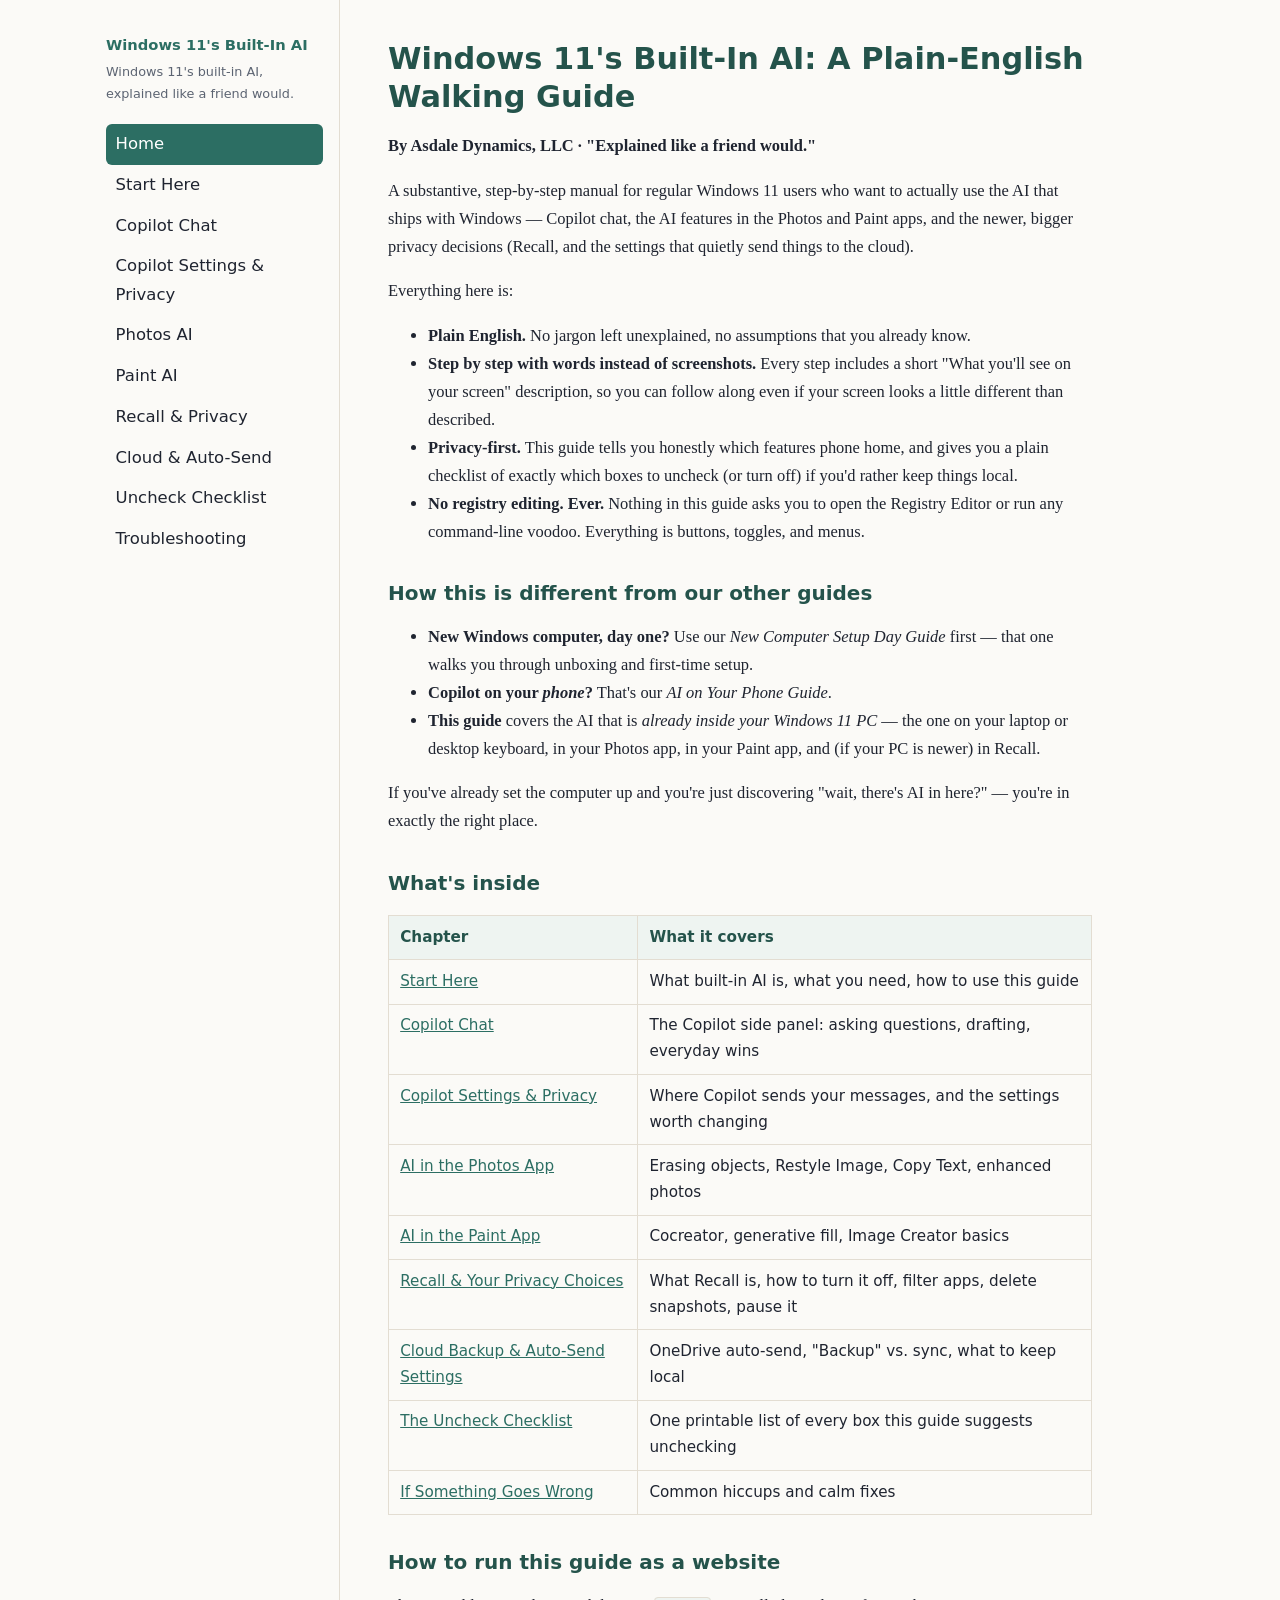
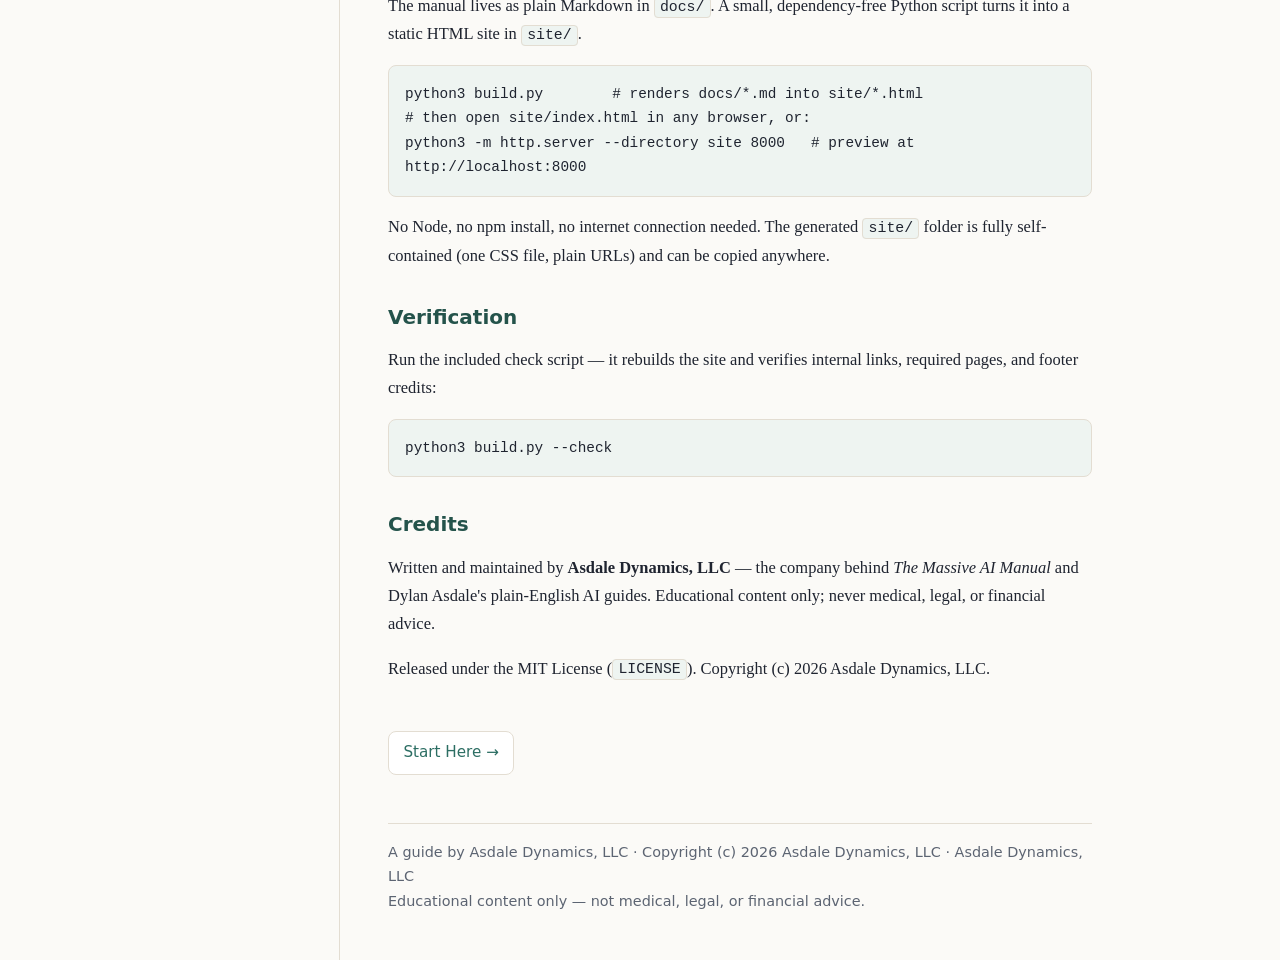
<file: site/index.html>
<!DOCTYPE html>
<html lang="en">
<head>
<meta charset="utf-8">
<meta name="viewport" content="width=device-width, initial-scale=1">
<title>Windows 11&#x27;s Built-In AI: A Plain-English Walking Guide · Windows 11's Built-In AI: A Plain-English Guide</title>
<link rel="stylesheet" href="assets/style.css">
</head>
<body>
<div class="layout">
<nav class="toc">
<div class="brand">Windows 11's Built-In AI</div>
<div class="brandline">Windows 11's built-in AI, explained like a friend would.</div>
<ol>
<li><a href="index.html" class="active">Home</a></li>
<li><a href="00-start-here.html">Start Here</a></li>
<li><a href="01-copilot-chat.html">Copilot Chat</a></li>
<li><a href="02-copilot-settings-and-privacy.html">Copilot Settings & Privacy</a></li>
<li><a href="03-photos-ai.html">Photos AI</a></li>
<li><a href="04-paint-ai.html">Paint AI</a></li>
<li><a href="05-recall-and-privacy.html">Recall & Privacy</a></li>
<li><a href="06-cloud-backup-and-auto-send.html">Cloud & Auto-Send</a></li>
<li><a href="07-uncheck-checklist.html">Uncheck Checklist</a></li>
<li><a href="08-troubleshooting.html">Troubleshooting</a></li>
</ol>
</nav>
<main>
<h1 id="windows-11-s-built-in-ai-a-plain-english-walking-guide">Windows 11&#x27;s Built-In AI: A Plain-English Walking Guide</h1>
<p><strong>By Asdale Dynamics, LLC · &quot;Explained like a friend would.&quot;</strong></p>
<p>A substantive, step-by-step manual for regular Windows 11 users who want to actually use the AI that ships with Windows — Copilot chat, the AI features in the Photos and Paint apps, and the newer, bigger privacy decisions (Recall, and the settings that quietly send things to the cloud).</p>
<p>Everything here is:</p>
<ul>
<li><strong>Plain English.</strong> No jargon left unexplained, no assumptions that you already know.</li>
<li><strong>Step by step with words instead of screenshots.</strong> Every step includes a short &quot;What you&#x27;ll see on your screen&quot; description, so you can follow along even if your screen looks a little different than described.</li>
<li><strong>Privacy-first.</strong> This guide tells you honestly which features phone home, and gives you a plain checklist of exactly which boxes to uncheck (or turn off) if you&#x27;d rather keep things local.</li>
<li><strong>No registry editing. Ever.</strong> Nothing in this guide asks you to open the Registry Editor or run any command-line voodoo. Everything is buttons, toggles, and menus.</li>
</ul>
<h2 id="how-this-is-different-from-our-other-guides">How this is different from our other guides</h2>
<ul>
<li><strong>New Windows computer, day one?</strong> Use our <em>New Computer Setup Day Guide</em> first — that one walks you through unboxing and first-time setup.</li>
<li><strong>Copilot on your <em>phone</em>?</strong> That&#x27;s our <em>AI on Your Phone Guide</em>.</li>
<li><strong>This guide</strong> covers the AI that is <em>already inside your Windows 11 PC</em> — the one on your laptop or desktop keyboard, in your Photos app, in your Paint app, and (if your PC is newer) in Recall.</li>
</ul>
<p>If you&#x27;ve already set the computer up and you&#x27;re just discovering &quot;wait, there&#x27;s AI in here?&quot; — you&#x27;re in exactly the right place.</p>
<h2 id="what-s-inside">What&#x27;s inside</h2>
<table><thead><tr><th>Chapter</th><th>What it covers</th></tr></thead><tbody><tr><td><a href="00-start-here.html">Start Here</a></td><td>What built-in AI is, what you need, how to use this guide</td></tr><tr><td><a href="01-copilot-chat.html">Copilot Chat</a></td><td>The Copilot side panel: asking questions, drafting, everyday wins</td></tr><tr><td><a href="02-copilot-settings-and-privacy.html">Copilot Settings &amp; Privacy</a></td><td>Where Copilot sends your messages, and the settings worth changing</td></tr><tr><td><a href="03-photos-ai.html">AI in the Photos App</a></td><td>Erasing objects, Restyle Image, Copy Text, enhanced photos</td></tr><tr><td><a href="04-paint-ai.html">AI in the Paint App</a></td><td>Cocreator, generative fill, Image Creator basics</td></tr><tr><td><a href="05-recall-and-privacy.html">Recall &amp; Your Privacy Choices</a></td><td>What Recall is, how to turn it off, filter apps, delete snapshots, pause it</td></tr><tr><td><a href="06-cloud-backup-and-auto-send.html">Cloud Backup &amp; Auto-Send Settings</a></td><td>OneDrive auto-send, &quot;Backup&quot; vs. sync, what to keep local</td></tr><tr><td><a href="07-uncheck-checklist.html">The Uncheck Checklist</a></td><td>One printable list of every box this guide suggests unchecking</td></tr><tr><td><a href="08-troubleshooting.html">If Something Goes Wrong</a></td><td>Common hiccups and calm fixes</td></tr></tbody></table>
<h2 id="how-to-run-this-guide-as-a-website">How to run this guide as a website</h2>
<p>The manual lives as plain Markdown in <code>docs/</code>. A small, dependency-free Python script turns it into a static HTML site in <code>site/</code>.</p>
<pre><code class="language-bash">python3 build.py        # renders docs/*.md into site/*.html
# then open site/index.html in any browser, or:
python3 -m http.server --directory site 8000   # preview at http://localhost:8000</code></pre>
<p>No Node, no npm install, no internet connection needed. The generated <code>site/</code> folder is fully self-contained (one CSS file, plain URLs) and can be copied anywhere.</p>
<h2 id="verification">Verification</h2>
<p>Run the included check script — it rebuilds the site and verifies internal links, required pages, and footer credits:</p>
<pre><code class="language-bash">python3 build.py --check</code></pre>
<h2 id="credits">Credits</h2>
<p>Written and maintained by <strong>Asdale Dynamics, LLC</strong> — the company behind <em>The Massive AI Manual</em> and Dylan Asdale&#x27;s plain-English AI guides. Educational content only; never medical, legal, or financial advice.</p>
<p>Released under the MIT License (<code>LICENSE</code>). Copyright (c) 2026 Asdale Dynamics, LLC.</p>
<div class="pn"><a href="00-start-here.html">Start Here &rarr;</a></div>
<footer>
A guide by Asdale Dynamics, LLC · Copyright (c) 2026 Asdale Dynamics, LLC · Asdale Dynamics, LLC
<br>Educational content only — not medical, legal, or financial advice.
</footer>
</main>
</div>
</body>
</html>
</file>
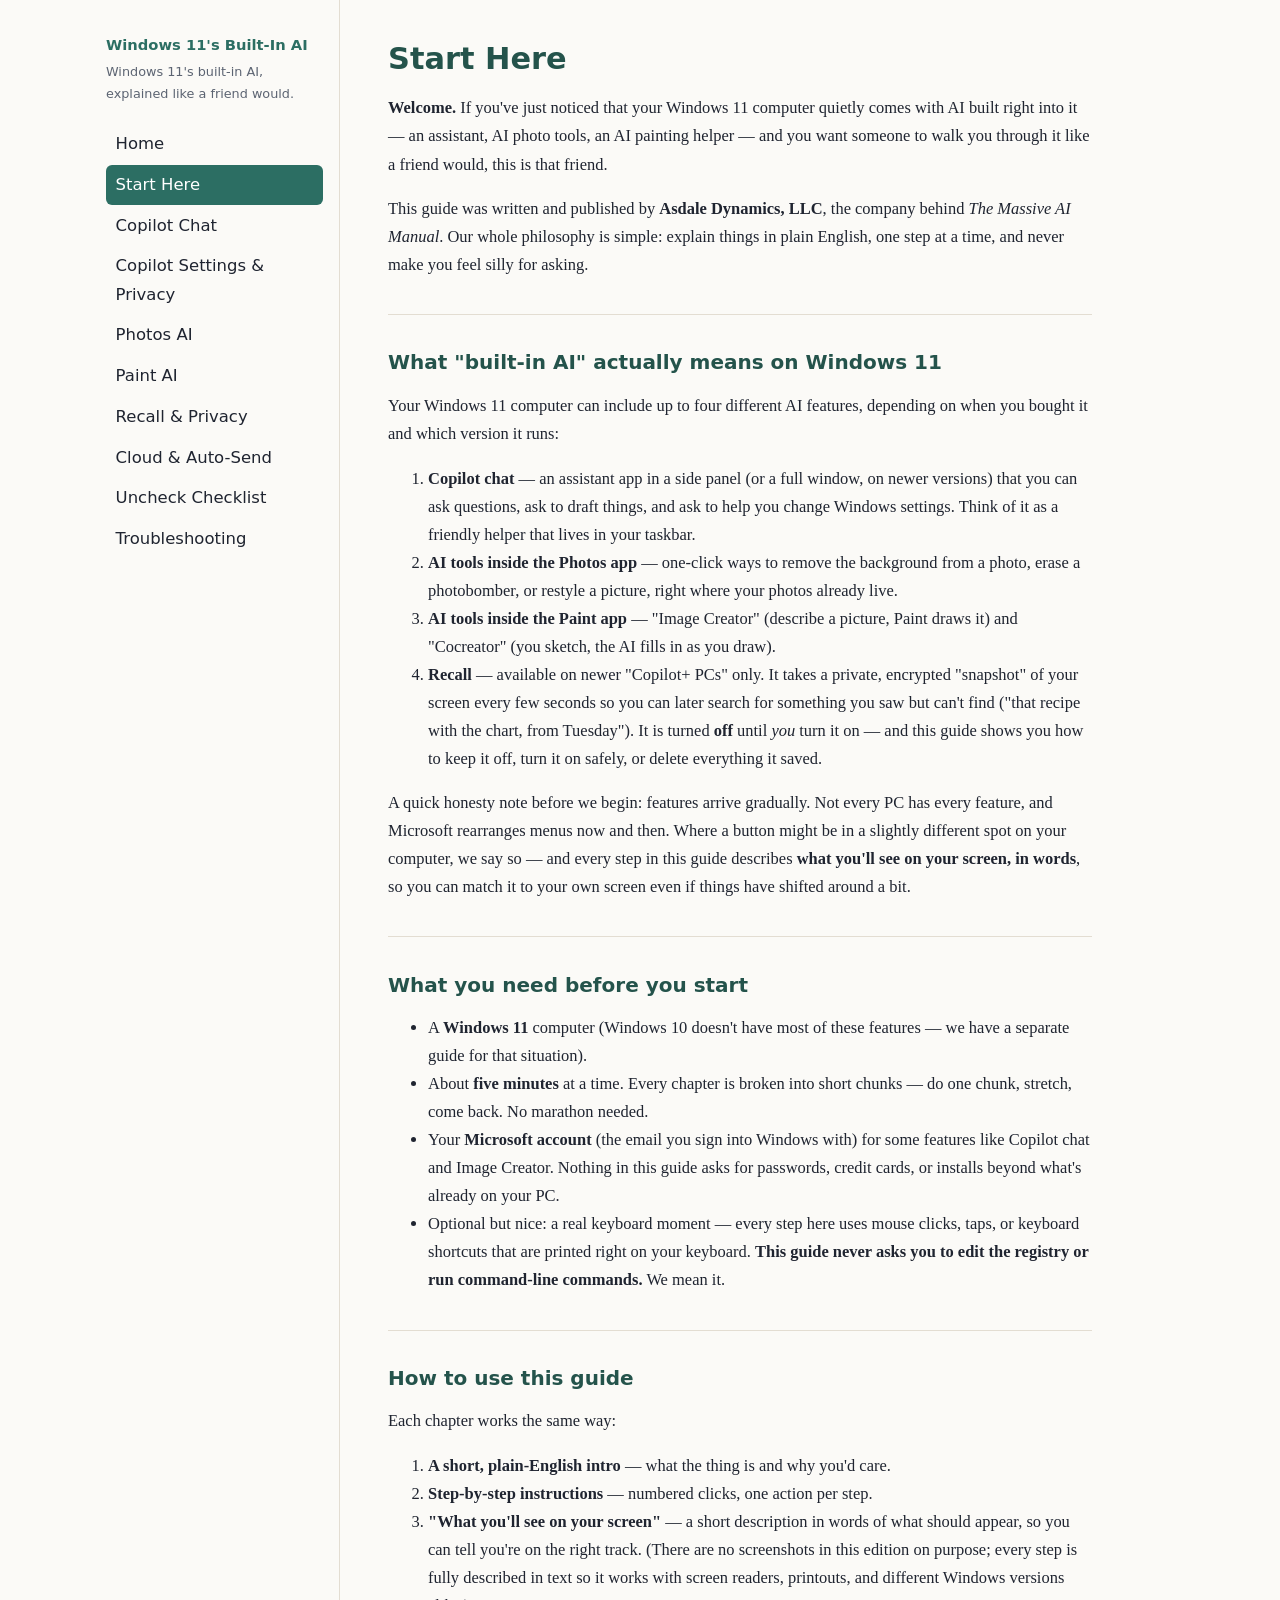
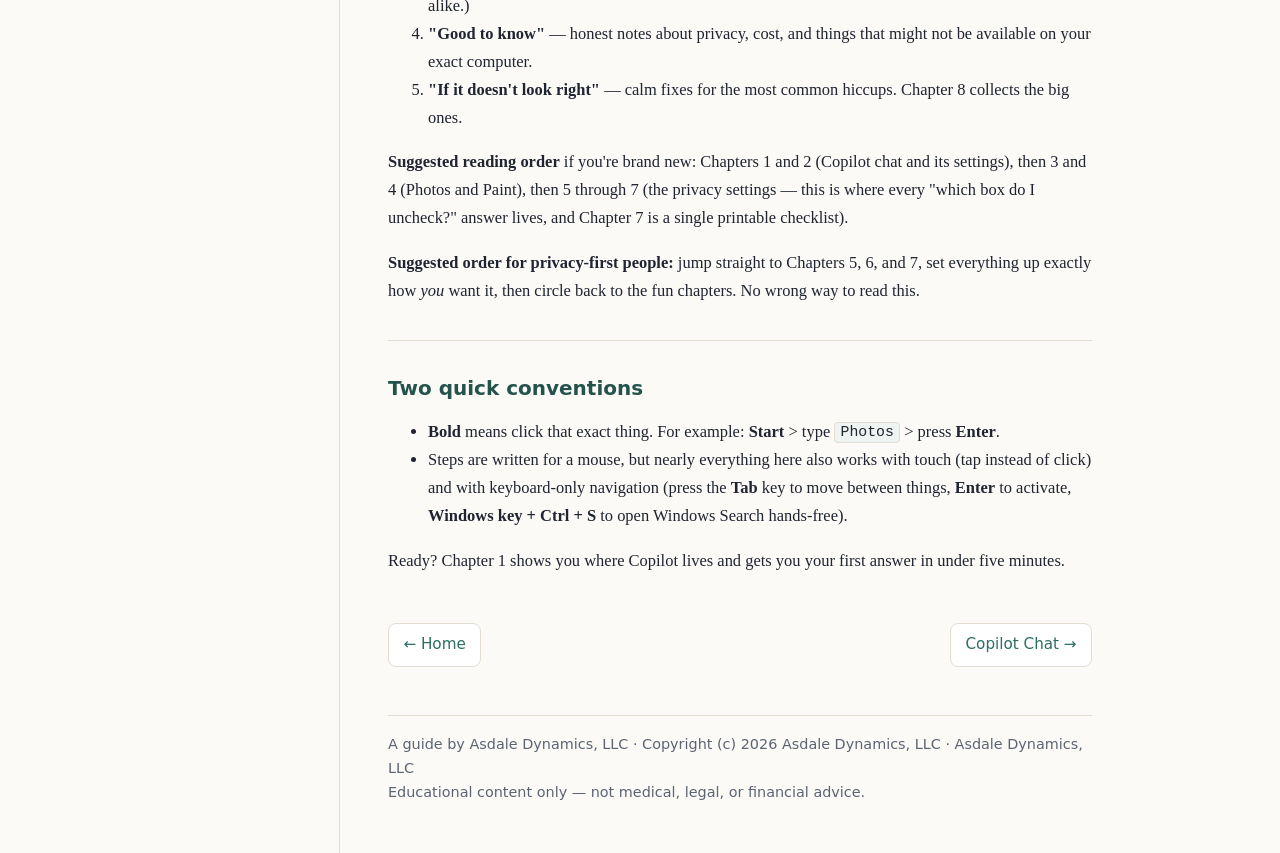
<file: site/00-start-here.html>
<!DOCTYPE html>
<html lang="en">
<head>
<meta charset="utf-8">
<meta name="viewport" content="width=device-width, initial-scale=1">
<title>Start Here · Windows 11's Built-In AI: A Plain-English Guide</title>
<link rel="stylesheet" href="assets/style.css">
</head>
<body>
<div class="layout">
<nav class="toc">
<div class="brand">Windows 11's Built-In AI</div>
<div class="brandline">Windows 11's built-in AI, explained like a friend would.</div>
<ol>
<li><a href="index.html">Home</a></li>
<li><a href="00-start-here.html" class="active">Start Here</a></li>
<li><a href="01-copilot-chat.html">Copilot Chat</a></li>
<li><a href="02-copilot-settings-and-privacy.html">Copilot Settings & Privacy</a></li>
<li><a href="03-photos-ai.html">Photos AI</a></li>
<li><a href="04-paint-ai.html">Paint AI</a></li>
<li><a href="05-recall-and-privacy.html">Recall & Privacy</a></li>
<li><a href="06-cloud-backup-and-auto-send.html">Cloud & Auto-Send</a></li>
<li><a href="07-uncheck-checklist.html">Uncheck Checklist</a></li>
<li><a href="08-troubleshooting.html">Troubleshooting</a></li>
</ol>
</nav>
<main>
<h1 id="start-here">Start Here</h1>
<p><strong>Welcome.</strong> If you&#x27;ve just noticed that your Windows 11 computer quietly comes with AI built right into it — an assistant, AI photo tools, an AI painting helper — and you want someone to walk you through it like a friend would, this is that friend.</p>
<p>This guide was written and published by <strong>Asdale Dynamics, LLC</strong>, the company behind <em>The Massive AI Manual</em>. Our whole philosophy is simple: explain things in plain English, one step at a time, and never make you feel silly for asking.</p>
<hr>
<h2 id="what-built-in-ai-actually-means-on-windows-11">What &quot;built-in AI&quot; actually means on Windows 11</h2>
<p>Your Windows 11 computer can include up to four different AI features, depending on when you bought it and which version it runs:</p>
<ol>
<li><strong>Copilot chat</strong> — an assistant app in a side panel (or a full window, on newer versions) that you can ask questions, ask to draft things, and ask to help you change Windows settings. Think of it as a friendly helper that lives in your taskbar.</li>
<li><strong>AI tools inside the Photos app</strong> — one-click ways to remove the background from a photo, erase a photobomber, or restyle a picture, right where your photos already live.</li>
<li><strong>AI tools inside the Paint app</strong> — &quot;Image Creator&quot; (describe a picture, Paint draws it) and &quot;Cocreator&quot; (you sketch, the AI fills in as you draw).</li>
<li><strong>Recall</strong> — available on newer &quot;Copilot+ PCs&quot; only. It takes a private, encrypted &quot;snapshot&quot; of your screen every few seconds so you can later search for something you saw but can&#x27;t find (&quot;that recipe with the chart, from Tuesday&quot;). It is turned <strong>off</strong> until <em>you</em> turn it on — and this guide shows you how to keep it off, turn it on safely, or delete everything it saved.</li>
</ol>
<p>A quick honesty note before we begin: features arrive gradually. Not every PC has every feature, and Microsoft rearranges menus now and then. Where a button might be in a slightly different spot on your computer, we say so — and every step in this guide describes <strong>what you&#x27;ll see on your screen, in words</strong>, so you can match it to your own screen even if things have shifted around a bit.</p>
<hr>
<h2 id="what-you-need-before-you-start">What you need before you start</h2>
<ul>
<li>A <strong>Windows 11</strong> computer (Windows 10 doesn&#x27;t have most of these features — we have a separate guide for that situation).</li>
<li>About <strong>five minutes</strong> at a time. Every chapter is broken into short chunks — do one chunk, stretch, come back. No marathon needed.</li>
<li>Your <strong>Microsoft account</strong> (the email you sign into Windows with) for some features like Copilot chat and Image Creator. Nothing in this guide asks for passwords, credit cards, or installs beyond what&#x27;s already on your PC.</li>
<li>Optional but nice: a real keyboard moment — every step here uses mouse clicks, taps, or keyboard shortcuts that are printed right on your keyboard. <strong>This guide never asks you to edit the registry or run command-line commands.</strong> We mean it.</li>
</ul>
<hr>
<h2 id="how-to-use-this-guide">How to use this guide</h2>
<p>Each chapter works the same way:</p>
<ol>
<li><strong>A short, plain-English intro</strong> — what the thing is and why you&#x27;d care.</li>
<li><strong>Step-by-step instructions</strong> — numbered clicks, one action per step.</li>
<li><strong>&quot;What you&#x27;ll see on your screen&quot;</strong> — a short description in words of what should appear, so you can tell you&#x27;re on the right track. (There are no screenshots in this edition on purpose; every step is fully described in text so it works with screen readers, printouts, and different Windows versions alike.)</li>
<li><strong>&quot;Good to know&quot;</strong> — honest notes about privacy, cost, and things that might not be available on your exact computer.</li>
<li><strong>&quot;If it doesn&#x27;t look right&quot;</strong> — calm fixes for the most common hiccups. Chapter 8 collects the big ones.</li>
</ol>
<p><strong>Suggested reading order</strong> if you&#x27;re brand new: Chapters 1 and 2 (Copilot chat and its settings), then 3 and 4 (Photos and Paint), then 5 through 7 (the privacy settings — this is where every &quot;which box do I uncheck?&quot; answer lives, and Chapter 7 is a single printable checklist).</p>
<p><strong>Suggested order for privacy-first people:</strong> jump straight to Chapters 5, 6, and 7, set everything up exactly how <em>you</em> want it, then circle back to the fun chapters. No wrong way to read this.</p>
<hr>
<h2 id="two-quick-conventions">Two quick conventions</h2>
<ul>
<li><strong>Bold</strong> means click that exact thing. For example: <strong>Start</strong> &gt; type <code>Photos</code> &gt; press <strong>Enter</strong>.</li>
<li>Steps are written for a mouse, but nearly everything here also works with touch (tap instead of click) and with keyboard-only navigation (press the <strong>Tab</strong> key to move between things, <strong>Enter</strong> to activate, <strong>Windows key + Ctrl + S</strong> to open Windows Search hands-free).</li>
</ul>
<p>Ready? Chapter 1 shows you where Copilot lives and gets you your first answer in under five minutes.</p>
<div class="pn"><a href="index.html">&larr; Home</a><a href="01-copilot-chat.html">Copilot Chat &rarr;</a></div>
<footer>
A guide by Asdale Dynamics, LLC · Copyright (c) 2026 Asdale Dynamics, LLC · Asdale Dynamics, LLC
<br>Educational content only — not medical, legal, or financial advice.
</footer>
</main>
</div>
</body>
</html>
</file>
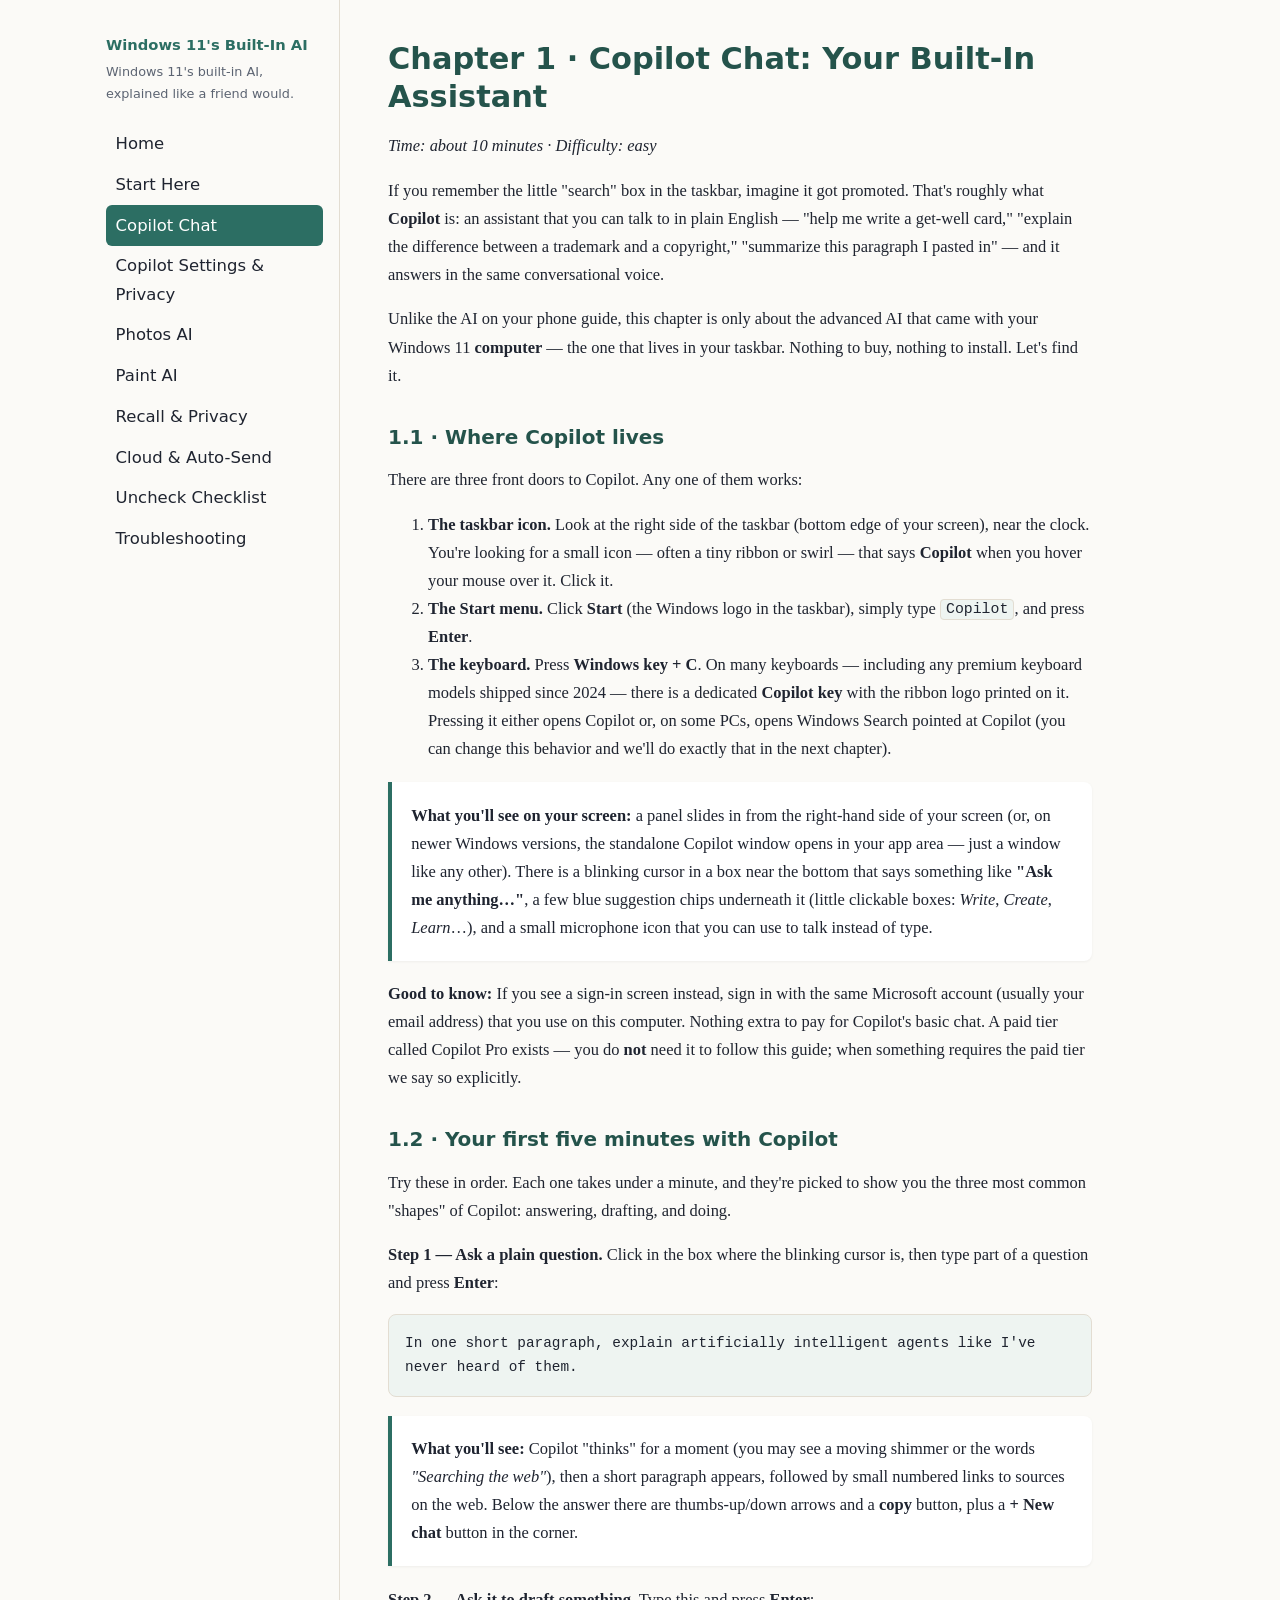
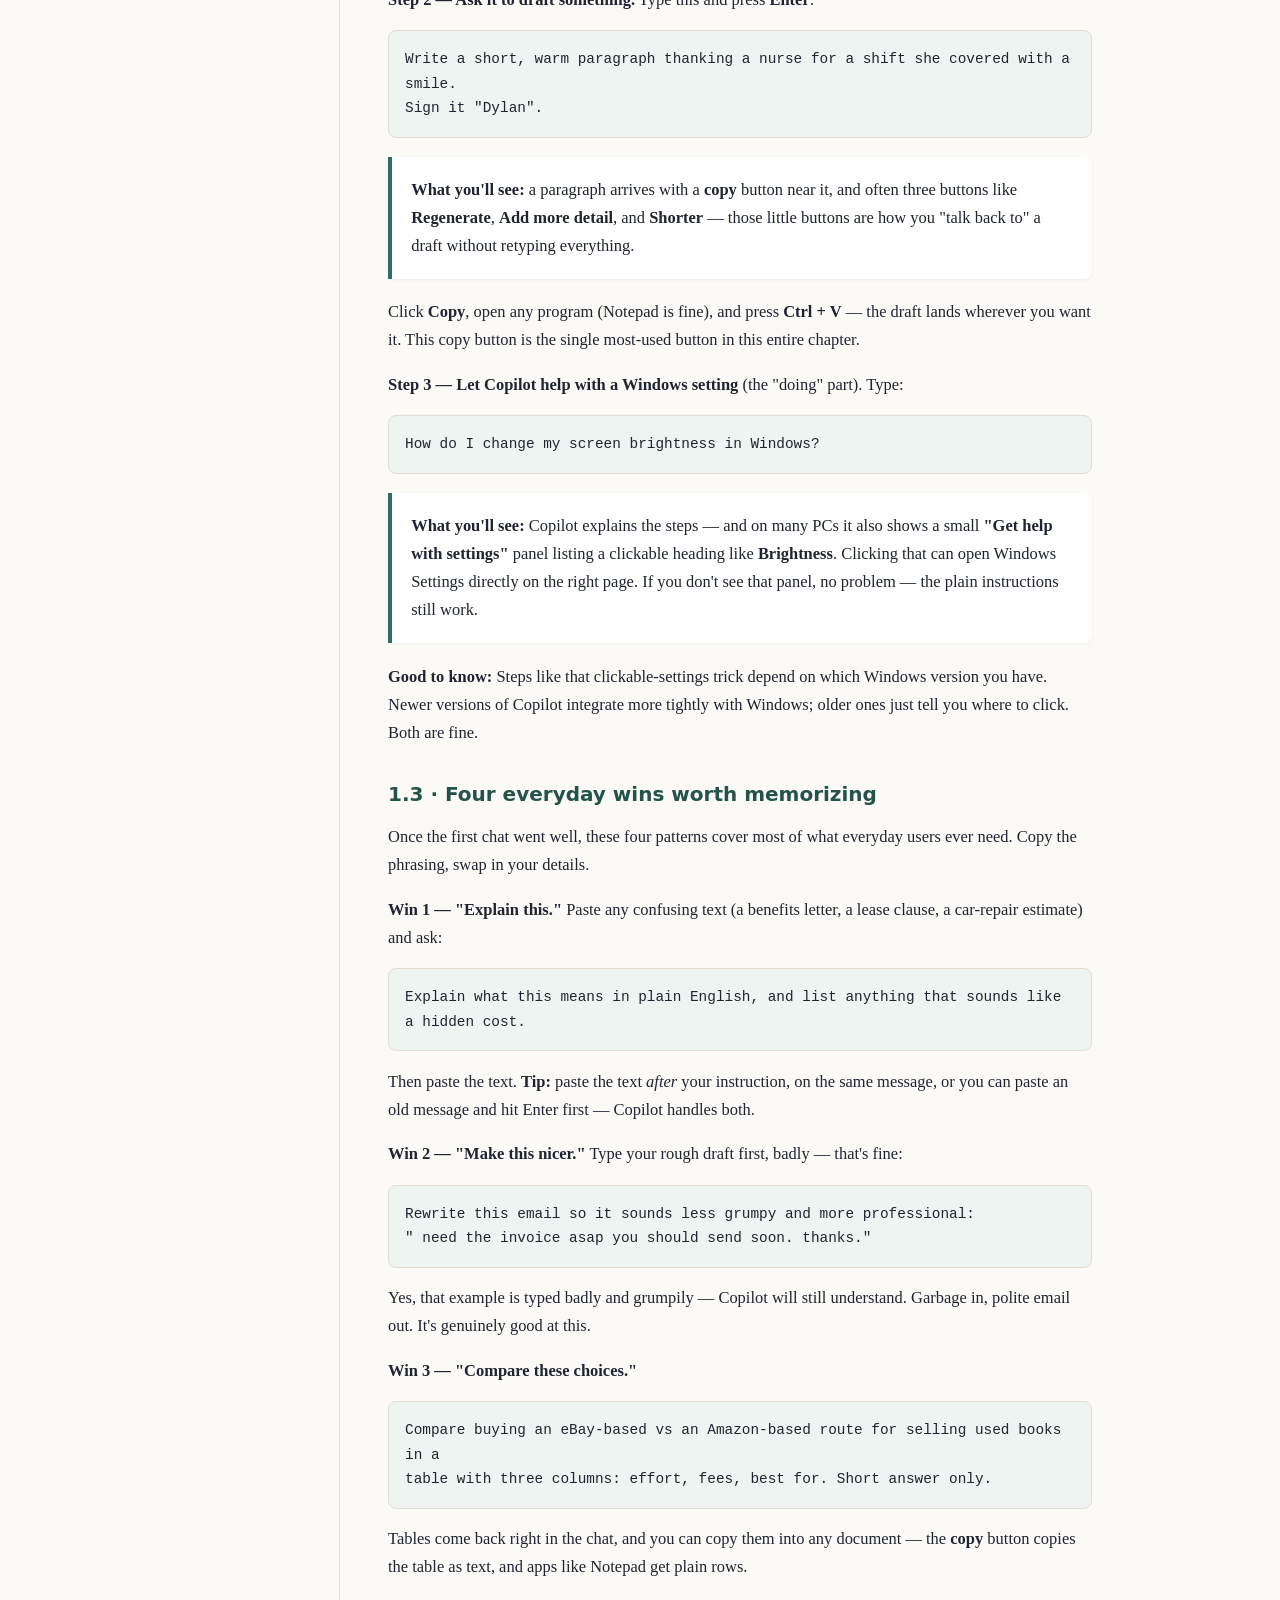
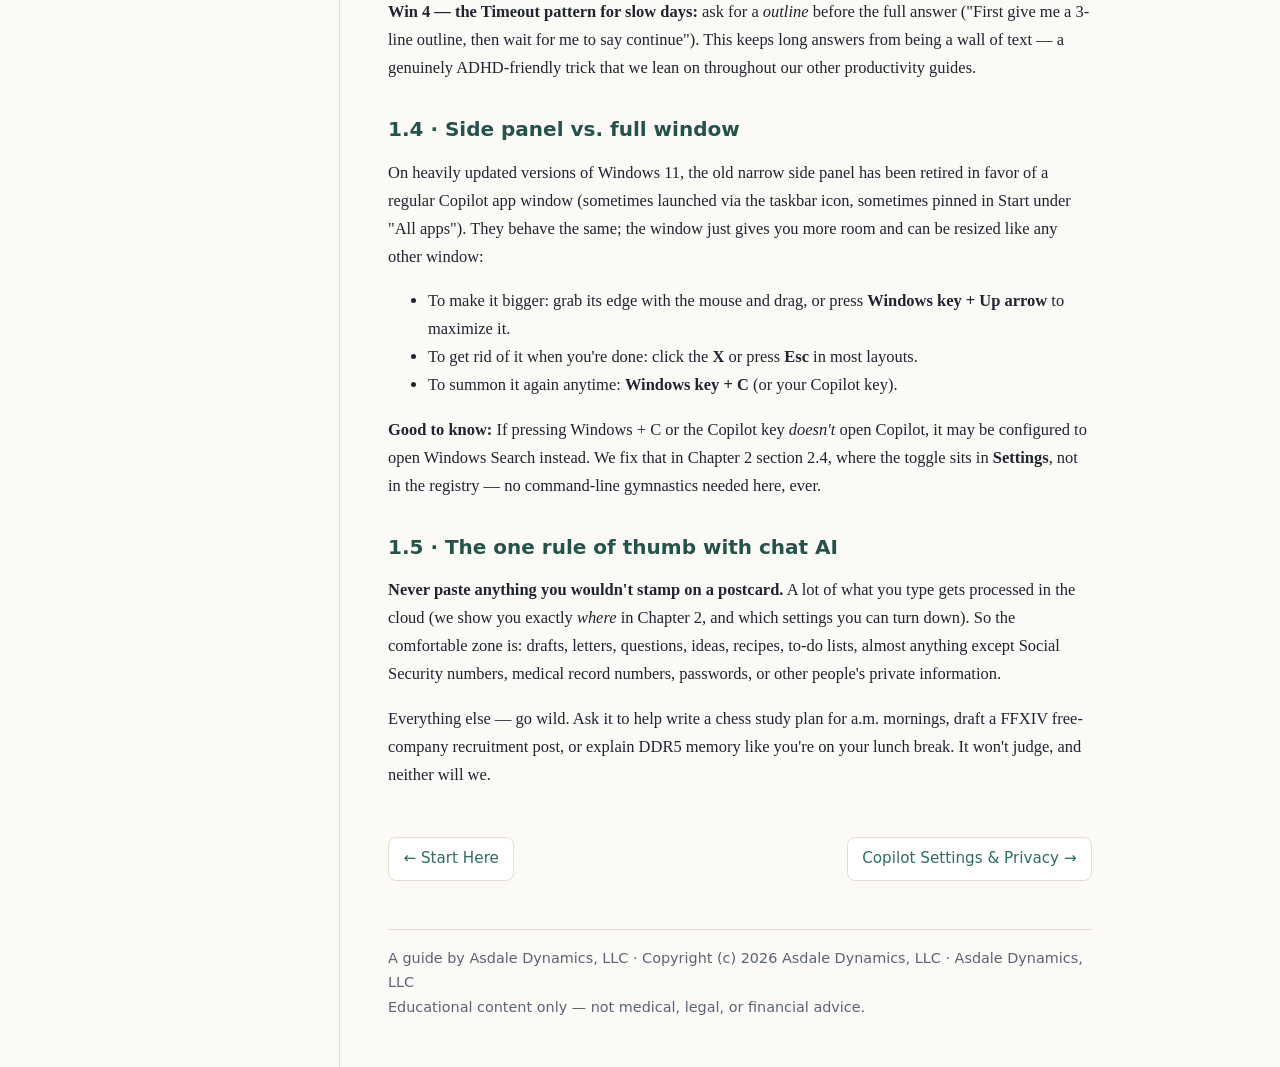
<file: site/01-copilot-chat.html>
<!DOCTYPE html>
<html lang="en">
<head>
<meta charset="utf-8">
<meta name="viewport" content="width=device-width, initial-scale=1">
<title>Chapter 1 · Copilot Chat: Your Built-In Assistant · Windows 11's Built-In AI: A Plain-English Guide</title>
<link rel="stylesheet" href="assets/style.css">
</head>
<body>
<div class="layout">
<nav class="toc">
<div class="brand">Windows 11's Built-In AI</div>
<div class="brandline">Windows 11's built-in AI, explained like a friend would.</div>
<ol>
<li><a href="index.html">Home</a></li>
<li><a href="00-start-here.html">Start Here</a></li>
<li><a href="01-copilot-chat.html" class="active">Copilot Chat</a></li>
<li><a href="02-copilot-settings-and-privacy.html">Copilot Settings & Privacy</a></li>
<li><a href="03-photos-ai.html">Photos AI</a></li>
<li><a href="04-paint-ai.html">Paint AI</a></li>
<li><a href="05-recall-and-privacy.html">Recall & Privacy</a></li>
<li><a href="06-cloud-backup-and-auto-send.html">Cloud & Auto-Send</a></li>
<li><a href="07-uncheck-checklist.html">Uncheck Checklist</a></li>
<li><a href="08-troubleshooting.html">Troubleshooting</a></li>
</ol>
</nav>
<main>
<h1 id="chapter-1-copilot-chat-your-built-in-assistant">Chapter 1 · Copilot Chat: Your Built-In Assistant</h1>
<p><em>Time: about 10 minutes · Difficulty: easy</em></p>
<p>If you remember the little &quot;search&quot; box in the taskbar, imagine it got promoted. That&#x27;s roughly what <strong>Copilot</strong> is: an assistant that you can talk to in plain English — &quot;help me write a get-well card,&quot; &quot;explain the difference between a trademark and a copyright,&quot; &quot;summarize this paragraph I pasted in&quot; — and it answers in the same conversational voice.</p>
<p>Unlike the AI on your phone guide, this chapter is only about the advanced AI that came with your Windows 11 <strong>computer</strong> — the one that lives in your taskbar. Nothing to buy, nothing to install. Let&#x27;s find it.</p>
<h2 id="1-1-where-copilot-lives">1.1 · Where Copilot lives</h2>
<p>There are three front doors to Copilot. Any one of them works:</p>
<ol>
<li><strong>The taskbar icon.</strong> Look at the right side of the taskbar (bottom edge of your screen), near the clock. You&#x27;re looking for a small icon — often a tiny ribbon or swirl — that says <strong>Copilot</strong> when you hover your mouse over it. Click it.</li>
<li><strong>The Start menu.</strong> Click <strong>Start</strong> (the Windows logo in the taskbar), simply type <code>Copilot</code>, and press <strong>Enter</strong>.</li>
<li><strong>The keyboard.</strong> Press <strong>Windows key + C</strong>. On many keyboards — including any premium keyboard models shipped since 2024 — there is a dedicated <strong>Copilot key</strong> with the ribbon logo printed on it. Pressing it either opens Copilot or, on some PCs, opens Windows Search pointed at Copilot (you can change this behavior and we&#x27;ll do exactly that in the next chapter).</li>
</ol>
<blockquote><p><strong>What you&#x27;ll see on your screen:</strong> a panel slides in from the right-hand side of your screen (or, on newer Windows versions, the standalone Copilot window opens in your app area — just a window like any other). There is a blinking cursor in a box near the bottom that says something like <strong>&quot;Ask me anything…&quot;</strong>, a few blue suggestion chips underneath it (little clickable boxes: <em>Write</em>, <em>Create</em>, <em>Learn</em>…), and a small microphone icon that you can use to talk instead of type.</p></blockquote>
<p><strong>Good to know:</strong> If you see a sign-in screen instead, sign in with the same Microsoft account (usually your email address) that you use on this computer. Nothing extra to pay for Copilot&#x27;s basic chat. A paid tier called Copilot Pro exists — you do <strong>not</strong> need it to follow this guide; when something requires the paid tier we say so explicitly.</p>
<h2 id="1-2-your-first-five-minutes-with-copilot">1.2 · Your first five minutes with Copilot</h2>
<p>Try these in order. Each one takes under a minute, and they&#x27;re picked to show you the three most common &quot;shapes&quot; of Copilot: answering, drafting, and doing.</p>
<p><strong>Step 1 — Ask a plain question.</strong> Click in the box where the blinking cursor is, then type part of a question and press <strong>Enter</strong>:</p>
<pre><code>In one short paragraph, explain artificially intelligent agents like I&#x27;ve never heard of them.</code></pre>
<blockquote><p><strong>What you&#x27;ll see:</strong> Copilot &quot;thinks&quot; for a moment (you may see a moving shimmer or the words <em>&quot;Searching the web&quot;</em>), then a short paragraph appears, followed by small numbered links to sources on the web. Below the answer there are thumbs-up/down arrows and a <strong>copy</strong> button, plus a <strong>+ New chat</strong> button in the corner.</p></blockquote>
<p><strong>Step 2 — Ask it to draft something.</strong> Type this and press <strong>Enter</strong>:</p>
<pre><code>Write a short, warm paragraph thanking a nurse for a shift she covered with a smile.
Sign it &quot;Dylan&quot;.</code></pre>
<blockquote><p><strong>What you&#x27;ll see:</strong> a paragraph arrives with a <strong>copy</strong> button near it, and often three buttons like <strong>Regenerate</strong>, <strong>Add more detail</strong>, and <strong>Shorter</strong> — those little buttons are how you &quot;talk back to&quot; a draft without retyping everything.</p></blockquote>
<p>Click <strong>Copy</strong>, open any program (Notepad is fine), and press <strong>Ctrl + V</strong> — the draft lands wherever you want it. This copy button is the single most-used button in this entire chapter.</p>
<p><strong>Step 3 — Let Copilot help with a Windows setting</strong> (the &quot;doing&quot; part). Type:</p>
<pre><code>How do I change my screen brightness in Windows?</code></pre>
<blockquote><p><strong>What you&#x27;ll see:</strong> Copilot explains the steps — and on many PCs it also shows a small <strong>&quot;Get help with settings&quot;</strong> panel listing a clickable heading like <strong>Brightness</strong>. Clicking that can open Windows Settings directly on the right page. If you don&#x27;t see that panel, no problem — the plain instructions still work.</p></blockquote>
<p><strong>Good to know:</strong> Steps like that clickable-settings trick depend on which Windows version you have. Newer versions of Copilot integrate more tightly with Windows; older ones just tell you where to click. Both are fine.</p>
<h2 id="1-3-four-everyday-wins-worth-memorizing">1.3 · Four everyday wins worth memorizing</h2>
<p>Once the first chat went well, these four patterns cover most of what everyday users ever need. Copy the phrasing, swap in your details.</p>
<p><strong>Win 1 — &quot;Explain this.&quot;</strong> Paste any confusing text (a benefits letter, a lease clause, a car-repair estimate) and ask:</p>
<pre><code>Explain what this means in plain English, and list anything that sounds like a hidden cost.</code></pre>
<p>Then paste the text. <strong>Tip:</strong> paste the text <em>after</em> your instruction, on the same message, or you can paste an old message and hit Enter first — Copilot handles both.</p>
<p><strong>Win 2 — &quot;Make this nicer.&quot;</strong> Type your rough draft first, badly — that&#x27;s fine:</p>
<pre><code>Rewrite this email so it sounds less grumpy and more professional:
&quot; need the invoice asap you should send soon. thanks.&quot;</code></pre>
<p>Yes, that example is typed badly and grumpily — Copilot will still understand. Garbage in, polite email out. It&#x27;s genuinely good at this.</p>
<p><strong>Win 3 — &quot;Compare these choices.&quot;</strong></p>
<pre><code>Compare buying an eBay-based vs an Amazon-based route for selling used books in a
table with three columns: effort, fees, best for. Short answer only.</code></pre>
<p>Tables come back right in the chat, and you can copy them into any document — the <strong>copy</strong> button copies the table as text, and apps like Notepad get plain rows.</p>
<p><strong>Win 4 — the Timeout pattern for slow days:</strong> ask for a <em>outline</em> before the full answer (&quot;First give me a 3-line outline, then wait for me to say continue&quot;). This keeps long answers from being a wall of text — a genuinely ADHD-friendly trick that we lean on throughout our other productivity guides.</p>
<h2 id="1-4-side-panel-vs-full-window">1.4 · Side panel vs. full window</h2>
<p>On heavily updated versions of Windows 11, the old narrow side panel has been retired in favor of a regular Copilot app window (sometimes launched via the taskbar icon, sometimes pinned in Start under &quot;All apps&quot;). They behave the same; the window just gives you more room and can be resized like any other window:</p>
<ul>
<li>To make it bigger: grab its edge with the mouse and drag, or press <strong>Windows key + Up arrow</strong> to maximize it.</li>
<li>To get rid of it when you&#x27;re done: click the <strong>X</strong> or press <strong>Esc</strong> in most layouts.</li>
<li>To summon it again anytime: <strong>Windows key + C</strong> (or your Copilot key).</li>
</ul>
<p><strong>Good to know:</strong> If pressing Windows + C or the Copilot key <em>doesn&#x27;t</em> open Copilot, it may be configured to open Windows Search instead. We fix that in Chapter 2 section 2.4, where the toggle sits in <strong>Settings</strong>, not in the registry — no command-line gymnastics needed here, ever.</p>
<h2 id="1-5-the-one-rule-of-thumb-with-chat-ai">1.5 · The one rule of thumb with chat AI</h2>
<p><strong>Never paste anything you wouldn&#x27;t stamp on a postcard.</strong> A lot of what you type gets processed in the cloud (we show you exactly <em>where</em> in Chapter 2, and which settings you can turn down). So the comfortable zone is: drafts, letters, questions, ideas, recipes, to-do lists, almost anything except Social Security numbers, medical record numbers, passwords, or other people&#x27;s private information.</p>
<p>Everything else — go wild. Ask it to help write a chess study plan for a.m. mornings, draft a FFXIV free-company recruitment post, or explain DDR5 memory like you&#x27;re on your lunch break. It won&#x27;t judge, and neither will we.</p>
<div class="pn"><a href="00-start-here.html">&larr; Start Here</a><a href="02-copilot-settings-and-privacy.html">Copilot Settings & Privacy &rarr;</a></div>
<footer>
A guide by Asdale Dynamics, LLC · Copyright (c) 2026 Asdale Dynamics, LLC · Asdale Dynamics, LLC
<br>Educational content only — not medical, legal, or financial advice.
</footer>
</main>
</div>
</body>
</html>
</file>
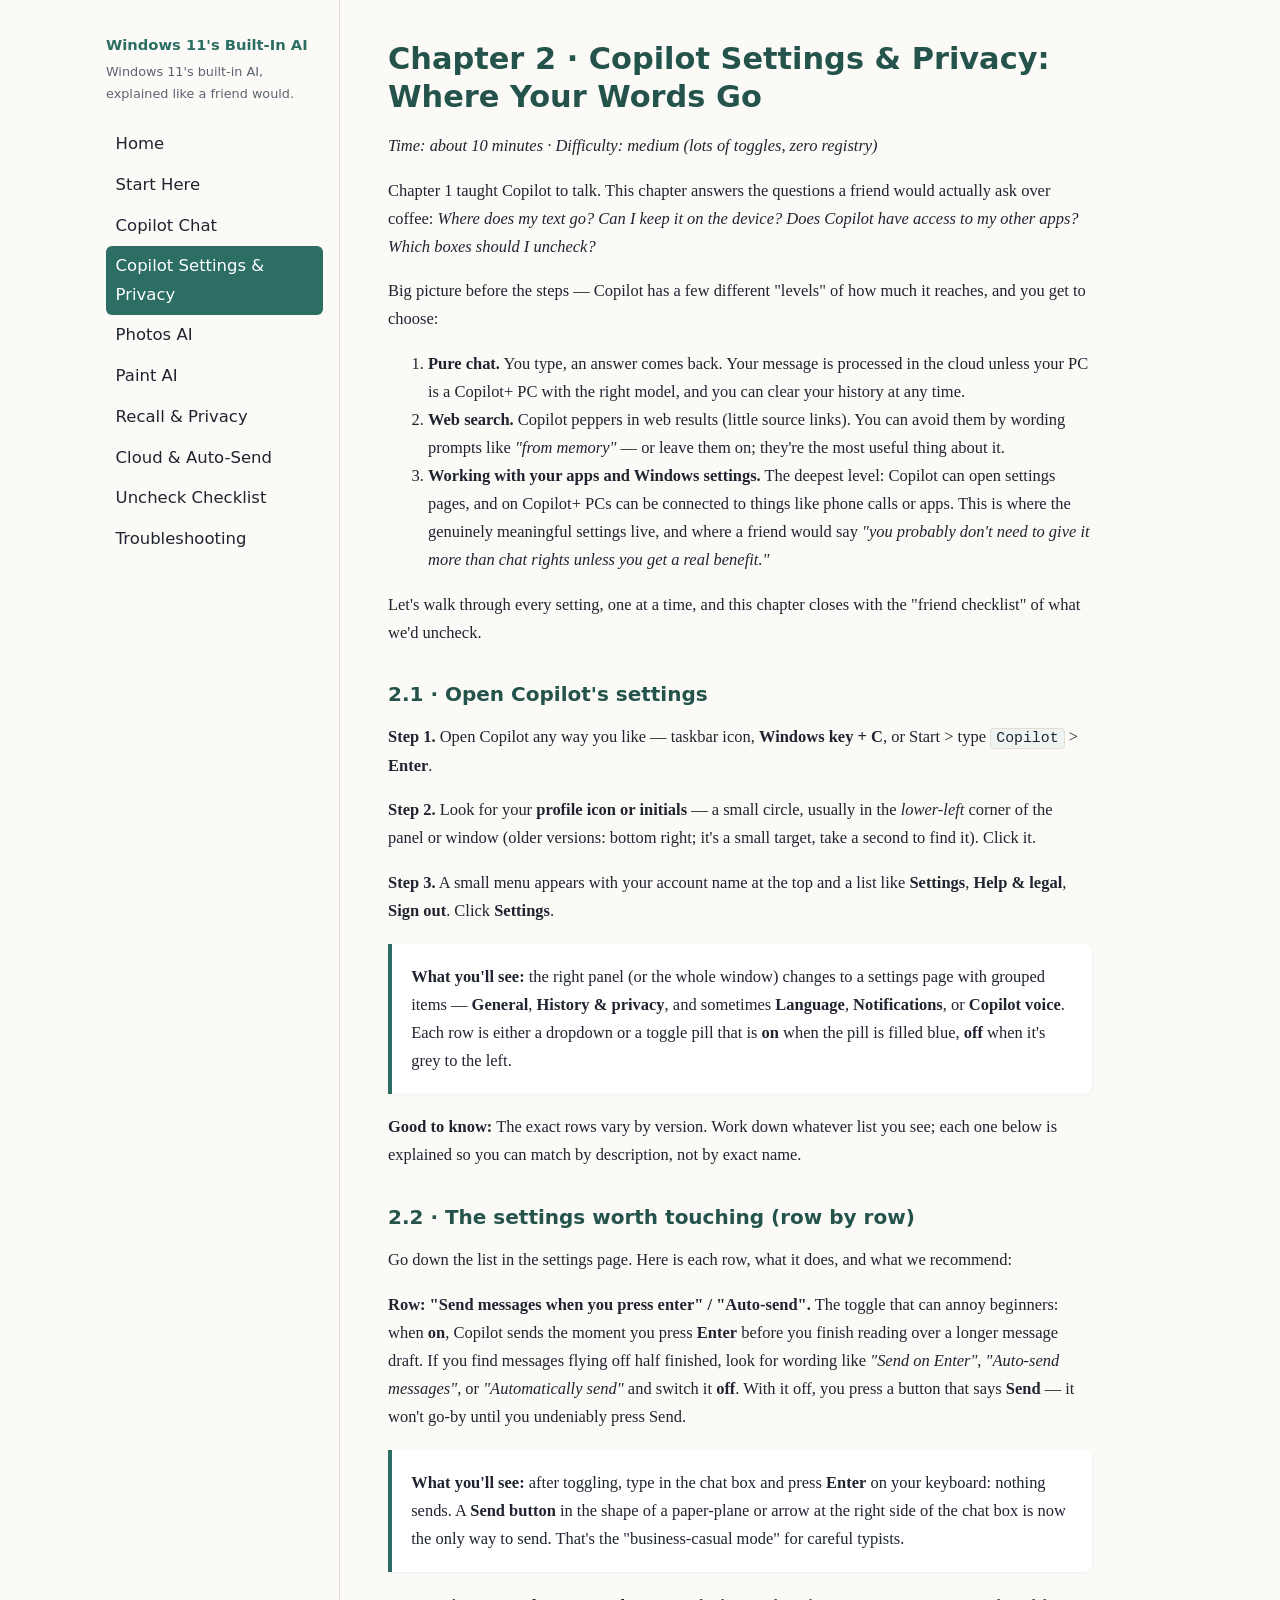
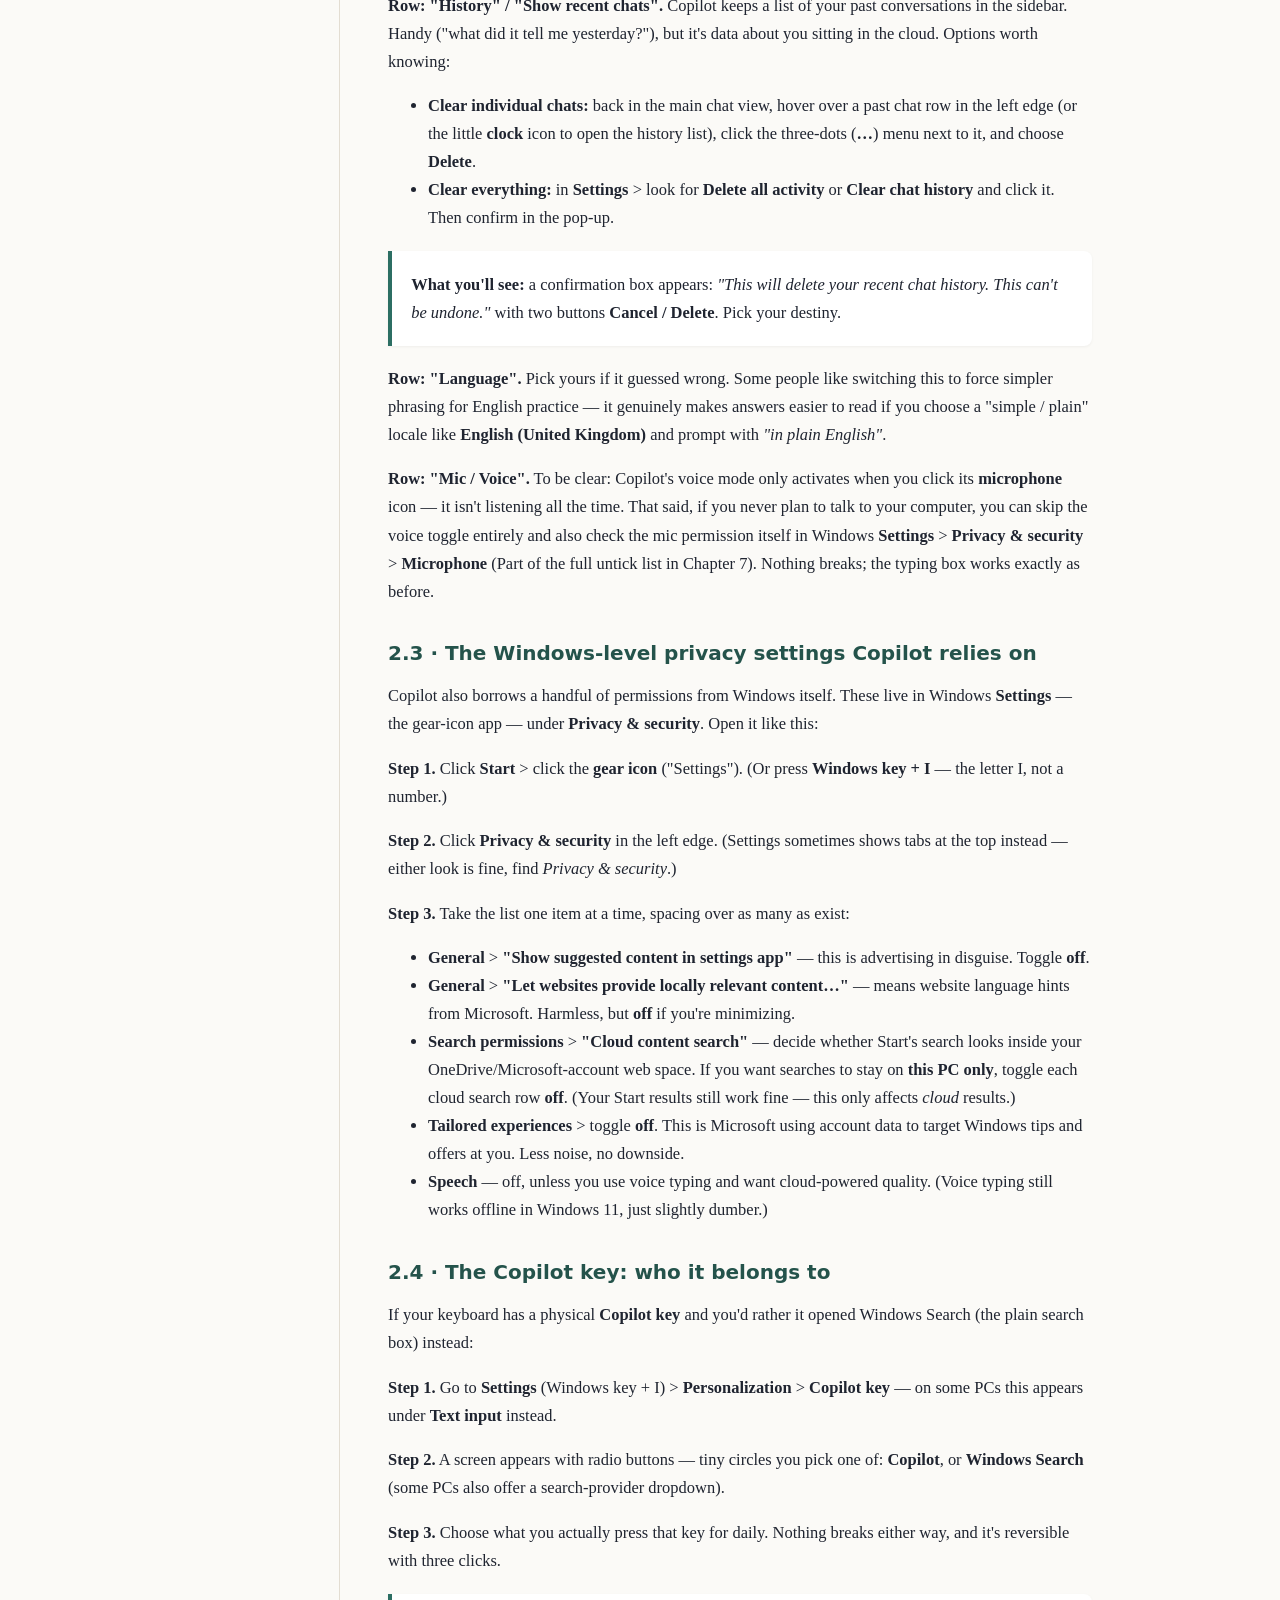
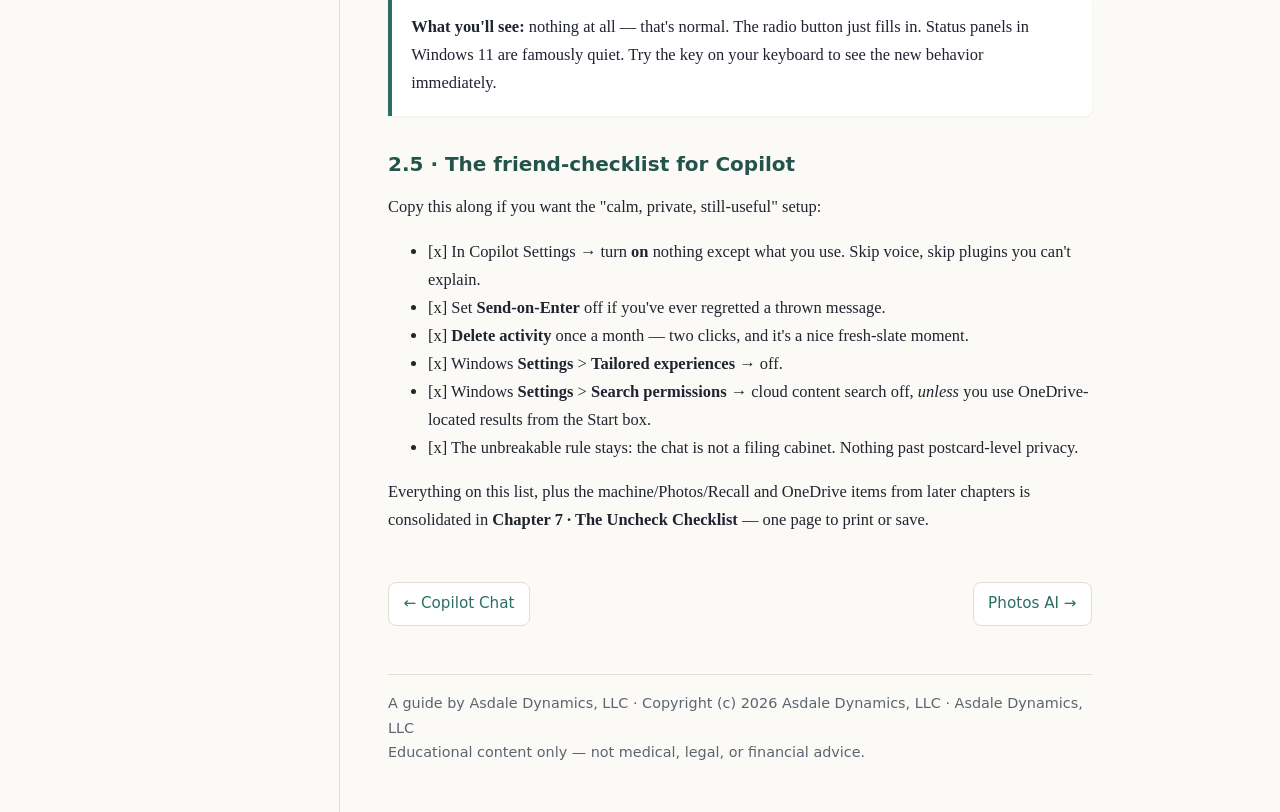
<file: site/02-copilot-settings-and-privacy.html>
<!DOCTYPE html>
<html lang="en">
<head>
<meta charset="utf-8">
<meta name="viewport" content="width=device-width, initial-scale=1">
<title>Chapter 2 · Copilot Settings &amp; Privacy: Where Your Words Go · Windows 11's Built-In AI: A Plain-English Guide</title>
<link rel="stylesheet" href="assets/style.css">
</head>
<body>
<div class="layout">
<nav class="toc">
<div class="brand">Windows 11's Built-In AI</div>
<div class="brandline">Windows 11's built-in AI, explained like a friend would.</div>
<ol>
<li><a href="index.html">Home</a></li>
<li><a href="00-start-here.html">Start Here</a></li>
<li><a href="01-copilot-chat.html">Copilot Chat</a></li>
<li><a href="02-copilot-settings-and-privacy.html" class="active">Copilot Settings & Privacy</a></li>
<li><a href="03-photos-ai.html">Photos AI</a></li>
<li><a href="04-paint-ai.html">Paint AI</a></li>
<li><a href="05-recall-and-privacy.html">Recall & Privacy</a></li>
<li><a href="06-cloud-backup-and-auto-send.html">Cloud & Auto-Send</a></li>
<li><a href="07-uncheck-checklist.html">Uncheck Checklist</a></li>
<li><a href="08-troubleshooting.html">Troubleshooting</a></li>
</ol>
</nav>
<main>
<h1 id="chapter-2-copilot-settings-privacy-where-your-words-go">Chapter 2 · Copilot Settings &amp; Privacy: Where Your Words Go</h1>
<p><em>Time: about 10 minutes · Difficulty: medium (lots of toggles, zero registry)</em></p>
<p>Chapter 1 taught Copilot to talk. This chapter answers the questions a friend would actually ask over coffee: <em>Where does my text go? Can I keep it on the device? Does Copilot have access to my other apps? Which boxes should I uncheck?</em></p>
<p>Big picture before the steps — Copilot has a few different &quot;levels&quot; of how much it reaches, and you get to choose:</p>
<ol>
<li><strong>Pure chat.</strong> You type, an answer comes back. Your message is processed in the cloud unless your PC is a Copilot+ PC with the right model, and you can clear your history at any time.</li>
<li><strong>Web search.</strong> Copilot peppers in web results (little source links). You can avoid them by wording prompts like <em>&quot;from memory&quot;</em> — or leave them on; they&#x27;re the most useful thing about it.</li>
<li><strong>Working with your apps and Windows settings.</strong> The deepest level: Copilot can open settings pages, and on Copilot+ PCs can be connected to things like phone calls or apps. This is where the genuinely meaningful settings live, and where a friend would say <em>&quot;you probably don&#x27;t need to give it more than chat rights unless you get a real benefit.&quot;</em></li>
</ol>
<p>Let&#x27;s walk through every setting, one at a time, and this chapter closes with the &quot;friend checklist&quot; of what we&#x27;d uncheck.</p>
<h2 id="2-1-open-copilot-s-settings">2.1 · Open Copilot&#x27;s settings</h2>
<p><strong>Step 1.</strong> Open Copilot any way you like — taskbar icon, <strong>Windows key + C</strong>, or Start &gt; type <code>Copilot</code> &gt; <strong>Enter</strong>.</p>
<p><strong>Step 2.</strong> Look for your <strong>profile icon or initials</strong> — a small circle, usually in the <em>lower-left</em> corner of the panel or window (older versions: bottom right; it&#x27;s a small target, take a second to find it). Click it.</p>
<p><strong>Step 3.</strong> A small menu appears with your account name at the top and a list like <strong>Settings</strong>, <strong>Help &amp; legal</strong>, <strong>Sign out</strong>. Click <strong>Settings</strong>.</p>
<blockquote><p><strong>What you&#x27;ll see:</strong> the right panel (or the whole window) changes to a settings page with grouped items — <strong>General</strong>, <strong>History &amp; privacy</strong>, and sometimes <strong>Language</strong>, <strong>Notifications</strong>, or <strong>Copilot voice</strong>. Each row is either a dropdown or a toggle pill that is <strong>on</strong> when the pill is filled blue, <strong>off</strong> when it&#x27;s grey to the left.</p></blockquote>
<p><strong>Good to know:</strong> The exact rows vary by version. Work down whatever list you see; each one below is explained so you can match by description, not by exact name.</p>
<h2 id="2-2-the-settings-worth-touching-row-by-row">2.2 · The settings worth touching (row by row)</h2>
<p>Go down the list in the settings page. Here is each row, what it does, and what we recommend:</p>
<p><strong>Row: &quot;Send messages when you press enter&quot; / &quot;Auto-send&quot;.</strong> The toggle that can annoy beginners: when <strong>on</strong>, Copilot sends the moment you press <strong>Enter</strong> before you finish reading over a longer message draft. If you find messages flying off half finished, look for wording like <em>&quot;Send on Enter&quot;</em>, <em>&quot;Auto-send messages&quot;</em>, or <em>&quot;Automatically send&quot;</em> and switch it <strong>off</strong>. With it off, you press a button that says <strong>Send</strong> — it won&#x27;t go-by until you undeniably press Send.</p>
<blockquote><p><strong>What you&#x27;ll see:</strong> after toggling, type in the chat box and press <strong>Enter</strong> on your keyboard: nothing sends. A <strong>Send button</strong> in the shape of a paper-plane or arrow at the right side of the chat box is now the only way to send. That&#x27;s the &quot;business-casual mode&quot; for careful typists.</p></blockquote>
<p><strong>Row: &quot;History&quot; / &quot;Show recent chats&quot;.</strong> Copilot keeps a list of your past conversations in the sidebar. Handy (&quot;what did it tell me yesterday?&quot;), but it&#x27;s data about you sitting in the cloud. Options worth knowing:</p>
<ul>
<li><strong>Clear individual chats:</strong> back in the main chat view, hover over a past chat row in the left edge (or the little <strong>clock</strong> icon to open the history list), click the three-dots (<strong>…</strong>) menu next to it, and choose <strong>Delete</strong>.</li>
<li><strong>Clear everything:</strong> in <strong>Settings</strong> &gt; look for <strong>Delete all activity</strong> or <strong>Clear chat history</strong> and click it. Then confirm in the pop-up.</li>
</ul>
<blockquote><p><strong>What you&#x27;ll see:</strong> a confirmation box appears: <em>&quot;This will delete your recent chat history. This can&#x27;t be undone.&quot;</em> with two buttons <strong>Cancel / Delete</strong>. Pick your destiny.</p></blockquote>
<p><strong>Row: &quot;Language&quot;.</strong> Pick yours if it guessed wrong. Some people like switching this to force simpler phrasing for English practice — it genuinely makes answers easier to read if you choose a &quot;simple / plain&quot; locale like <strong>English (United Kingdom)</strong> and prompt with <em>&quot;in plain English&quot;</em>.</p>
<p><strong>Row: &quot;Mic / Voice&quot;.</strong> To be clear: Copilot&#x27;s voice mode only activates when you click its <strong>microphone</strong> icon — it isn&#x27;t listening all the time. That said, if you never plan to talk to your computer, you can skip the voice toggle entirely and also check the mic permission itself in Windows <strong>Settings</strong> &gt; <strong>Privacy &amp; security</strong> &gt; <strong>Microphone</strong> (Part of the full untick list in Chapter 7). Nothing breaks; the typing box works exactly as before.</p>
<h2 id="2-3-the-windows-level-privacy-settings-copilot-relies-on">2.3 · The Windows-level privacy settings Copilot relies on</h2>
<p>Copilot also borrows a handful of permissions from Windows itself. These live in Windows <strong>Settings</strong> — the gear-icon app — under <strong>Privacy &amp; security</strong>. Open it like this:</p>
<p><strong>Step 1.</strong> Click <strong>Start</strong> &gt; click the <strong>gear icon</strong> (&quot;Settings&quot;). (Or press <strong>Windows key + I</strong> — the letter I, not a number.)</p>
<p><strong>Step 2.</strong> Click <strong>Privacy &amp; security</strong> in the left edge. (Settings sometimes shows tabs at the top instead — either look is fine, find <em>Privacy &amp; security</em>.)</p>
<p><strong>Step 3.</strong> Take the list one item at a time, spacing over as many as exist:</p>
<ul>
<li><strong>General</strong> &gt; <strong>&quot;Show suggested content in settings app&quot;</strong> — this is advertising in disguise. Toggle <strong>off</strong>.</li>
<li><strong>General</strong> &gt; <strong>&quot;Let websites provide locally relevant content…&quot;</strong> — means website language hints from Microsoft. Harmless, but <strong>off</strong> if you&#x27;re minimizing.</li>
<li><strong>Search permissions</strong> &gt; <strong>&quot;Cloud content search&quot;</strong> — decide whether Start&#x27;s search looks inside your OneDrive/Microsoft-account web space. If you want searches to stay on <strong>this PC only</strong>, toggle each cloud search row <strong>off</strong>. (Your Start results still work fine — this only affects <em>cloud</em> results.)</li>
<li><strong>Tailored experiences</strong> &gt; toggle <strong>off</strong>. This is Microsoft using account data to target Windows tips and offers at you. Less noise, no downside.</li>
<li><strong>Speech</strong> — off, unless you use voice typing and want cloud-powered quality. (Voice typing still works offline in Windows 11, just slightly dumber.)</li>
</ul>
<h2 id="2-4-the-copilot-key-who-it-belongs-to">2.4 · The Copilot key: who it belongs to</h2>
<p>If your keyboard has a physical <strong>Copilot key</strong> and you&#x27;d rather it opened Windows Search (the plain search box) instead:</p>
<p><strong>Step 1.</strong> Go to <strong>Settings</strong> (Windows key + I) &gt; <strong>Personalization</strong> &gt; <strong>Copilot key</strong> — on some PCs this appears under <strong>Text input</strong> instead.</p>
<p><strong>Step 2.</strong> A screen appears with radio buttons — tiny circles you pick one of: <strong>Copilot</strong>, or <strong>Windows Search</strong> (some PCs also offer a search-provider dropdown).</p>
<p><strong>Step 3.</strong> Choose what you actually press that key for daily. Nothing breaks either way, and it&#x27;s reversible with three clicks.</p>
<blockquote><p><strong>What you&#x27;ll see:</strong> nothing at all — that&#x27;s normal. The radio button just fills in. Status panels in Windows 11 are famously quiet. Try the key on your keyboard to see the new behavior immediately.</p></blockquote>
<h2 id="2-5-the-friend-checklist-for-copilot">2.5 · The friend-checklist for Copilot</h2>
<p>Copy this along if you want the &quot;calm, private, still-useful&quot; setup:</p>
<ul>
<li>[x] In Copilot Settings → turn <strong>on</strong> nothing except what you use. Skip voice, skip plugins you can&#x27;t explain.</li>
<li>[x] Set <strong>Send-on-Enter</strong> off if you&#x27;ve ever regretted a thrown message.</li>
<li>[x] <strong>Delete activity</strong> once a month — two clicks, and it&#x27;s a nice fresh-slate moment.</li>
<li>[x] Windows <strong>Settings</strong> &gt; <strong>Tailored experiences</strong> → off.</li>
<li>[x] Windows <strong>Settings</strong> &gt; <strong>Search permissions</strong> → cloud content search off, <em>unless</em> you use OneDrive-located results from the Start box.</li>
<li>[x] The unbreakable rule stays: the chat is not a filing cabinet. Nothing past postcard-level privacy.</li>
</ul>
<p>Everything on this list, plus the machine/Photos/Recall and OneDrive items from later chapters is consolidated in <strong>Chapter 7 · The Uncheck Checklist</strong> — one page to print or save.</p>
<div class="pn"><a href="01-copilot-chat.html">&larr; Copilot Chat</a><a href="03-photos-ai.html">Photos AI &rarr;</a></div>
<footer>
A guide by Asdale Dynamics, LLC · Copyright (c) 2026 Asdale Dynamics, LLC · Asdale Dynamics, LLC
<br>Educational content only — not medical, legal, or financial advice.
</footer>
</main>
</div>
</body>
</html>
</file>
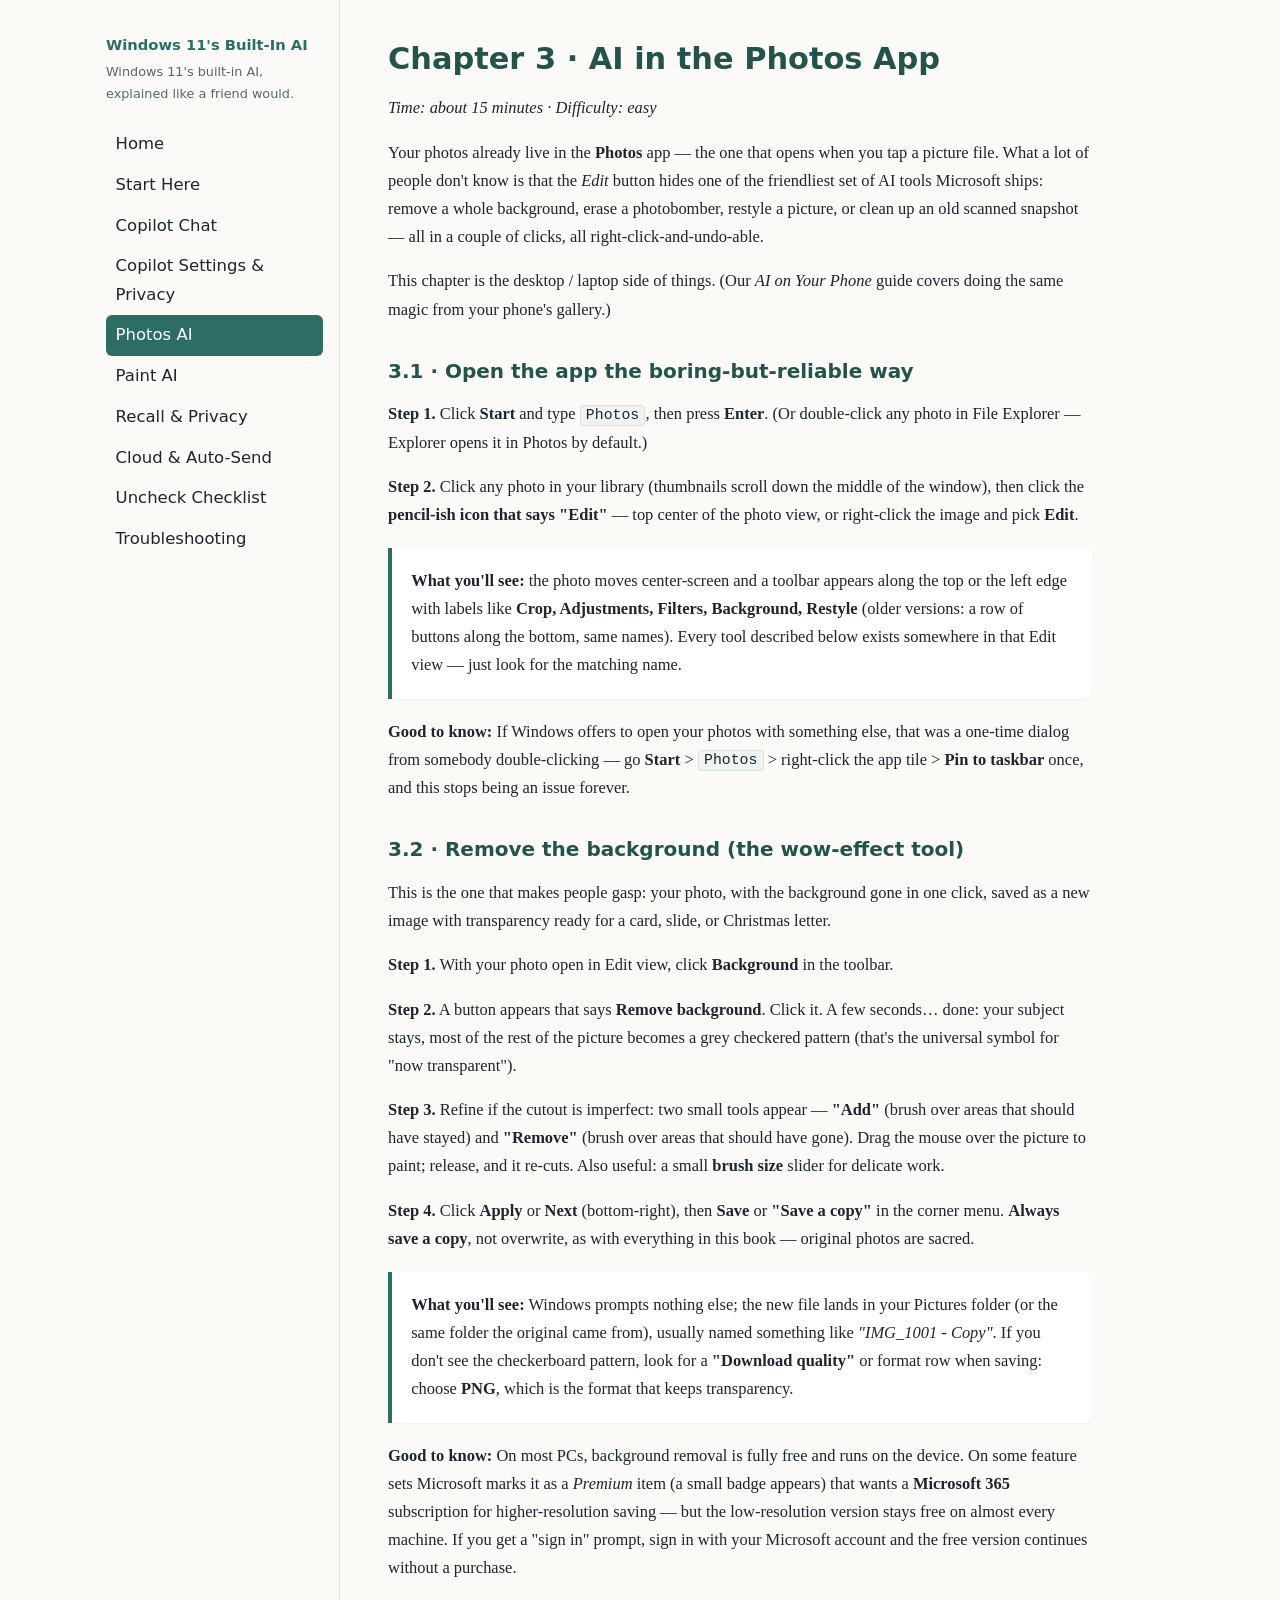
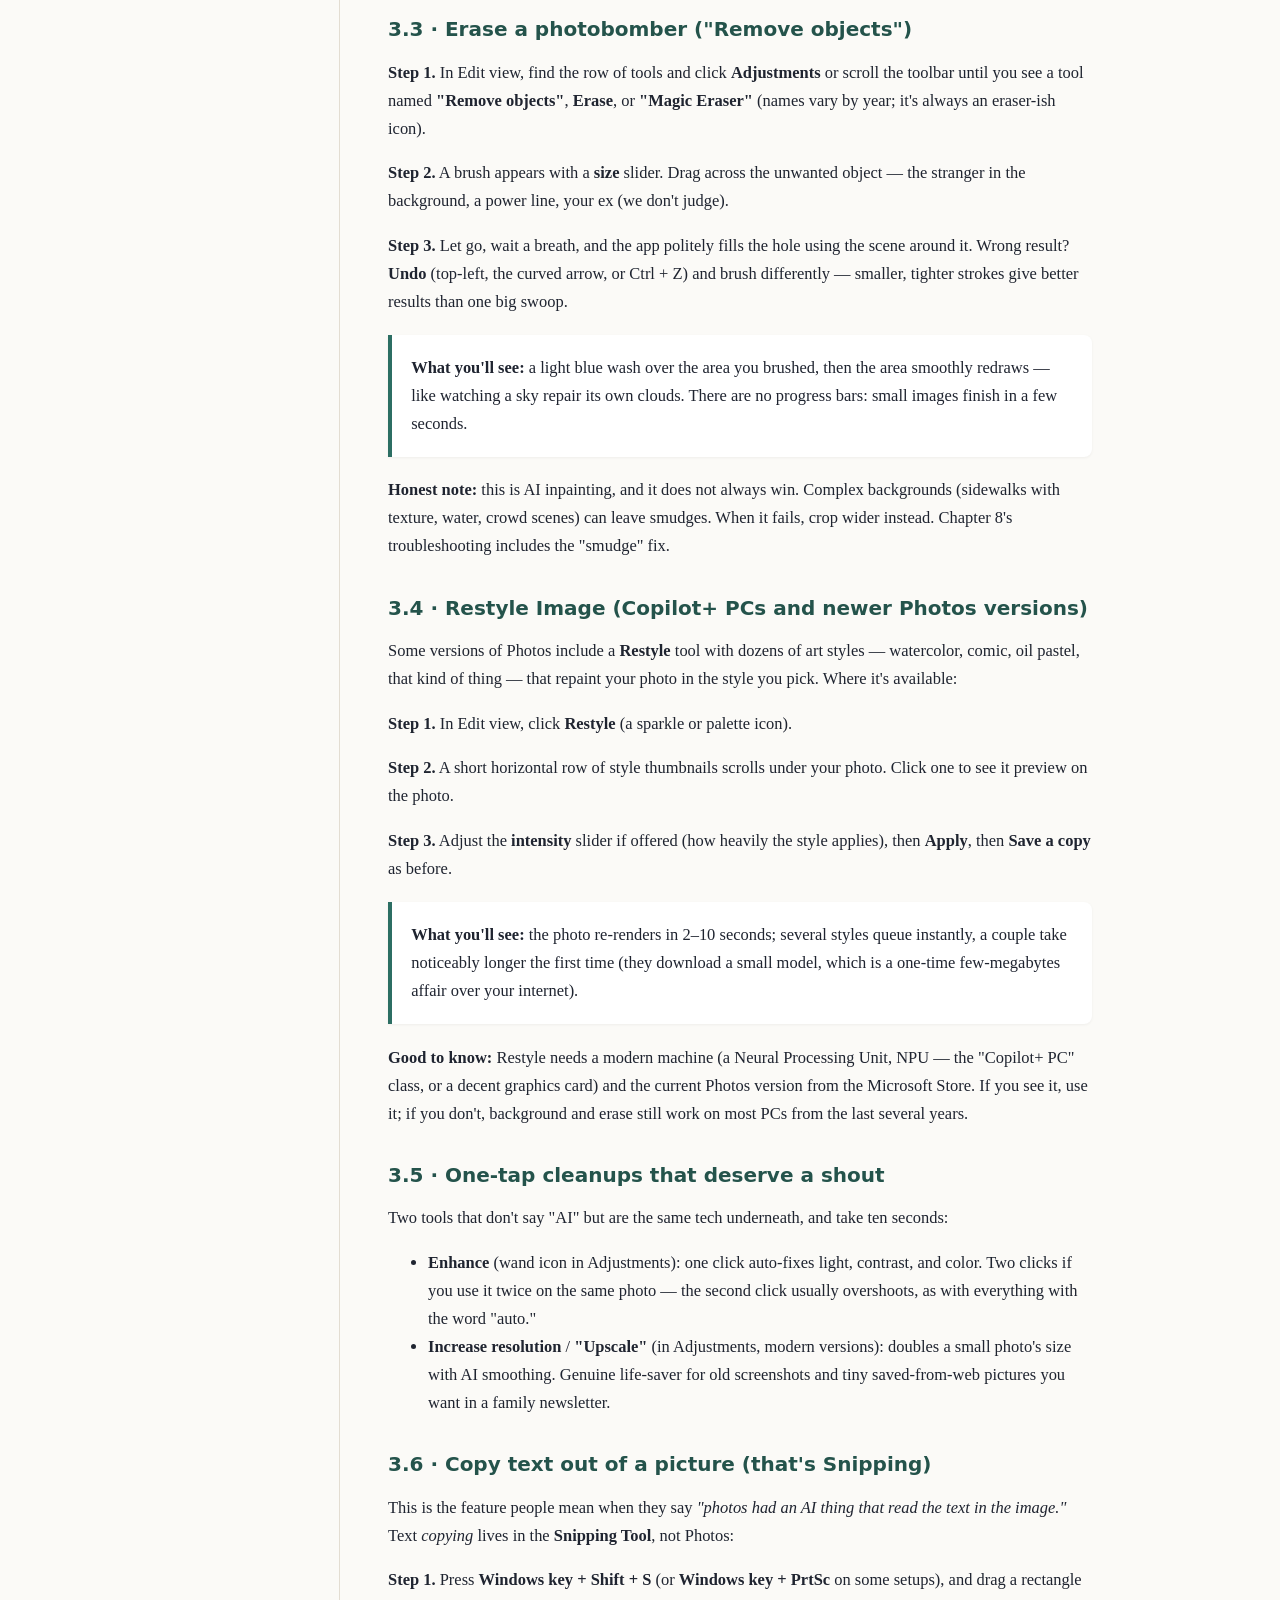
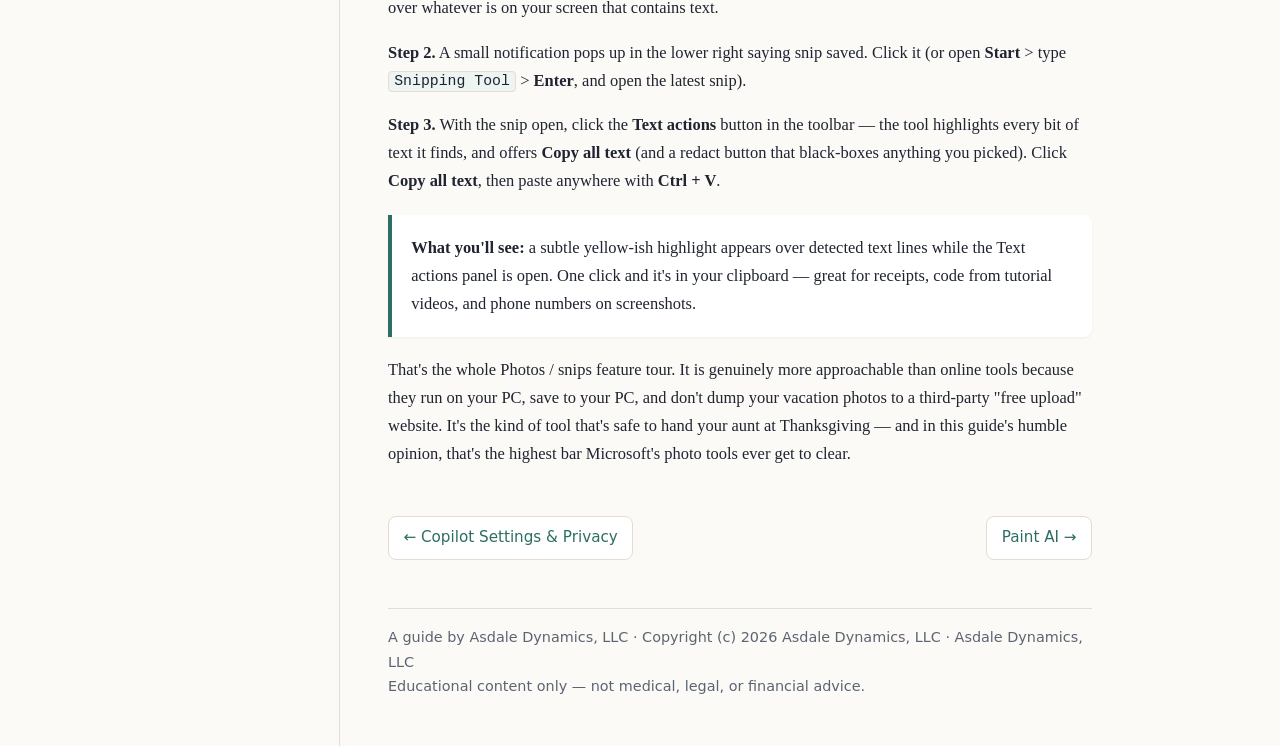
<file: site/03-photos-ai.html>
<!DOCTYPE html>
<html lang="en">
<head>
<meta charset="utf-8">
<meta name="viewport" content="width=device-width, initial-scale=1">
<title>Chapter 3 · AI in the Photos App · Windows 11's Built-In AI: A Plain-English Guide</title>
<link rel="stylesheet" href="assets/style.css">
</head>
<body>
<div class="layout">
<nav class="toc">
<div class="brand">Windows 11's Built-In AI</div>
<div class="brandline">Windows 11's built-in AI, explained like a friend would.</div>
<ol>
<li><a href="index.html">Home</a></li>
<li><a href="00-start-here.html">Start Here</a></li>
<li><a href="01-copilot-chat.html">Copilot Chat</a></li>
<li><a href="02-copilot-settings-and-privacy.html">Copilot Settings & Privacy</a></li>
<li><a href="03-photos-ai.html" class="active">Photos AI</a></li>
<li><a href="04-paint-ai.html">Paint AI</a></li>
<li><a href="05-recall-and-privacy.html">Recall & Privacy</a></li>
<li><a href="06-cloud-backup-and-auto-send.html">Cloud & Auto-Send</a></li>
<li><a href="07-uncheck-checklist.html">Uncheck Checklist</a></li>
<li><a href="08-troubleshooting.html">Troubleshooting</a></li>
</ol>
</nav>
<main>
<h1 id="chapter-3-ai-in-the-photos-app">Chapter 3 · AI in the Photos App</h1>
<p><em>Time: about 15 minutes · Difficulty: easy</em></p>
<p>Your photos already live in the <strong>Photos</strong> app — the one that opens when you tap a picture file. What a lot of people don&#x27;t know is that the <em>Edit</em> button hides one of the friendliest set of AI tools Microsoft ships: remove a whole background, erase a photobomber, restyle a picture, or clean up an old scanned snapshot — all in a couple of clicks, all right-click-and-undo-able.</p>
<p>This chapter is the desktop / laptop side of things. (Our <em>AI on Your Phone</em> guide covers doing the same magic from your phone&#x27;s gallery.)</p>
<h2 id="3-1-open-the-app-the-boring-but-reliable-way">3.1 · Open the app the boring-but-reliable way</h2>
<p><strong>Step 1.</strong> Click <strong>Start</strong> and type <code>Photos</code>, then press <strong>Enter</strong>. (Or double-click any photo in File Explorer — Explorer opens it in Photos by default.)</p>
<p><strong>Step 2.</strong> Click any photo in your library (thumbnails scroll down the middle of the window), then click the <strong>pencil-ish icon that says &quot;Edit&quot;</strong> — top center of the photo view, or right-click the image and pick <strong>Edit</strong>.</p>
<blockquote><p><strong>What you&#x27;ll see:</strong> the photo moves center-screen and a toolbar appears along the top or the left edge with labels like <strong>Crop, Adjustments, Filters, Background, Restyle</strong> (older versions: a row of buttons along the bottom, same names). Every tool described below exists somewhere in that Edit view — just look for the matching name.</p></blockquote>
<p><strong>Good to know:</strong> If Windows offers to open your photos with something else, that was a one-time dialog from somebody double-clicking — go <strong>Start</strong> &gt; <code>Photos</code> &gt; right-click the app tile &gt; <strong>Pin to taskbar</strong> once, and this stops being an issue forever.</p>
<h2 id="3-2-remove-the-background-the-wow-effect-tool">3.2 · Remove the background (the wow-effect tool)</h2>
<p>This is the one that makes people gasp: your photo, with the background gone in one click, saved as a new image with transparency ready for a card, slide, or Christmas letter.</p>
<p><strong>Step 1.</strong> With your photo open in Edit view, click <strong>Background</strong> in the toolbar.</p>
<p><strong>Step 2.</strong> A button appears that says <strong>Remove background</strong>. Click it. A few seconds… done: your subject stays, most of the rest of the picture becomes a grey checkered pattern (that&#x27;s the universal symbol for &quot;now transparent&quot;).</p>
<p><strong>Step 3.</strong> Refine if the cutout is imperfect: two small tools appear — <strong>&quot;Add&quot;</strong> (brush over areas that should have stayed) and <strong>&quot;Remove&quot;</strong> (brush over areas that should have gone). Drag the mouse over the picture to paint; release, and it re-cuts. Also useful: a small <strong>brush size</strong> slider for delicate work.</p>
<p><strong>Step 4.</strong> Click <strong>Apply</strong> or <strong>Next</strong> (bottom-right), then <strong>Save</strong> or <strong>&quot;Save a copy&quot;</strong> in the corner menu. <strong>Always save a copy</strong>, not overwrite, as with everything in this book — original photos are sacred.</p>
<blockquote><p><strong>What you&#x27;ll see:</strong> Windows prompts nothing else; the new file lands in your Pictures folder (or the same folder the original came from), usually named something like <em>&quot;IMG_1001 - Copy&quot;</em>. If you don&#x27;t see the checkerboard pattern, look for a <strong>&quot;Download quality&quot;</strong> or format row when saving: choose <strong>PNG</strong>, which is the format that keeps transparency.</p></blockquote>
<p><strong>Good to know:</strong> On most PCs, background removal is fully free and runs on the device. On some feature sets Microsoft marks it as a <em>Premium</em> item (a small badge appears) that wants a <strong>Microsoft 365</strong> subscription for higher-resolution saving — but the low-resolution version stays free on almost every machine. If you get a &quot;sign in&quot; prompt, sign in with your Microsoft account and the free version continues without a purchase.</p>
<h2 id="3-3-erase-a-photobomber-remove-objects">3.3 · Erase a photobomber (&quot;Remove objects&quot;)</h2>
<p><strong>Step 1.</strong> In Edit view, find the row of tools and click <strong>Adjustments</strong> or scroll the toolbar until you see a tool named <strong>&quot;Remove objects&quot;</strong>, <strong>Erase</strong>, or <strong>&quot;Magic Eraser&quot;</strong> (names vary by year; it&#x27;s always an eraser-ish icon).</p>
<p><strong>Step 2.</strong> A brush appears with a <strong>size</strong> slider. Drag across the unwanted object — the stranger in the background, a power line, your ex (we don&#x27;t judge).</p>
<p><strong>Step 3.</strong> Let go, wait a breath, and the app politely fills the hole using the scene around it. Wrong result? <strong>Undo</strong> (top-left, the curved arrow, or Ctrl + Z) and brush differently — smaller, tighter strokes give better results than one big swoop.</p>
<blockquote><p><strong>What you&#x27;ll see:</strong> a light blue wash over the area you brushed, then the area smoothly redraws — like watching a sky repair its own clouds. There are no progress bars: small images finish in a few seconds.</p></blockquote>
<p><strong>Honest note:</strong> this is AI inpainting, and it does not always win. Complex backgrounds (sidewalks with texture, water, crowd scenes) can leave smudges. When it fails, crop wider instead. Chapter 8&#x27;s troubleshooting includes the &quot;smudge&quot; fix.</p>
<h2 id="3-4-restyle-image-copilot-pcs-and-newer-photos-versions">3.4 · Restyle Image (Copilot+ PCs and newer Photos versions)</h2>
<p>Some versions of Photos include a <strong>Restyle</strong> tool with dozens of art styles — watercolor, comic, oil pastel, that kind of thing — that repaint your photo in the style you pick. Where it&#x27;s available:</p>
<p><strong>Step 1.</strong> In Edit view, click <strong>Restyle</strong> (a sparkle or palette icon).</p>
<p><strong>Step 2.</strong> A short horizontal row of style thumbnails scrolls under your photo. Click one to see it preview on the photo.</p>
<p><strong>Step 3.</strong> Adjust the <strong>intensity</strong> slider if offered (how heavily the style applies), then <strong>Apply</strong>, then <strong>Save a copy</strong> as before.</p>
<blockquote><p><strong>What you&#x27;ll see:</strong> the photo re-renders in 2–10 seconds; several styles queue instantly, a couple take noticeably longer the first time (they download a small model, which is a one-time few-megabytes affair over your internet).</p></blockquote>
<p><strong>Good to know:</strong> Restyle needs a modern machine (a Neural Processing Unit, NPU — the &quot;Copilot+ PC&quot; class, or a decent graphics card) and the current Photos version from the Microsoft Store. If you see it, use it; if you don&#x27;t, background and erase still work on most PCs from the last several years.</p>
<h2 id="3-5-one-tap-cleanups-that-deserve-a-shout">3.5 · One-tap cleanups that deserve a shout</h2>
<p>Two tools that don&#x27;t say &quot;AI&quot; but are the same tech underneath, and take ten seconds:</p>
<ul>
<li><strong>Enhance</strong> (wand icon in Adjustments): one click auto-fixes light, contrast, and color. Two clicks if you use it twice on the same photo — the second click usually overshoots, as with everything with the word &quot;auto.&quot;</li>
<li><strong>Increase resolution</strong> / <strong>&quot;Upscale&quot;</strong> (in Adjustments, modern versions): doubles a small photo&#x27;s size with AI smoothing. Genuine life-saver for old screenshots and tiny saved-from-web pictures you want in a family newsletter.</li>
</ul>
<h2 id="3-6-copy-text-out-of-a-picture-that-s-snipping">3.6 · Copy text out of a picture (that&#x27;s Snipping)</h2>
<p>This is the feature people mean when they say <em>&quot;photos had an AI thing that read the text in the image.&quot;</em> Text <em>copying</em> lives in the <strong>Snipping Tool</strong>, not Photos:</p>
<p><strong>Step 1.</strong> Press <strong>Windows key + Shift + S</strong> (or <strong>Windows key + PrtSc</strong> on some setups), and drag a rectangle over whatever is on your screen that contains text.</p>
<p><strong>Step 2.</strong> A small notification pops up in the lower right saying snip saved. Click it (or open <strong>Start</strong> &gt; type <code>Snipping Tool</code> &gt; <strong>Enter</strong>, and open the latest snip).</p>
<p><strong>Step 3.</strong> With the snip open, click the <strong>Text actions</strong> button in the toolbar — the tool highlights every bit of text it finds, and offers <strong>Copy all text</strong> (and a redact button that black-boxes anything you picked). Click <strong>Copy all text</strong>, then paste anywhere with <strong>Ctrl + V</strong>.</p>
<blockquote><p><strong>What you&#x27;ll see:</strong> a subtle yellow-ish highlight appears over detected text lines while the Text actions panel is open. One click and it&#x27;s in your clipboard — great for receipts, code from tutorial videos, and phone numbers on screenshots.</p></blockquote>
<p>That&#x27;s the whole Photos / snips feature tour. It is genuinely more approachable than online tools because they run on your PC, save to your PC, and don&#x27;t dump your vacation photos to a third-party &quot;free upload&quot; website. It&#x27;s the kind of tool that&#x27;s safe to hand your aunt at Thanksgiving — and in this guide&#x27;s humble opinion, that&#x27;s the highest bar Microsoft&#x27;s photo tools ever get to clear.</p>
<div class="pn"><a href="02-copilot-settings-and-privacy.html">&larr; Copilot Settings & Privacy</a><a href="04-paint-ai.html">Paint AI &rarr;</a></div>
<footer>
A guide by Asdale Dynamics, LLC · Copyright (c) 2026 Asdale Dynamics, LLC · Asdale Dynamics, LLC
<br>Educational content only — not medical, legal, or financial advice.
</footer>
</main>
</div>
</body>
</html>
</file>
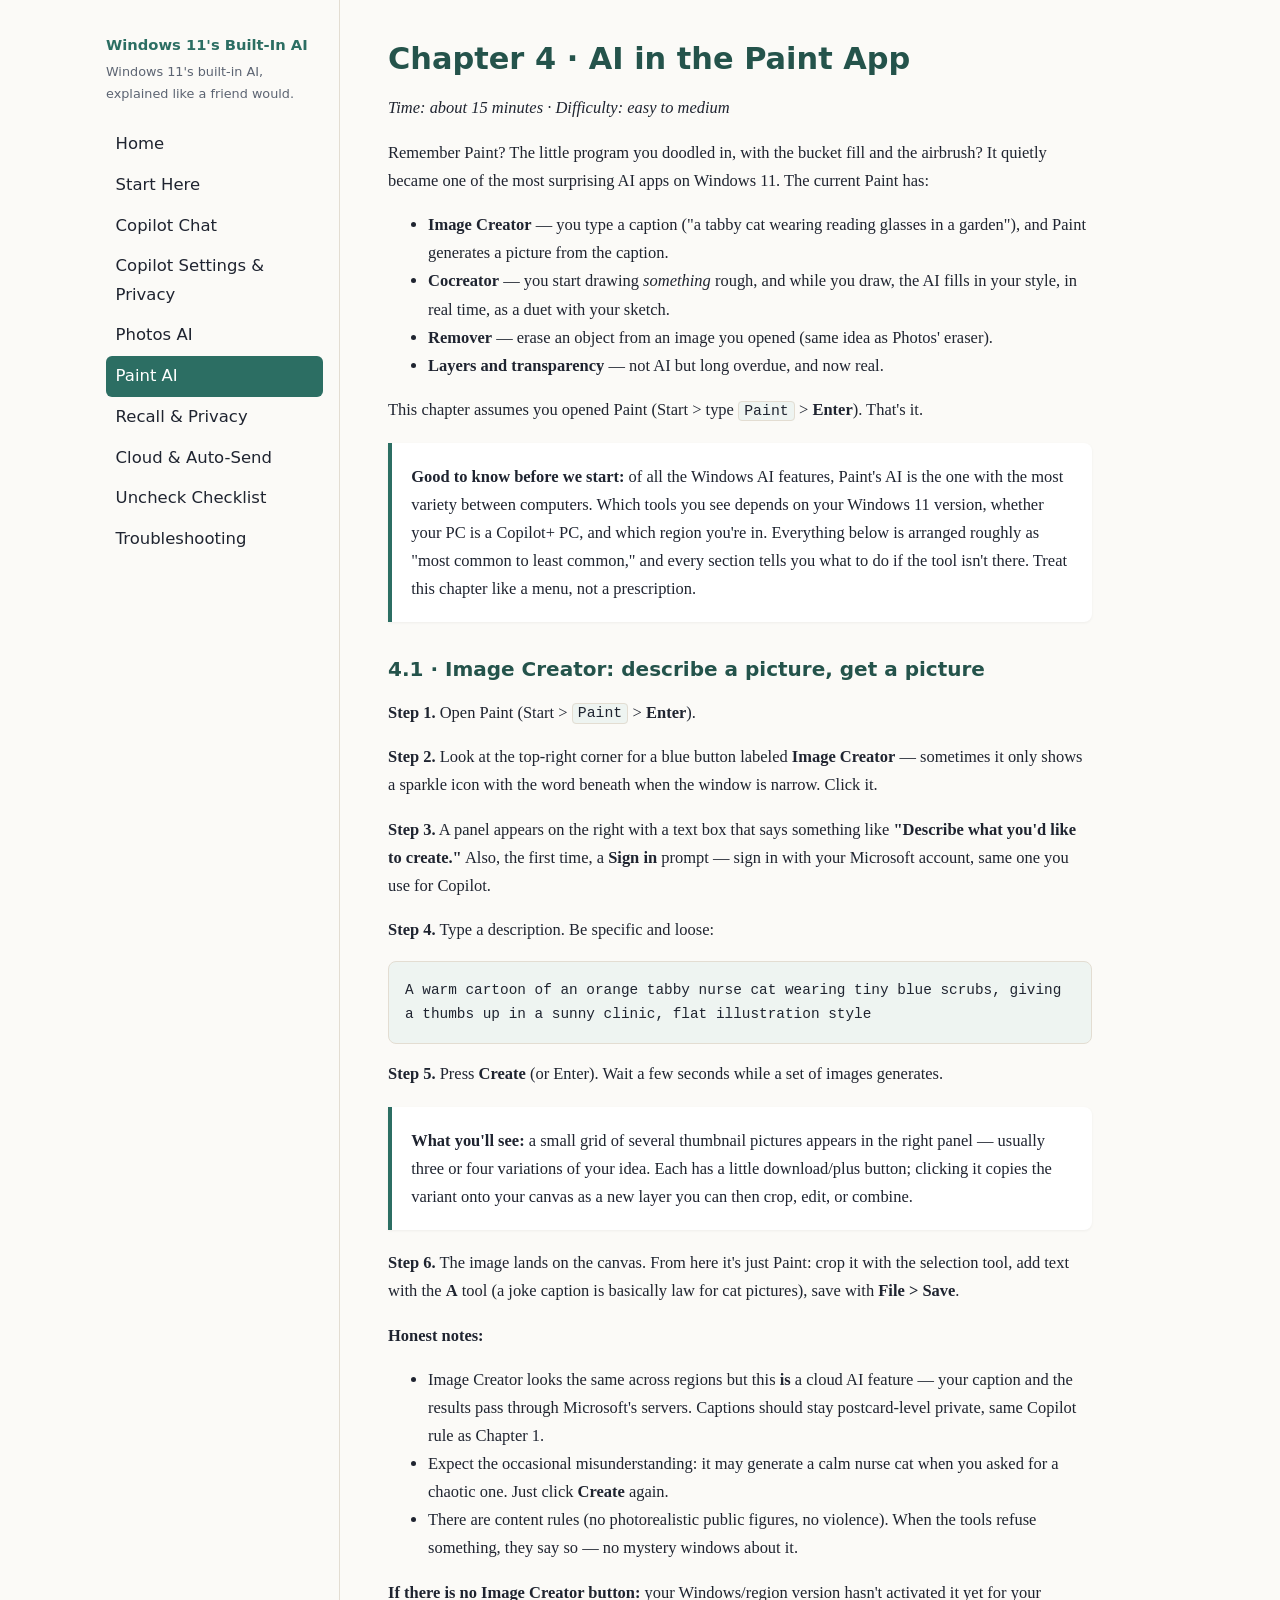
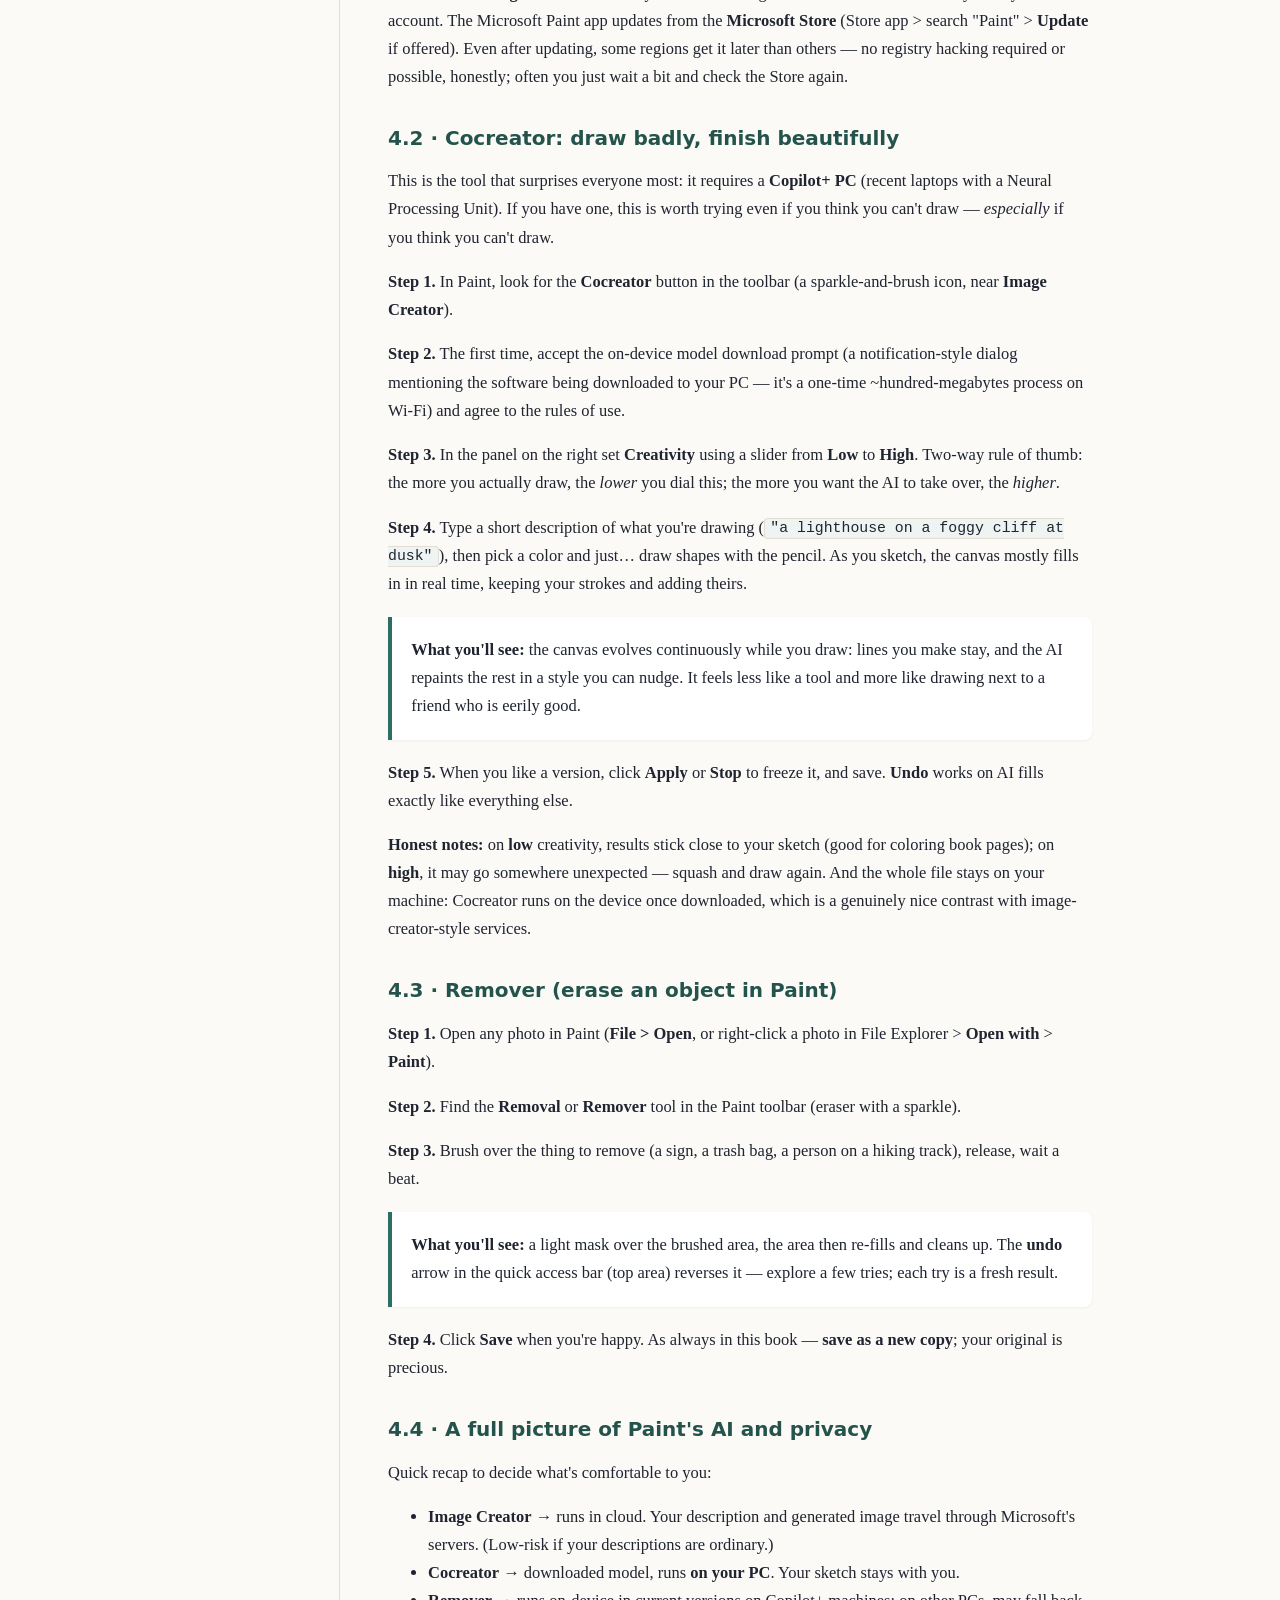
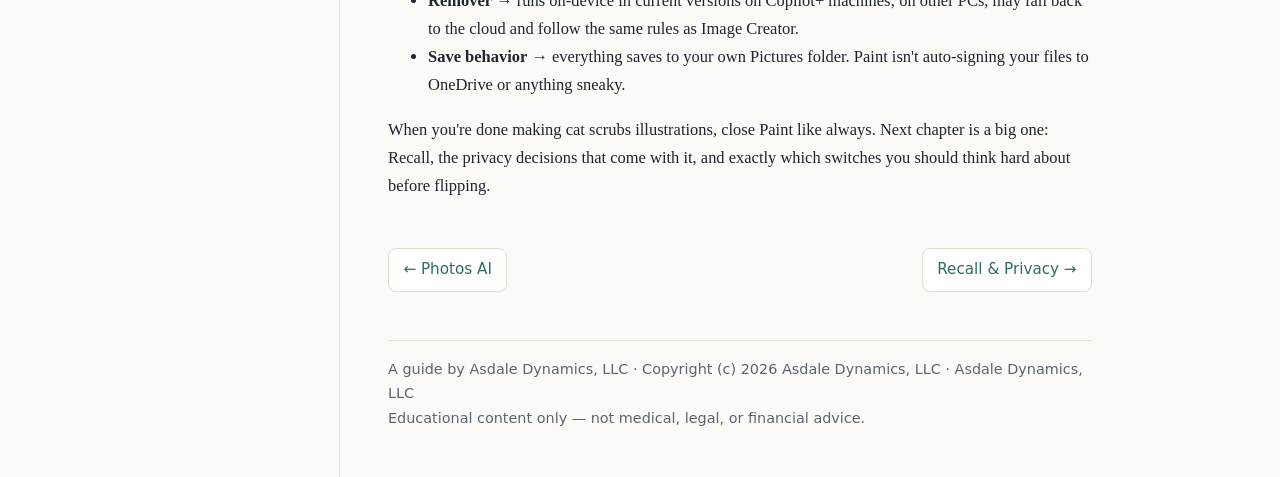
<file: site/04-paint-ai.html>
<!DOCTYPE html>
<html lang="en">
<head>
<meta charset="utf-8">
<meta name="viewport" content="width=device-width, initial-scale=1">
<title>Chapter 4 · AI in the Paint App · Windows 11's Built-In AI: A Plain-English Guide</title>
<link rel="stylesheet" href="assets/style.css">
</head>
<body>
<div class="layout">
<nav class="toc">
<div class="brand">Windows 11's Built-In AI</div>
<div class="brandline">Windows 11's built-in AI, explained like a friend would.</div>
<ol>
<li><a href="index.html">Home</a></li>
<li><a href="00-start-here.html">Start Here</a></li>
<li><a href="01-copilot-chat.html">Copilot Chat</a></li>
<li><a href="02-copilot-settings-and-privacy.html">Copilot Settings & Privacy</a></li>
<li><a href="03-photos-ai.html">Photos AI</a></li>
<li><a href="04-paint-ai.html" class="active">Paint AI</a></li>
<li><a href="05-recall-and-privacy.html">Recall & Privacy</a></li>
<li><a href="06-cloud-backup-and-auto-send.html">Cloud & Auto-Send</a></li>
<li><a href="07-uncheck-checklist.html">Uncheck Checklist</a></li>
<li><a href="08-troubleshooting.html">Troubleshooting</a></li>
</ol>
</nav>
<main>
<h1 id="chapter-4-ai-in-the-paint-app">Chapter 4 · AI in the Paint App</h1>
<p><em>Time: about 15 minutes · Difficulty: easy to medium</em></p>
<p>Remember Paint? The little program you doodled in, with the bucket fill and the airbrush? It quietly became one of the most surprising AI apps on Windows 11. The current Paint has:</p>
<ul>
<li><strong>Image Creator</strong> — you type a caption (&quot;a tabby cat wearing reading glasses in a garden&quot;), and Paint generates a picture from the caption.</li>
<li><strong>Cocreator</strong> — you start drawing <em>something</em> rough, and while you draw, the AI fills in your style, in real time, as a duet with your sketch.</li>
<li><strong>Remover</strong> — erase an object from an image you opened (same idea as Photos&#x27; eraser).</li>
<li><strong>Layers and transparency</strong> — not AI but long overdue, and now real.</li>
</ul>
<p>This chapter assumes you opened Paint (Start &gt; type <code>Paint</code> &gt; <strong>Enter</strong>). That&#x27;s it.</p>
<blockquote><p><strong>Good to know before we start:</strong> of all the Windows AI features, Paint&#x27;s AI is the one with the most variety between computers. Which tools you see depends on your Windows 11 version, whether your PC is a Copilot+ PC, and which region you&#x27;re in. Everything below is arranged roughly as &quot;most common to least common,&quot; and every section tells you what to do if the tool isn&#x27;t there. Treat this chapter like a menu, not a prescription.</p></blockquote>
<h2 id="4-1-image-creator-describe-a-picture-get-a-picture">4.1 · Image Creator: describe a picture, get a picture</h2>
<p><strong>Step 1.</strong> Open Paint (Start &gt; <code>Paint</code> &gt; <strong>Enter</strong>).</p>
<p><strong>Step 2.</strong> Look at the top-right corner for a blue button labeled <strong>Image Creator</strong> — sometimes it only shows a sparkle icon with the word beneath when the window is narrow. Click it.</p>
<p><strong>Step 3.</strong> A panel appears on the right with a text box that says something like <strong>&quot;Describe what you&#x27;d like to create.&quot;</strong> Also, the first time, a <strong>Sign in</strong> prompt — sign in with your Microsoft account, same one you use for Copilot.</p>
<p><strong>Step 4.</strong> Type a description. Be specific and loose:</p>
<pre><code>A warm cartoon of an orange tabby nurse cat wearing tiny blue scrubs, giving a thumbs up in a sunny clinic, flat illustration style</code></pre>
<p><strong>Step 5.</strong> Press <strong>Create</strong> (or Enter). Wait a few seconds while a set of images generates.</p>
<blockquote><p><strong>What you&#x27;ll see:</strong> a small grid of several thumbnail pictures appears in the right panel — usually three or four variations of your idea. Each has a little download/plus button; clicking it copies the variant onto your canvas as a new layer you can then crop, edit, or combine.</p></blockquote>
<p><strong>Step 6.</strong> The image lands on the canvas. From here it&#x27;s just Paint: crop it with the selection tool, add text with the <strong>A</strong> tool (a joke caption is basically law for cat pictures), save with <strong>File &gt; Save</strong>.</p>
<p><strong>Honest notes:</strong></p>
<ul>
<li>Image Creator looks the same across regions but this <strong>is</strong> a cloud AI feature — your caption and the results pass through Microsoft&#x27;s servers. Captions should stay postcard-level private, same Copilot rule as Chapter 1.</li>
<li>Expect the occasional misunderstanding: it may generate a calm nurse cat when you asked for a chaotic one. Just click <strong>Create</strong> again.</li>
<li>There are content rules (no photorealistic public figures, no violence). When the tools refuse something, they say so — no mystery windows about it.</li>
</ul>
<p><strong>If there is no Image Creator button:</strong> your Windows/region version hasn&#x27;t activated it yet for your account. The Microsoft Paint app updates from the <strong>Microsoft Store</strong> (Store app &gt; search &quot;Paint&quot; &gt; <strong>Update</strong> if offered). Even after updating, some regions get it later than others — no registry hacking required or possible, honestly; often you just wait a bit and check the Store again.</p>
<h2 id="4-2-cocreator-draw-badly-finish-beautifully">4.2 · Cocreator: draw badly, finish beautifully</h2>
<p>This is the tool that surprises everyone most: it requires a <strong>Copilot+ PC</strong> (recent laptops with a Neural Processing Unit). If you have one, this is worth trying even if you think you can&#x27;t draw — <em>especially</em> if you think you can&#x27;t draw.</p>
<p><strong>Step 1.</strong> In Paint, look for the <strong>Cocreator</strong> button in the toolbar (a sparkle-and-brush icon, near <strong>Image Creator</strong>).</p>
<p><strong>Step 2.</strong> The first time, accept the on-device model download prompt (a notification-style dialog mentioning the software being downloaded to your PC — it&#x27;s a one-time ~hundred-megabytes process on Wi-Fi) and agree to the rules of use.</p>
<p><strong>Step 3.</strong> In the panel on the right set <strong>Creativity</strong> using a slider from <strong>Low</strong> to <strong>High</strong>. Two-way rule of thumb: the more you actually draw, the <em>lower</em> you dial this; the more you want the AI to take over, the <em>higher</em>.</p>
<p><strong>Step 4.</strong> Type a short description of what you&#x27;re drawing (<code>&quot;a lighthouse on a foggy cliff at dusk&quot;</code>), then pick a color and just… draw shapes with the pencil. As you sketch, the canvas mostly fills in in real time, keeping your strokes and adding theirs.</p>
<blockquote><p><strong>What you&#x27;ll see:</strong> the canvas evolves continuously while you draw: lines you make stay, and the AI repaints the rest in a style you can nudge. It feels less like a tool and more like drawing next to a friend who is eerily good.</p></blockquote>
<p><strong>Step 5.</strong> When you like a version, click <strong>Apply</strong> or <strong>Stop</strong> to freeze it, and save. <strong>Undo</strong> works on AI fills exactly like everything else.</p>
<p><strong>Honest notes:</strong> on <strong>low</strong> creativity, results stick close to your sketch (good for coloring book pages); on <strong>high</strong>, it may go somewhere unexpected — squash and draw again. And the whole file stays on your machine: Cocreator runs on the device once downloaded, which is a genuinely nice contrast with image-creator-style services.</p>
<h2 id="4-3-remover-erase-an-object-in-paint">4.3 · Remover (erase an object in Paint)</h2>
<p><strong>Step 1.</strong> Open any photo in Paint (<strong>File &gt; Open</strong>, or right-click a photo in File Explorer &gt; <strong>Open with</strong> &gt; <strong>Paint</strong>).</p>
<p><strong>Step 2.</strong> Find the <strong>Removal</strong> or <strong>Remover</strong> tool in the Paint toolbar (eraser with a sparkle).</p>
<p><strong>Step 3.</strong> Brush over the thing to remove (a sign, a trash bag, a person on a hiking track), release, wait a beat.</p>
<blockquote><p><strong>What you&#x27;ll see:</strong> a light mask over the brushed area, the area then re-fills and cleans up. The <strong>undo</strong> arrow in the quick access bar (top area) reverses it — explore a few tries; each try is a fresh result.</p></blockquote>
<p><strong>Step 4.</strong> Click <strong>Save</strong> when you&#x27;re happy. As always in this book — <strong>save as a new copy</strong>; your original is precious.</p>
<h2 id="4-4-a-full-picture-of-paint-s-ai-and-privacy">4.4 · A full picture of Paint&#x27;s AI and privacy</h2>
<p>Quick recap to decide what&#x27;s comfortable to you:</p>
<ul>
<li><strong>Image Creator</strong> → runs in cloud. Your description and generated image travel through Microsoft&#x27;s servers. (Low-risk if your descriptions are ordinary.)</li>
<li><strong>Cocreator</strong> → downloaded model, runs <strong>on your PC</strong>. Your sketch stays with you.</li>
<li><strong>Remover</strong> → runs on-device in current versions on Copilot+ machines; on other PCs, may fall back to the cloud and follow the same rules as Image Creator.</li>
<li><strong>Save behavior</strong> → everything saves to your own Pictures folder. Paint isn&#x27;t auto-signing your files to OneDrive or anything sneaky.</li>
</ul>
<p>When you&#x27;re done making cat scrubs illustrations, close Paint like always. Next chapter is a big one: Recall, the privacy decisions that come with it, and exactly which switches you should think hard about before flipping.</p>
<div class="pn"><a href="03-photos-ai.html">&larr; Photos AI</a><a href="05-recall-and-privacy.html">Recall & Privacy &rarr;</a></div>
<footer>
A guide by Asdale Dynamics, LLC · Copyright (c) 2026 Asdale Dynamics, LLC · Asdale Dynamics, LLC
<br>Educational content only — not medical, legal, or financial advice.
</footer>
</main>
</div>
</body>
</html>
</file>
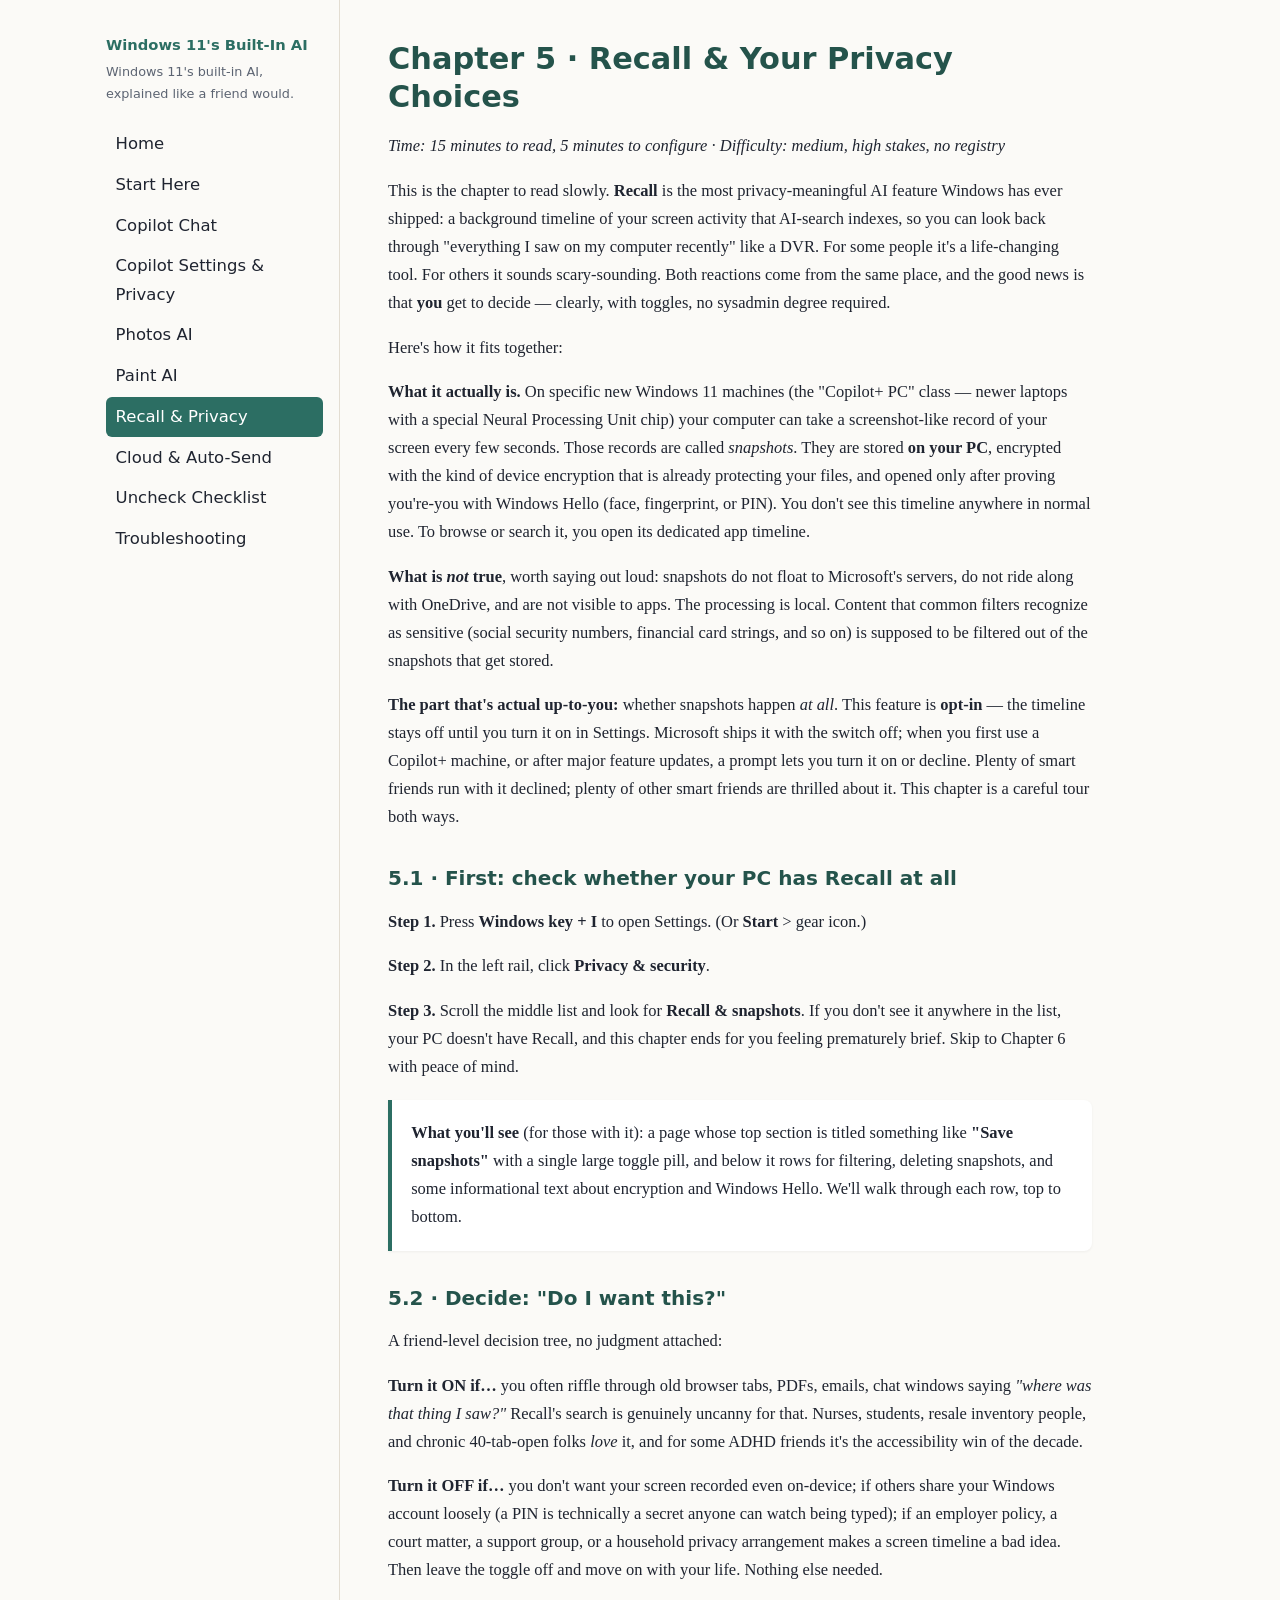
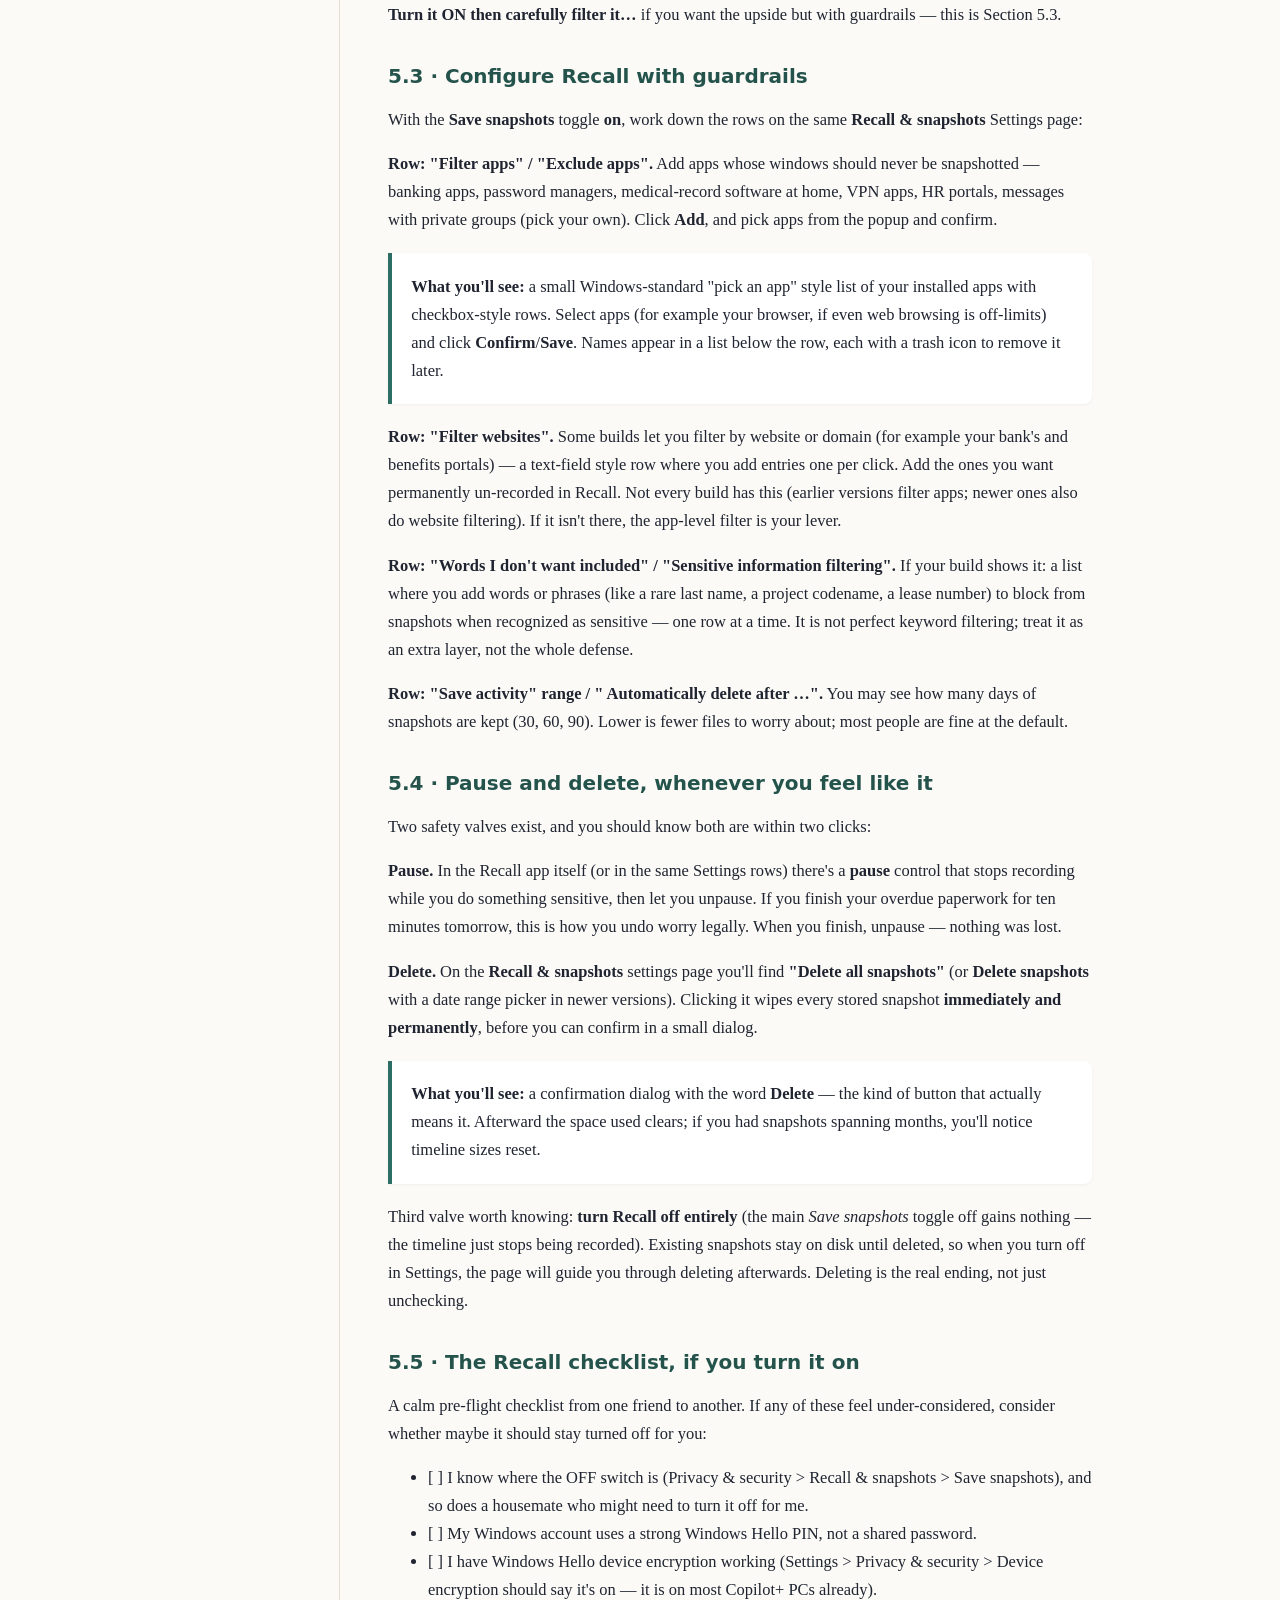
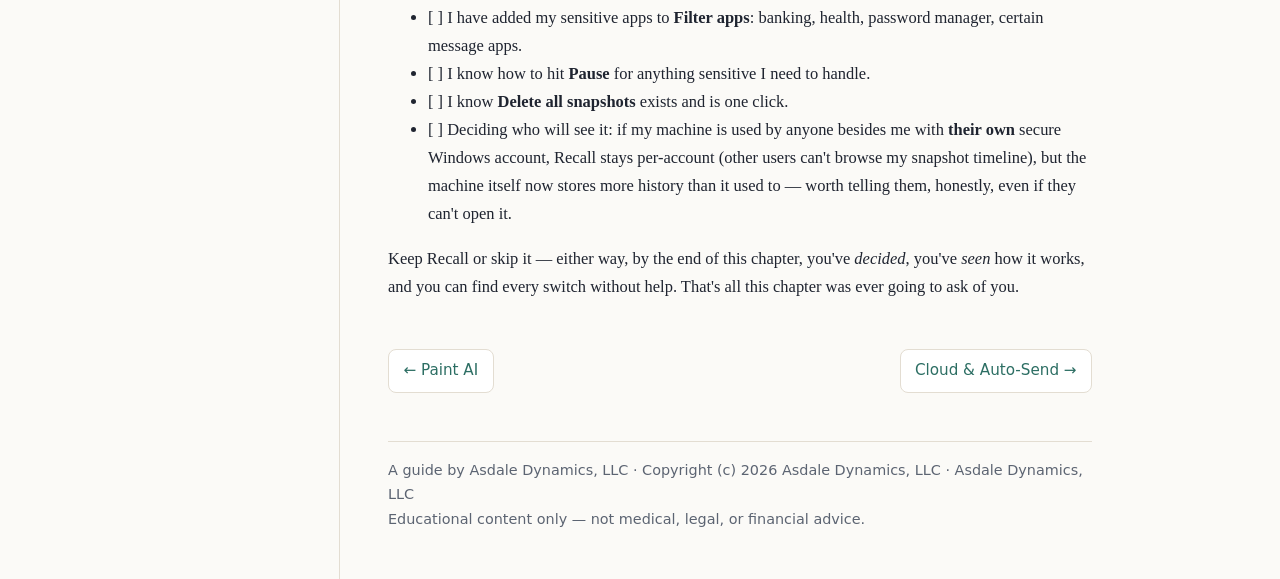
<file: site/05-recall-and-privacy.html>
<!DOCTYPE html>
<html lang="en">
<head>
<meta charset="utf-8">
<meta name="viewport" content="width=device-width, initial-scale=1">
<title>Chapter 5 · Recall &amp; Your Privacy Choices · Windows 11's Built-In AI: A Plain-English Guide</title>
<link rel="stylesheet" href="assets/style.css">
</head>
<body>
<div class="layout">
<nav class="toc">
<div class="brand">Windows 11's Built-In AI</div>
<div class="brandline">Windows 11's built-in AI, explained like a friend would.</div>
<ol>
<li><a href="index.html">Home</a></li>
<li><a href="00-start-here.html">Start Here</a></li>
<li><a href="01-copilot-chat.html">Copilot Chat</a></li>
<li><a href="02-copilot-settings-and-privacy.html">Copilot Settings & Privacy</a></li>
<li><a href="03-photos-ai.html">Photos AI</a></li>
<li><a href="04-paint-ai.html">Paint AI</a></li>
<li><a href="05-recall-and-privacy.html" class="active">Recall & Privacy</a></li>
<li><a href="06-cloud-backup-and-auto-send.html">Cloud & Auto-Send</a></li>
<li><a href="07-uncheck-checklist.html">Uncheck Checklist</a></li>
<li><a href="08-troubleshooting.html">Troubleshooting</a></li>
</ol>
</nav>
<main>
<h1 id="chapter-5-recall-your-privacy-choices">Chapter 5 · Recall &amp; Your Privacy Choices</h1>
<p><em>Time: 15 minutes to read, 5 minutes to configure · Difficulty: medium, high stakes, no registry</em></p>
<p>This is the chapter to read slowly. <strong>Recall</strong> is the most privacy-meaningful AI feature Windows has ever shipped: a background timeline of your screen activity that AI-search indexes, so you can look back through &quot;everything I saw on my computer recently&quot; like a DVR. For some people it&#x27;s a life-changing tool. For others it sounds scary-sounding. Both reactions come from the same place, and the good news is that <strong>you</strong> get to decide — clearly, with toggles, no sysadmin degree required.</p>
<p>Here&#x27;s how it fits together:</p>
<p><strong>What it actually is.</strong> On specific new Windows 11 machines (the &quot;Copilot+ PC&quot; class — newer laptops with a special Neural Processing Unit chip) your computer can take a screenshot-like record of your screen every few seconds. Those records are called <em>snapshots</em>. They are stored <strong>on your PC</strong>, encrypted with the kind of device encryption that is already protecting your files, and opened only after proving you&#x27;re-you with Windows Hello (face, fingerprint, or PIN). You don&#x27;t see this timeline anywhere in normal use. To browse or search it, you open its dedicated app timeline.</p>
<p><strong>What is <em>not</em> true</strong>, worth saying out loud: snapshots do not float to Microsoft&#x27;s servers, do not ride along with OneDrive, and are not visible to apps. The processing is local. Content that common filters recognize as sensitive (social security numbers, financial card strings, and so on) is supposed to be filtered out of the snapshots that get stored.</p>
<p><strong>The part that&#x27;s actual up-to-you:</strong> whether snapshots happen <em>at all</em>. This feature is <strong>opt-in</strong> — the timeline stays off until you turn it on in Settings. Microsoft ships it with the switch off; when you first use a Copilot+ machine, or after major feature updates, a prompt lets you turn it on or decline. Plenty of smart friends run with it declined; plenty of other smart friends are thrilled about it. This chapter is a careful tour both ways.</p>
<h2 id="5-1-first-check-whether-your-pc-has-recall-at-all">5.1 · First: check whether your PC has Recall at all</h2>
<p><strong>Step 1.</strong> Press <strong>Windows key + I</strong> to open Settings. (Or <strong>Start</strong> &gt; gear icon.)</p>
<p><strong>Step 2.</strong> In the left rail, click <strong>Privacy &amp; security</strong>.</p>
<p><strong>Step 3.</strong> Scroll the middle list and look for <strong>Recall &amp; snapshots</strong>. If you don&#x27;t see it anywhere in the list, your PC doesn&#x27;t have Recall, and this chapter ends for you feeling prematurely brief. Skip to Chapter 6 with peace of mind.</p>
<blockquote><p><strong>What you&#x27;ll see</strong> (for those with it): a page whose top section is titled something like <strong>&quot;Save snapshots&quot;</strong> with a single large toggle pill, and below it rows for filtering, deleting snapshots, and some informational text about encryption and Windows Hello. We&#x27;ll walk through each row, top to bottom.</p></blockquote>
<h2 id="5-2-decide-do-i-want-this">5.2 · Decide: &quot;Do I want this?&quot;</h2>
<p>A friend-level decision tree, no judgment attached:</p>
<p><strong>Turn it ON if…</strong> you often riffle through old browser tabs, PDFs, emails, chat windows saying <em>&quot;where was that thing I saw?&quot;</em> Recall&#x27;s search is genuinely uncanny for that. Nurses, students, resale inventory people, and chronic 40-tab-open folks <em>love</em> it, and for some ADHD friends it&#x27;s the accessibility win of the decade.</p>
<p><strong>Turn it OFF if…</strong> you don&#x27;t want your screen recorded even on-device; if others share your Windows account loosely (a PIN is technically a secret anyone can watch being typed); if an employer policy, a court matter, a support group, or a household privacy arrangement makes a screen timeline a bad idea. Then leave the toggle off and move on with your life. Nothing else needed.</p>
<p><strong>Turn it ON then carefully filter it…</strong> if you want the upside but with guardrails — this is Section 5.3.</p>
<h2 id="5-3-configure-recall-with-guardrails">5.3 · Configure Recall with guardrails</h2>
<p>With the <strong>Save snapshots</strong> toggle <strong>on</strong>, work down the rows on the same <strong>Recall &amp; snapshots</strong> Settings page:</p>
<p><strong>Row: &quot;Filter apps&quot; / &quot;Exclude apps&quot;.</strong> Add apps whose windows should never be snapshotted — banking apps, password managers, medical-record software at home, VPN apps, HR portals, messages with private groups (pick your own). Click <strong>Add</strong>, and pick apps from the popup and confirm.</p>
<blockquote><p><strong>What you&#x27;ll see:</strong> a small Windows-standard &quot;pick an app&quot; style list of your installed apps with checkbox-style rows. Select apps (for example your browser, if even web browsing is off-limits) and click <strong>Confirm</strong>/<strong>Save</strong>. Names appear in a list below the row, each with a trash icon to remove it later.</p></blockquote>
<p><strong>Row: &quot;Filter websites&quot;.</strong> Some builds let you filter by website or domain (for example your bank&#x27;s and benefits portals) — a text-field style row where you add entries one per click. Add the ones you want permanently un-recorded in Recall. Not every build has this (earlier versions filter apps; newer ones also do website filtering). If it isn&#x27;t there, the app-level filter is your lever.</p>
<p><strong>Row: &quot;Words I don&#x27;t want included&quot; / &quot;Sensitive information filtering&quot;.</strong> If your build shows it: a list where you add words or phrases (like a rare last name, a project codename, a lease number) to block from snapshots when recognized as sensitive — one row at a time. It is not perfect keyword filtering; treat it as an extra layer, not the whole defense.</p>
<p><strong>Row: &quot;Save activity&quot; range / &quot; Automatically delete after …&quot;.</strong> You may see how many days of snapshots are kept (30, 60, 90). Lower is fewer files to worry about; most people are fine at the default.</p>
<h2 id="5-4-pause-and-delete-whenever-you-feel-like-it">5.4 · Pause and delete, whenever you feel like it</h2>
<p>Two safety valves exist, and you should know both are within two clicks:</p>
<p><strong>Pause.</strong> In the Recall app itself (or in the same Settings rows) there&#x27;s a <strong>pause</strong> control that stops recording while you do something sensitive, then let you unpause. If you finish your overdue paperwork for ten minutes tomorrow, this is how you undo worry legally. When you finish, unpause — nothing was lost.</p>
<p><strong>Delete.</strong> On the <strong>Recall &amp; snapshots</strong> settings page you&#x27;ll find <strong>&quot;Delete all snapshots&quot;</strong> (or <strong>Delete snapshots</strong> with a date range picker in newer versions). Clicking it wipes every stored snapshot <strong>immediately and permanently</strong>, before you can confirm in a small dialog.</p>
<blockquote><p><strong>What you&#x27;ll see:</strong> a confirmation dialog with the word <strong>Delete</strong> — the kind of button that actually means it. Afterward the space used clears; if you had snapshots spanning months, you&#x27;ll notice timeline sizes reset.</p></blockquote>
<p>Third valve worth knowing: <strong>turn Recall off entirely</strong> (the main <em>Save snapshots</em> toggle off gains nothing — the timeline just stops being recorded). Existing snapshots stay on disk until deleted, so when you turn off in Settings, the page will guide you through deleting afterwards. Deleting is the real ending, not just unchecking.</p>
<h2 id="5-5-the-recall-checklist-if-you-turn-it-on">5.5 · The Recall checklist, if you turn it on</h2>
<p>A calm pre-flight checklist from one friend to another. If any of these feel under-considered, consider whether maybe it should stay turned off for you:</p>
<ul>
<li>[ ] I know where the OFF switch is (Privacy &amp; security &gt; Recall &amp; snapshots &gt; Save snapshots), and so does a housemate who might need to turn it off for me.</li>
<li>[ ] My Windows account uses a strong Windows Hello PIN, not a shared password.</li>
<li>[ ] I have Windows Hello device encryption working (Settings &gt; Privacy &amp; security &gt; Device encryption should say it&#x27;s on — it is on most Copilot+ PCs already).</li>
<li>[ ] I have added my sensitive apps to <strong>Filter apps</strong>: banking, health, password manager, certain message apps.</li>
<li>[ ] I know how to hit <strong>Pause</strong> for anything sensitive I need to handle.</li>
<li>[ ] I know <strong>Delete all snapshots</strong> exists and is one click.</li>
<li>[ ] Deciding who will see it: if my machine is used by anyone besides me with <strong>their own</strong> secure Windows account, Recall stays per-account (other users can&#x27;t browse my snapshot timeline), but the machine itself now stores more history than it used to — worth telling them, honestly, even if they can&#x27;t open it.</li>
</ul>
<p>Keep Recall or skip it — either way, by the end of this chapter, you&#x27;ve <em>decided</em>, you&#x27;ve <em>seen</em> how it works, and you can find every switch without help. That&#x27;s all this chapter was ever going to ask of you.</p>
<div class="pn"><a href="04-paint-ai.html">&larr; Paint AI</a><a href="06-cloud-backup-and-auto-send.html">Cloud & Auto-Send &rarr;</a></div>
<footer>
A guide by Asdale Dynamics, LLC · Copyright (c) 2026 Asdale Dynamics, LLC · Asdale Dynamics, LLC
<br>Educational content only — not medical, legal, or financial advice.
</footer>
</main>
</div>
</body>
</html>
</file>
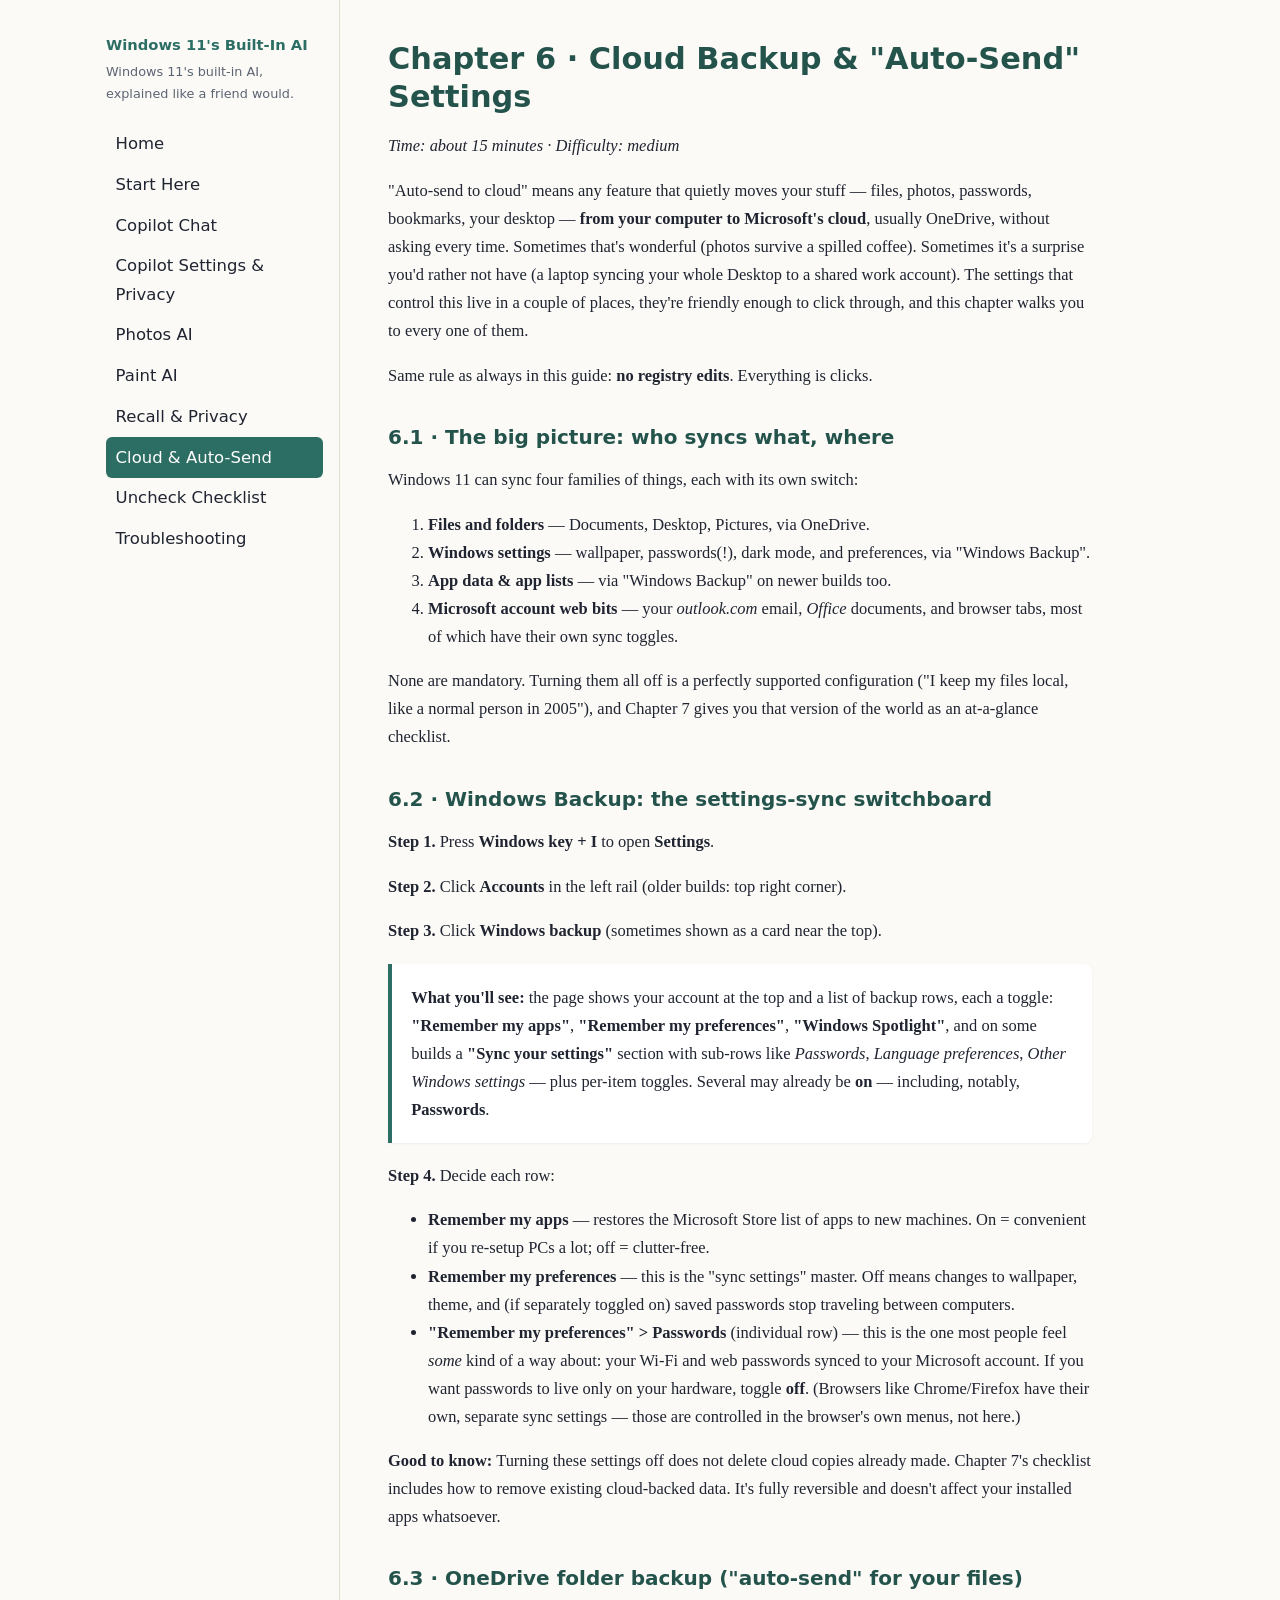
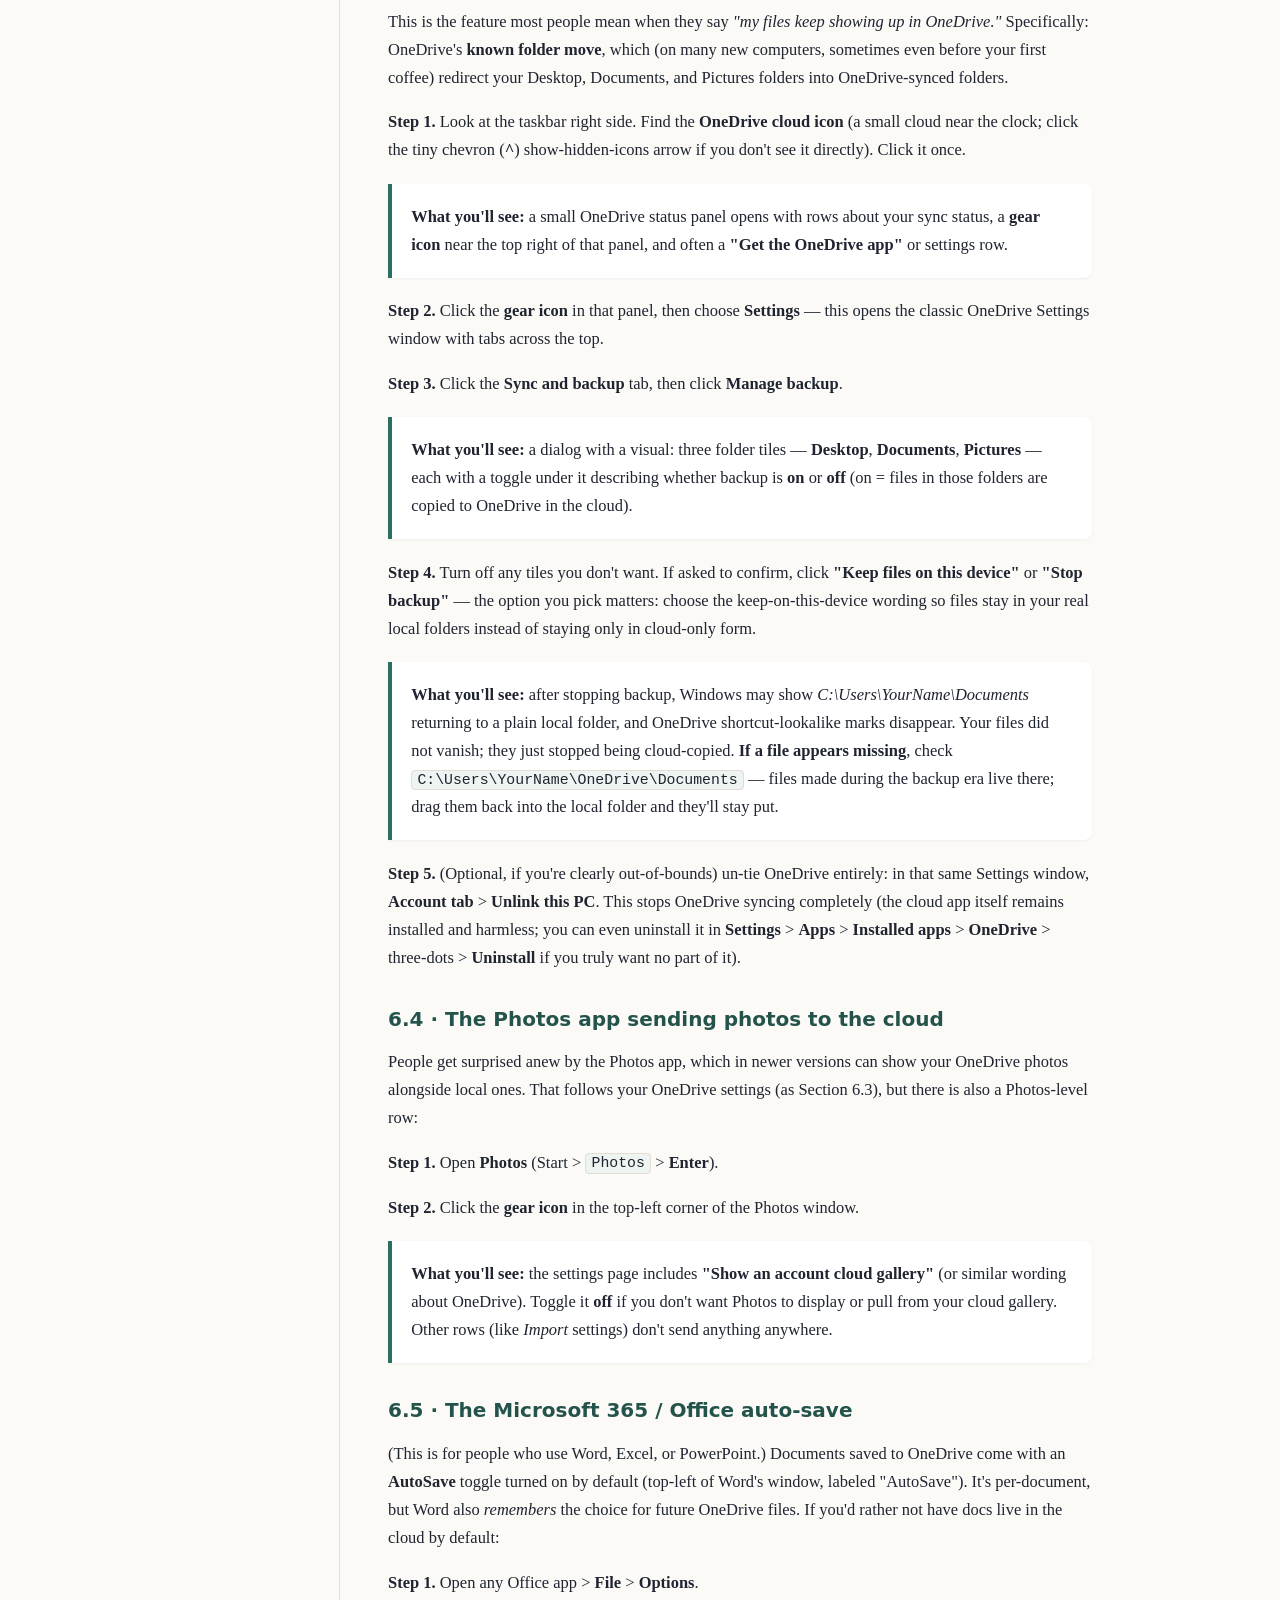
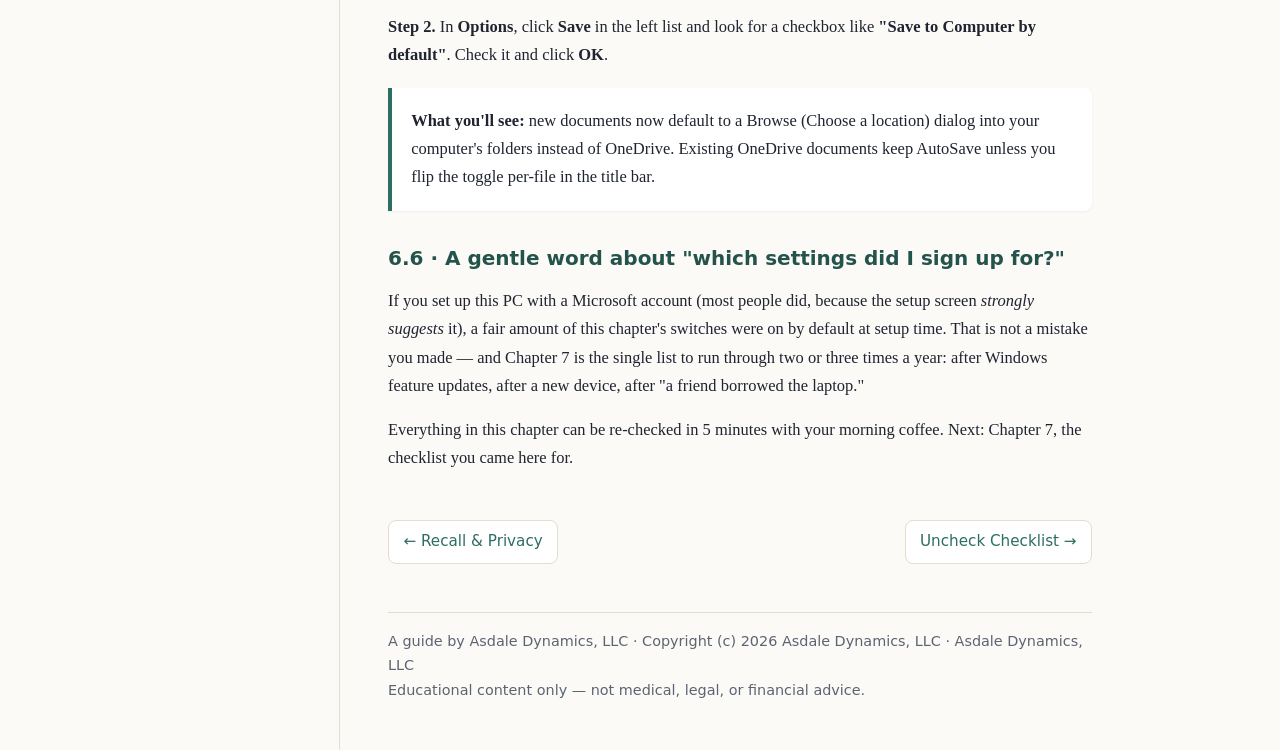
<file: site/06-cloud-backup-and-auto-send.html>
<!DOCTYPE html>
<html lang="en">
<head>
<meta charset="utf-8">
<meta name="viewport" content="width=device-width, initial-scale=1">
<title>Chapter 6 · Cloud Backup &amp; &quot;Auto-Send&quot; Settings · Windows 11's Built-In AI: A Plain-English Guide</title>
<link rel="stylesheet" href="assets/style.css">
</head>
<body>
<div class="layout">
<nav class="toc">
<div class="brand">Windows 11's Built-In AI</div>
<div class="brandline">Windows 11's built-in AI, explained like a friend would.</div>
<ol>
<li><a href="index.html">Home</a></li>
<li><a href="00-start-here.html">Start Here</a></li>
<li><a href="01-copilot-chat.html">Copilot Chat</a></li>
<li><a href="02-copilot-settings-and-privacy.html">Copilot Settings & Privacy</a></li>
<li><a href="03-photos-ai.html">Photos AI</a></li>
<li><a href="04-paint-ai.html">Paint AI</a></li>
<li><a href="05-recall-and-privacy.html">Recall & Privacy</a></li>
<li><a href="06-cloud-backup-and-auto-send.html" class="active">Cloud & Auto-Send</a></li>
<li><a href="07-uncheck-checklist.html">Uncheck Checklist</a></li>
<li><a href="08-troubleshooting.html">Troubleshooting</a></li>
</ol>
</nav>
<main>
<h1 id="chapter-6-cloud-backup-auto-send-settings">Chapter 6 · Cloud Backup &amp; &quot;Auto-Send&quot; Settings</h1>
<p><em>Time: about 15 minutes · Difficulty: medium</em></p>
<p>&quot;Auto-send to cloud&quot; means any feature that quietly moves your stuff — files, photos, passwords, bookmarks, your desktop — <strong>from your computer to Microsoft&#x27;s cloud</strong>, usually OneDrive, without asking every time. Sometimes that&#x27;s wonderful (photos survive a spilled coffee). Sometimes it&#x27;s a surprise you&#x27;d rather not have (a laptop syncing your whole Desktop to a shared work account). The settings that control this live in a couple of places, they&#x27;re friendly enough to click through, and this chapter walks you to every one of them.</p>
<p>Same rule as always in this guide: <strong>no registry edits</strong>. Everything is clicks.</p>
<h2 id="6-1-the-big-picture-who-syncs-what-where">6.1 · The big picture: who syncs what, where</h2>
<p>Windows 11 can sync four families of things, each with its own switch:</p>
<ol>
<li><strong>Files and folders</strong> — Documents, Desktop, Pictures, via OneDrive.</li>
<li><strong>Windows settings</strong> — wallpaper, passwords(!), dark mode, and preferences, via &quot;Windows Backup&quot;.</li>
<li><strong>App data &amp; app lists</strong> — via &quot;Windows Backup&quot; on newer builds too.</li>
<li><strong>Microsoft account web bits</strong> — your <em>outlook.com</em> email, <em>Office</em> documents, and browser tabs, most of which have their own sync toggles.</li>
</ol>
<p>None are mandatory. Turning them all off is a perfectly supported configuration (&quot;I keep my files local, like a normal person in 2005&quot;), and Chapter 7 gives you that version of the world as an at-a-glance checklist.</p>
<h2 id="6-2-windows-backup-the-settings-sync-switchboard">6.2 · Windows Backup: the settings-sync switchboard</h2>
<p><strong>Step 1.</strong> Press <strong>Windows key + I</strong> to open <strong>Settings</strong>.</p>
<p><strong>Step 2.</strong> Click <strong>Accounts</strong> in the left rail (older builds: top right corner).</p>
<p><strong>Step 3.</strong> Click <strong>Windows backup</strong> (sometimes shown as a card near the top).</p>
<blockquote><p><strong>What you&#x27;ll see:</strong> the page shows your account at the top and a list of backup rows, each a toggle: <strong>&quot;Remember my apps&quot;</strong>, <strong>&quot;Remember my preferences&quot;</strong>, <strong>&quot;Windows Spotlight&quot;</strong>, and on some builds a <strong>&quot;Sync your settings&quot;</strong> section with sub-rows like <em>Passwords</em>, <em>Language preferences</em>, <em>Other Windows settings</em> — plus per-item toggles. Several may already be <strong>on</strong> — including, notably, <strong>Passwords</strong>.</p></blockquote>
<p><strong>Step 4.</strong> Decide each row:</p>
<ul>
<li><strong>Remember my apps</strong> — restores the Microsoft Store list of apps to new machines. On = convenient if you re-setup PCs a lot; off = clutter-free.</li>
<li><strong>Remember my preferences</strong> — this is the &quot;sync settings&quot; master. Off means changes to wallpaper, theme, and (if separately toggled on) saved passwords stop traveling between computers.</li>
<li><strong>&quot;Remember my preferences&quot; &gt; Passwords</strong> (individual row) — this is the one most people feel <em>some</em> kind of a way about: your Wi-Fi and web passwords synced to your Microsoft account. If you want passwords to live only on your hardware, toggle <strong>off</strong>. (Browsers like Chrome/Firefox have their own, separate sync settings — those are controlled in the browser&#x27;s own menus, not here.)</li>
</ul>
<p><strong>Good to know:</strong> Turning these settings off does not delete cloud copies already made. Chapter 7&#x27;s checklist includes how to remove existing cloud-backed data. It&#x27;s fully reversible and doesn&#x27;t affect your installed apps whatsoever.</p>
<h2 id="6-3-onedrive-folder-backup-auto-send-for-your-files">6.3 · OneDrive folder backup (&quot;auto-send&quot; for your files)</h2>
<p>This is the feature most people mean when they say <em>&quot;my files keep showing up in OneDrive.&quot;</em> Specifically: OneDrive&#x27;s <strong>known folder move</strong>, which (on many new computers, sometimes even before your first coffee) redirect your Desktop, Documents, and Pictures folders into OneDrive-synced folders.</p>
<p><strong>Step 1.</strong> Look at the taskbar right side. Find the <strong>OneDrive cloud icon</strong> (a small cloud near the clock; click the tiny chevron (<strong>^</strong>) show-hidden-icons arrow if you don&#x27;t see it directly). Click it once.</p>
<blockquote><p><strong>What you&#x27;ll see:</strong> a small OneDrive status panel opens with rows about your sync status, a <strong>gear icon</strong> near the top right of that panel, and often a <strong>&quot;Get the OneDrive app&quot;</strong> or settings row.</p></blockquote>
<p><strong>Step 2.</strong> Click the <strong>gear icon</strong> in that panel, then choose <strong>Settings</strong> — this opens the classic OneDrive Settings window with tabs across the top.</p>
<p><strong>Step 3.</strong> Click the <strong>Sync and backup</strong> tab, then click <strong>Manage backup</strong>.</p>
<blockquote><p><strong>What you&#x27;ll see:</strong> a dialog with a visual: three folder tiles — <strong>Desktop</strong>, <strong>Documents</strong>, <strong>Pictures</strong> — each with a toggle under it describing whether backup is <strong>on</strong> or <strong>off</strong> (on = files in those folders are copied to OneDrive in the cloud).</p></blockquote>
<p><strong>Step 4.</strong> Turn off any tiles you don&#x27;t want. If asked to confirm, click <strong>&quot;Keep files on this device&quot;</strong> or <strong>&quot;Stop backup&quot;</strong> — the option you pick matters: choose the keep-on-this-device wording so files stay in your real local folders instead of staying only in cloud-only form.</p>
<blockquote><p><strong>What you&#x27;ll see:</strong> after stopping backup, Windows may show <em>C:\Users\YourName\Documents</em> returning to a plain local folder, and OneDrive shortcut-lookalike marks disappear. Your files did not vanish; they just stopped being cloud-copied. <strong>If a file appears missing</strong>, check <code>C:\Users\YourName\OneDrive\Documents</code> — files made during the backup era live there; drag them back into the local folder and they&#x27;ll stay put.</p></blockquote>
<p><strong>Step 5.</strong> (Optional, if you&#x27;re clearly out-of-bounds) un-tie OneDrive entirely: in that same Settings window, <strong>Account tab</strong> &gt; <strong>Unlink this PC</strong>. This stops OneDrive syncing completely (the cloud app itself remains installed and harmless; you can even uninstall it in <strong>Settings</strong> &gt; <strong>Apps</strong> &gt; <strong>Installed apps</strong> &gt; <strong>OneDrive</strong> &gt; three-dots &gt; <strong>Uninstall</strong> if you truly want no part of it).</p>
<h2 id="6-4-the-photos-app-sending-photos-to-the-cloud">6.4 · The Photos app sending photos to the cloud</h2>
<p>People get surprised anew by the Photos app, which in newer versions can show your OneDrive photos alongside local ones. That follows your OneDrive settings (as Section 6.3), but there is also a Photos-level row:</p>
<p><strong>Step 1.</strong> Open <strong>Photos</strong> (Start &gt; <code>Photos</code> &gt; <strong>Enter</strong>).</p>
<p><strong>Step 2.</strong> Click the <strong>gear icon</strong> in the top-left corner of the Photos window.</p>
<blockquote><p><strong>What you&#x27;ll see:</strong> the settings page includes <strong>&quot;Show an account cloud gallery&quot;</strong> (or similar wording about OneDrive). Toggle it <strong>off</strong> if you don&#x27;t want Photos to display or pull from your cloud gallery. Other rows (like <em>Import</em> settings) don&#x27;t send anything anywhere.</p></blockquote>
<h2 id="6-5-the-microsoft-365-office-auto-save">6.5 · The Microsoft 365 / Office auto-save</h2>
<p>(This is for people who use Word, Excel, or PowerPoint.) Documents saved to OneDrive come with an <strong>AutoSave</strong> toggle turned on by default (top-left of Word&#x27;s window, labeled &quot;AutoSave&quot;). It&#x27;s per-document, but Word also <em>remembers</em> the choice for future OneDrive files. If you&#x27;d rather not have docs live in the cloud by default:</p>
<p><strong>Step 1.</strong> Open any Office app &gt; <strong>File</strong> &gt; <strong>Options</strong>.</p>
<p><strong>Step 2.</strong> In <strong>Options</strong>, click <strong>Save</strong> in the left list and look for a checkbox like <strong>&quot;Save to Computer by default&quot;</strong>. Check it and click <strong>OK</strong>.</p>
<blockquote><p><strong>What you&#x27;ll see:</strong> new documents now default to a Browse (Choose a location) dialog into your computer&#x27;s folders instead of OneDrive. Existing OneDrive documents keep AutoSave unless you flip the toggle per-file in the title bar.</p></blockquote>
<h2 id="6-6-a-gentle-word-about-which-settings-did-i-sign-up-for">6.6 · A gentle word about &quot;which settings did I sign up for?&quot;</h2>
<p>If you set up this PC with a Microsoft account (most people did, because the setup screen <em>strongly suggests</em> it), a fair amount of this chapter&#x27;s switches were on by default at setup time. That is not a mistake you made — and Chapter 7 is the single list to run through two or three times a year: after Windows feature updates, after a new device, after &quot;a friend borrowed the laptop.&quot;</p>
<p>Everything in this chapter can be re-checked in 5 minutes with your morning coffee. Next: Chapter 7, the checklist you came here for.</p>
<div class="pn"><a href="05-recall-and-privacy.html">&larr; Recall & Privacy</a><a href="07-uncheck-checklist.html">Uncheck Checklist &rarr;</a></div>
<footer>
A guide by Asdale Dynamics, LLC · Copyright (c) 2026 Asdale Dynamics, LLC · Asdale Dynamics, LLC
<br>Educational content only — not medical, legal, or financial advice.
</footer>
</main>
</div>
</body>
</html>
</file>
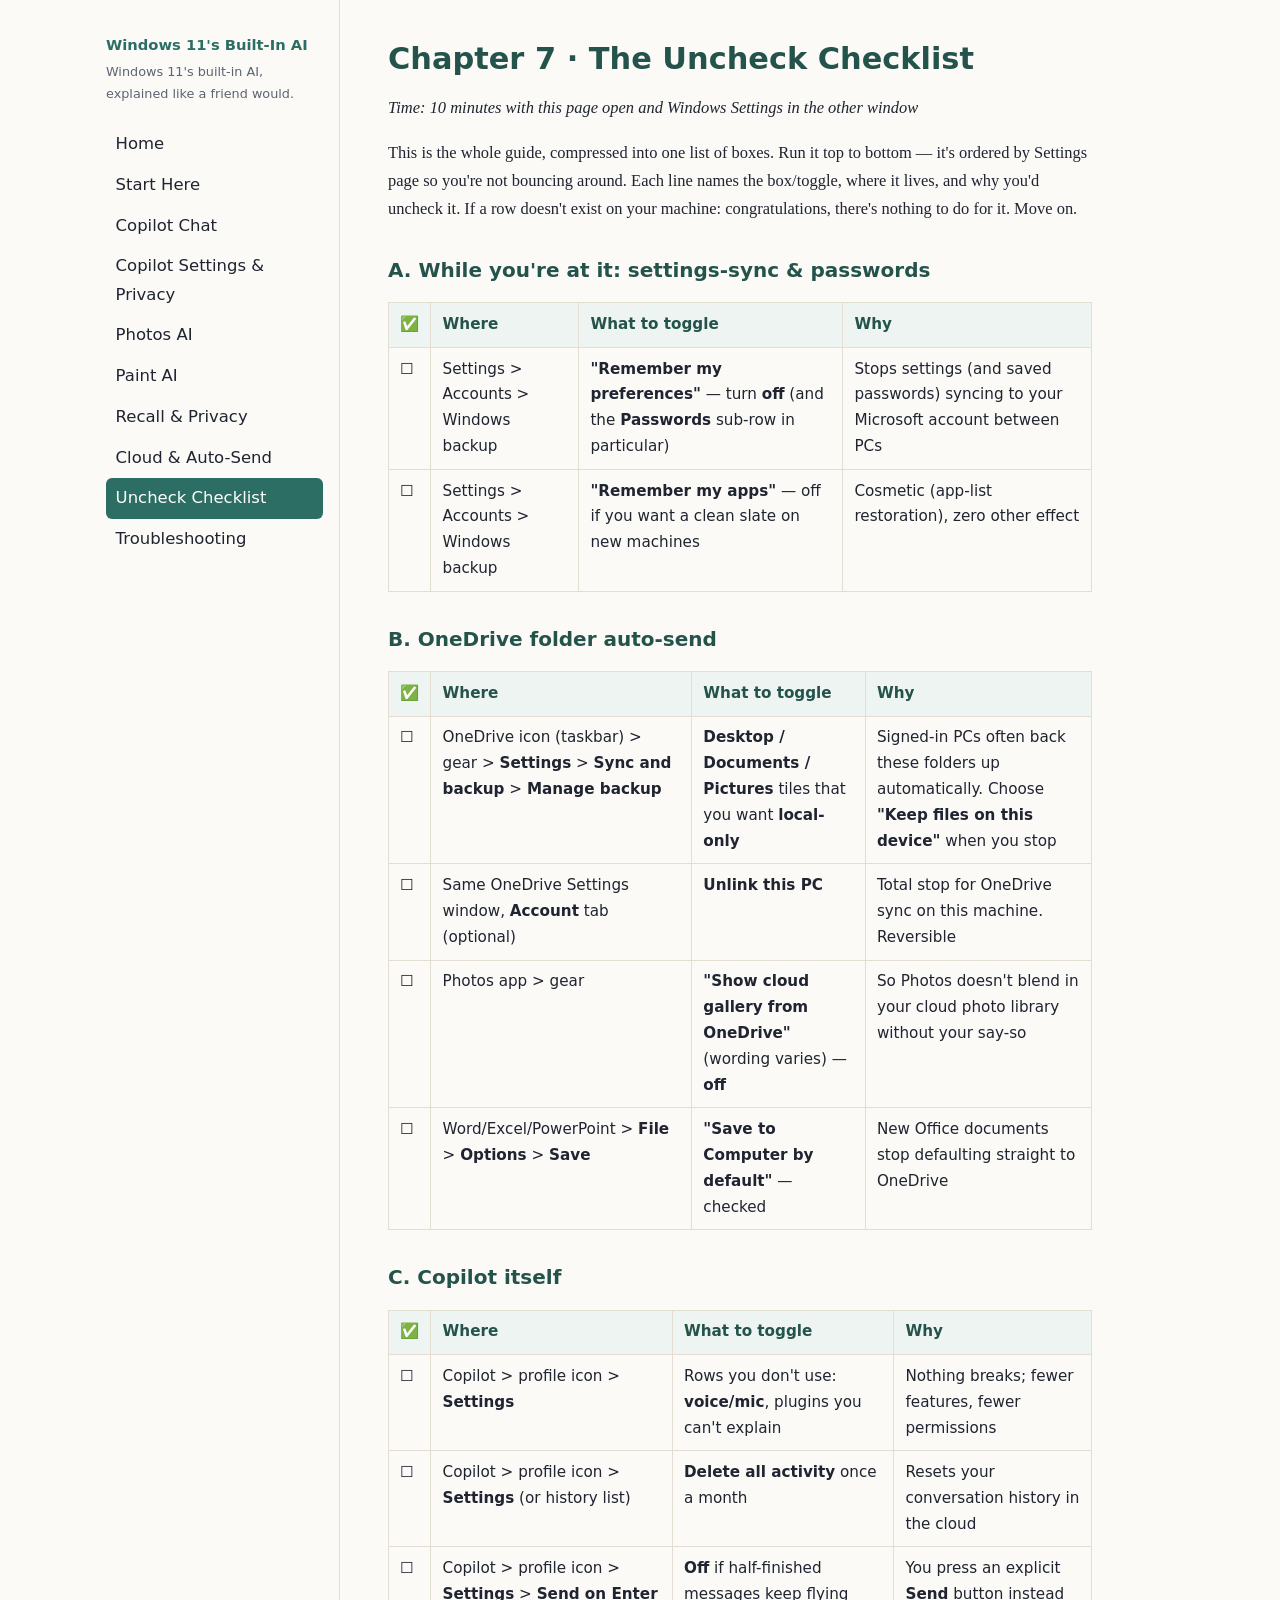
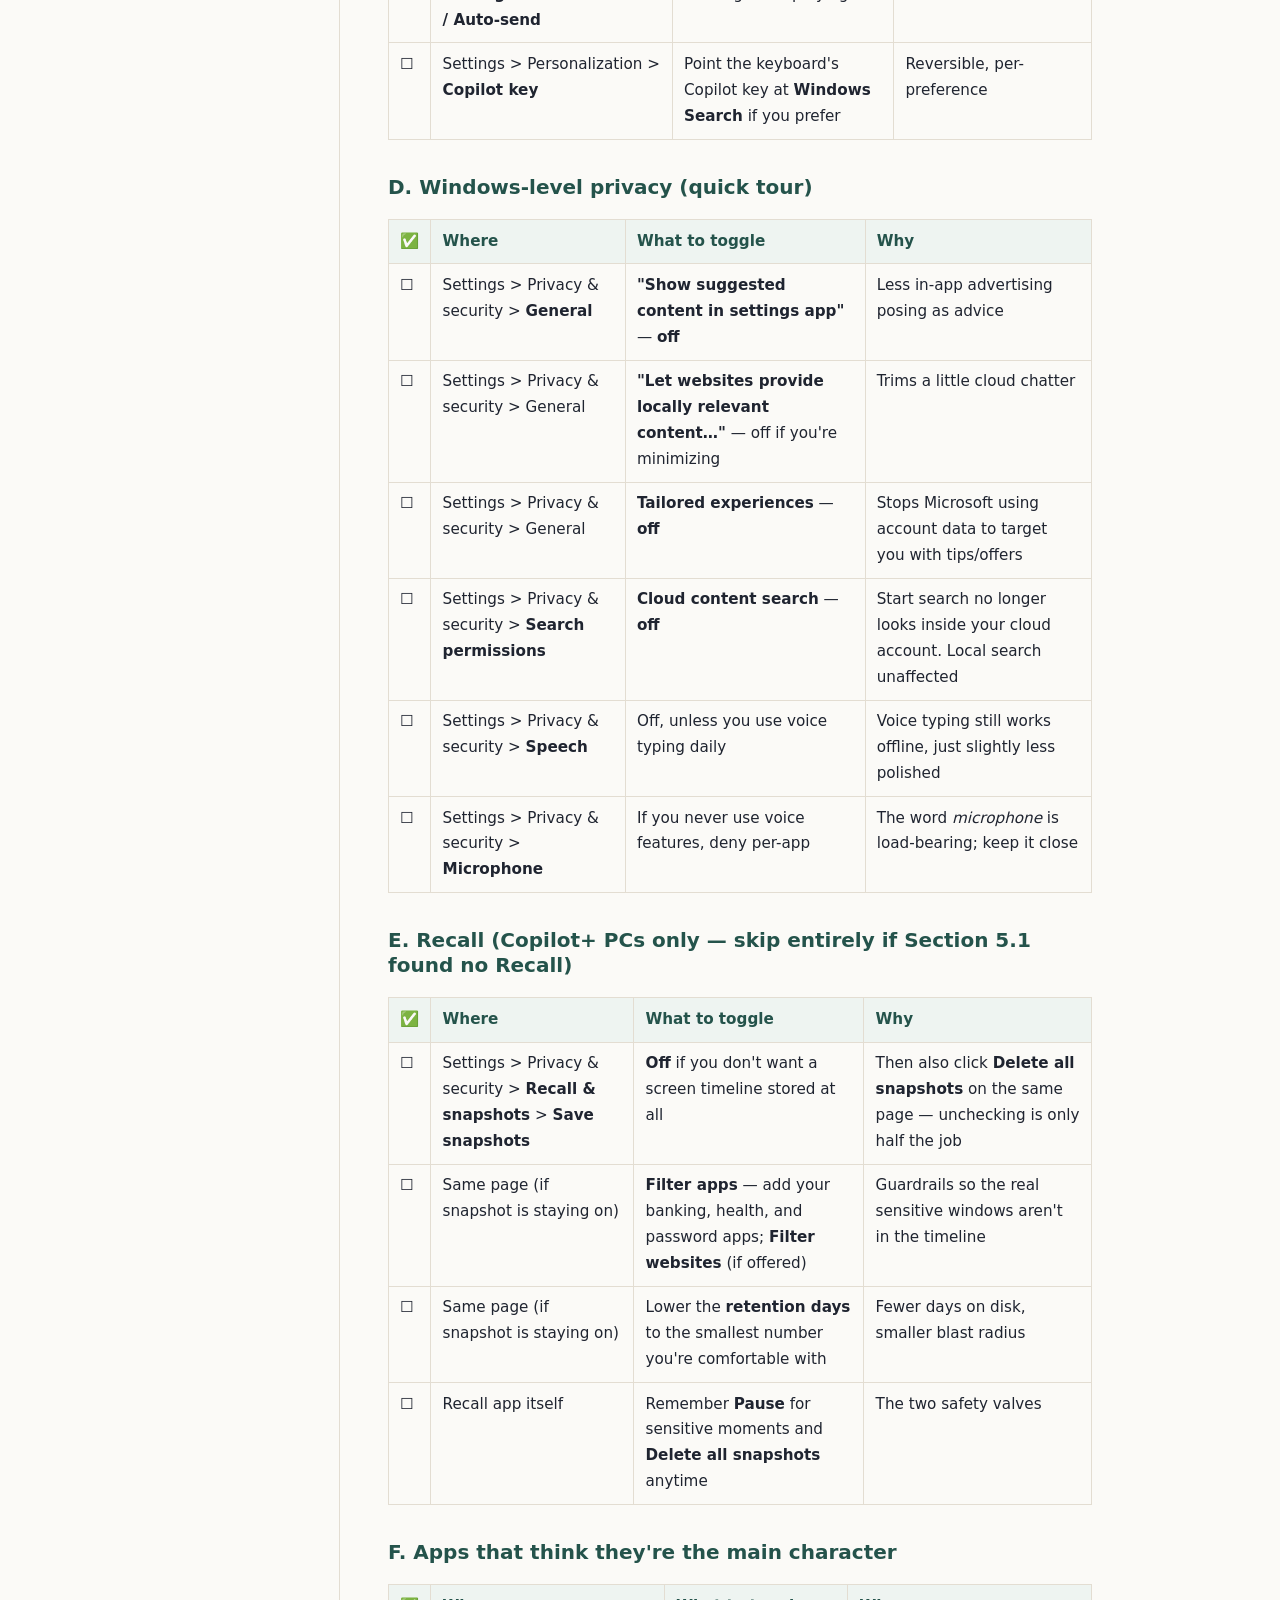
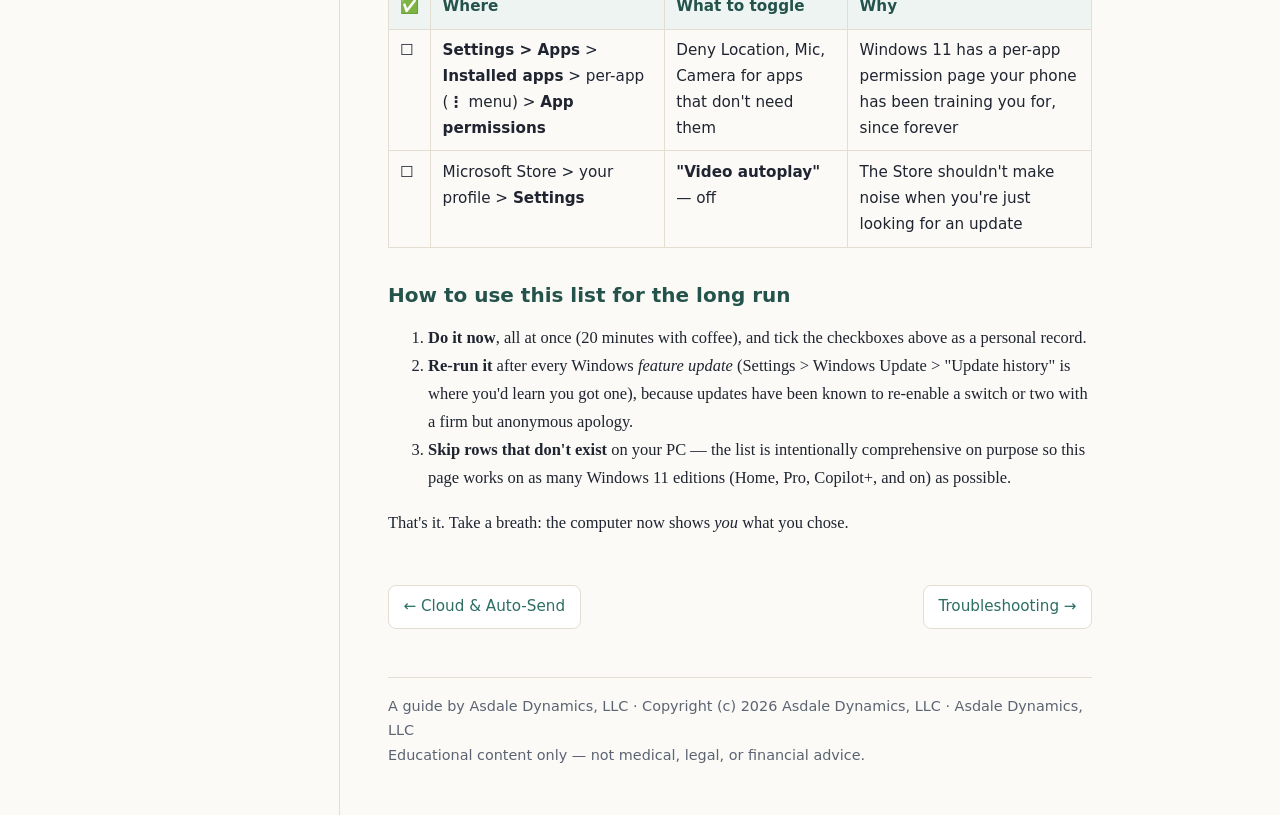
<file: site/07-uncheck-checklist.html>
<!DOCTYPE html>
<html lang="en">
<head>
<meta charset="utf-8">
<meta name="viewport" content="width=device-width, initial-scale=1">
<title>Chapter 7 · The Uncheck Checklist · Windows 11's Built-In AI: A Plain-English Guide</title>
<link rel="stylesheet" href="assets/style.css">
</head>
<body>
<div class="layout">
<nav class="toc">
<div class="brand">Windows 11's Built-In AI</div>
<div class="brandline">Windows 11's built-in AI, explained like a friend would.</div>
<ol>
<li><a href="index.html">Home</a></li>
<li><a href="00-start-here.html">Start Here</a></li>
<li><a href="01-copilot-chat.html">Copilot Chat</a></li>
<li><a href="02-copilot-settings-and-privacy.html">Copilot Settings & Privacy</a></li>
<li><a href="03-photos-ai.html">Photos AI</a></li>
<li><a href="04-paint-ai.html">Paint AI</a></li>
<li><a href="05-recall-and-privacy.html">Recall & Privacy</a></li>
<li><a href="06-cloud-backup-and-auto-send.html">Cloud & Auto-Send</a></li>
<li><a href="07-uncheck-checklist.html" class="active">Uncheck Checklist</a></li>
<li><a href="08-troubleshooting.html">Troubleshooting</a></li>
</ol>
</nav>
<main>
<h1 id="chapter-7-the-uncheck-checklist">Chapter 7 · The Uncheck Checklist</h1>
<p><em>Time: 10 minutes with this page open and Windows Settings in the other window</em></p>
<p>This is the whole guide, compressed into one list of boxes. Run it top to bottom — it&#x27;s ordered by Settings page so you&#x27;re not bouncing around. Each line names the box/toggle, where it lives, and why you&#x27;d uncheck it. If a row doesn&#x27;t exist on your machine: congratulations, there&#x27;s nothing to do for it. Move on.</p>
<h2 id="a-while-you-re-at-it-settings-sync-passwords">A. While you&#x27;re at it: settings-sync &amp; passwords</h2>
<table><thead><tr><th>✅</th><th>Where</th><th>What to toggle</th><th>Why</th></tr></thead><tbody><tr><td>☐</td><td>Settings &gt; Accounts &gt; Windows backup</td><td><strong>&quot;Remember my preferences&quot;</strong> — turn <strong>off</strong> (and the <strong>Passwords</strong> sub-row in particular)</td><td>Stops settings (and saved passwords) syncing to your Microsoft account between PCs</td></tr><tr><td>☐</td><td>Settings &gt; Accounts &gt; Windows backup</td><td><strong>&quot;Remember my apps&quot;</strong> — off if you want a clean slate on new machines</td><td>Cosmetic (app-list restoration), zero other effect</td></tr></tbody></table>
<h2 id="b-onedrive-folder-auto-send">B. OneDrive folder auto-send</h2>
<table><thead><tr><th>✅</th><th>Where</th><th>What to toggle</th><th>Why</th></tr></thead><tbody><tr><td>☐</td><td>OneDrive icon (taskbar) &gt; gear &gt; <strong>Settings</strong> &gt; <strong>Sync and backup</strong> &gt; <strong>Manage backup</strong></td><td><strong>Desktop / Documents / Pictures</strong> tiles that you want <strong>local-only</strong></td><td>Signed-in PCs often back these folders up automatically. Choose <strong>&quot;Keep files on this device&quot;</strong> when you stop</td></tr><tr><td>☐</td><td>Same OneDrive Settings window, <strong>Account</strong> tab (optional)</td><td><strong>Unlink this PC</strong></td><td>Total stop for OneDrive sync on this machine. Reversible</td></tr><tr><td>☐</td><td>Photos app &gt; gear</td><td><strong>&quot;Show cloud gallery from OneDrive&quot;</strong> (wording varies) — <strong>off</strong></td><td>So Photos doesn&#x27;t blend in your cloud photo library without your say-so</td></tr><tr><td>☐</td><td>Word/Excel/PowerPoint &gt; <strong>File</strong> &gt; <strong>Options</strong> &gt; <strong>Save</strong></td><td><strong>&quot;Save to Computer by default&quot;</strong> — checked</td><td>New Office documents stop defaulting straight to OneDrive</td></tr></tbody></table>
<h2 id="c-copilot-itself">C. Copilot itself</h2>
<table><thead><tr><th>✅</th><th>Where</th><th>What to toggle</th><th>Why</th></tr></thead><tbody><tr><td>☐</td><td>Copilot &gt; profile icon &gt; <strong>Settings</strong></td><td>Rows you don&#x27;t use: <strong>voice/mic</strong>, plugins you can&#x27;t explain</td><td>Nothing breaks; fewer features, fewer permissions</td></tr><tr><td>☐</td><td>Copilot &gt; profile icon &gt; <strong>Settings</strong> (or history list)</td><td><strong>Delete all activity</strong> once a month</td><td>Resets your conversation history in the cloud</td></tr><tr><td>☐</td><td>Copilot &gt; profile icon &gt; <strong>Settings</strong> &gt; <strong>Send on Enter / Auto-send</strong></td><td><strong>Off</strong> if half-finished messages keep flying</td><td>You press an explicit <strong>Send</strong> button instead</td></tr><tr><td>☐</td><td>Settings &gt; Personalization &gt; <strong>Copilot key</strong></td><td>Point the keyboard&#x27;s Copilot key at <strong>Windows Search</strong> if you prefer</td><td>Reversible, per-preference</td></tr></tbody></table>
<h2 id="d-windows-level-privacy-quick-tour">D. Windows-level privacy (quick tour)</h2>
<table><thead><tr><th>✅</th><th>Where</th><th>What to toggle</th><th>Why</th></tr></thead><tbody><tr><td>☐</td><td>Settings &gt; Privacy &amp; security &gt; <strong>General</strong></td><td><strong>&quot;Show suggested content in settings app&quot;</strong> — <strong>off</strong></td><td>Less in-app advertising posing as advice</td></tr><tr><td>☐</td><td>Settings &gt; Privacy &amp; security &gt; General</td><td><strong>&quot;Let websites provide locally relevant content…&quot;</strong> — off if you&#x27;re minimizing</td><td>Trims a little cloud chatter</td></tr><tr><td>☐</td><td>Settings &gt; Privacy &amp; security &gt; General</td><td><strong>Tailored experiences</strong> — <strong>off</strong></td><td>Stops Microsoft using account data to target you with tips/offers</td></tr><tr><td>☐</td><td>Settings &gt; Privacy &amp; security &gt; <strong>Search permissions</strong></td><td><strong>Cloud content search</strong> — <strong>off</strong></td><td>Start search no longer looks inside your cloud account. Local search unaffected</td></tr><tr><td>☐</td><td>Settings &gt; Privacy &amp; security &gt; <strong>Speech</strong></td><td>Off, unless you use voice typing daily</td><td>Voice typing still works offline, just slightly less polished</td></tr><tr><td>☐</td><td>Settings &gt; Privacy &amp; security &gt; <strong>Microphone</strong></td><td>If you never use voice features, deny per-app</td><td>The word <em>microphone</em> is load-bearing; keep it close</td></tr></tbody></table>
<h2 id="e-recall-copilot-pcs-only-skip-entirely-if-section-5-1-found-no-recall">E. Recall (Copilot+ PCs only — skip entirely if Section 5.1 found no Recall)</h2>
<table><thead><tr><th>✅</th><th>Where</th><th>What to toggle</th><th>Why</th></tr></thead><tbody><tr><td>☐</td><td>Settings &gt; Privacy &amp; security &gt; <strong>Recall &amp; snapshots</strong> &gt; <strong>Save snapshots</strong></td><td><strong>Off</strong> if you don&#x27;t want a screen timeline stored at all</td><td>Then also click <strong>Delete all snapshots</strong> on the same page — unchecking is only half the job</td></tr><tr><td>☐</td><td>Same page (if snapshot is staying on)</td><td><strong>Filter apps</strong> — add your banking, health, and password apps; <strong>Filter websites</strong> (if offered)</td><td>Guardrails so the real sensitive windows aren&#x27;t in the timeline</td></tr><tr><td>☐</td><td>Same page (if snapshot is staying on)</td><td>Lower the <strong>retention days</strong> to the smallest number you&#x27;re comfortable with</td><td>Fewer days on disk, smaller blast radius</td></tr><tr><td>☐</td><td>Recall app itself</td><td>Remember <strong>Pause</strong> for sensitive moments and <strong>Delete all snapshots</strong> anytime</td><td>The two safety valves</td></tr></tbody></table>
<h2 id="f-apps-that-think-they-re-the-main-character">F. Apps that think they&#x27;re the main character</h2>
<table><thead><tr><th>✅</th><th>Where</th><th>What to toggle</th><th>Why</th></tr></thead><tbody><tr><td>☐</td><td><strong>Settings &gt; Apps</strong> &gt; <strong>Installed apps</strong> &gt; per-app (<strong>⋮</strong> menu) &gt; <strong>App permissions</strong></td><td>Deny Location, Mic, Camera for apps that don&#x27;t need them</td><td>Windows 11 has a per-app permission page your phone has been training you for, since forever</td></tr><tr><td>☐</td><td>Microsoft Store &gt; your profile &gt; <strong>Settings</strong></td><td><strong>&quot;Video autoplay&quot;</strong> — off</td><td>The Store shouldn&#x27;t make noise when you&#x27;re just looking for an update</td></tr></tbody></table>
<h2 id="how-to-use-this-list-for-the-long-run">How to use this list for the long run</h2>
<ol>
<li><strong>Do it now</strong>, all at once (20 minutes with coffee), and tick the checkboxes above as a personal record.</li>
<li><strong>Re-run it</strong> after every Windows <em>feature update</em> (Settings &gt; Windows Update &gt; &quot;Update history&quot; is where you&#x27;d learn you got one), because updates have been known to re-enable a switch or two with a firm but anonymous apology.</li>
<li><strong>Skip rows that don&#x27;t exist</strong> on your PC — the list is intentionally comprehensive on purpose so this page works on as many Windows 11 editions (Home, Pro, Copilot+, and on) as possible.</li>
</ol>
<p>That&#x27;s it. Take a breath: the computer now shows <em>you</em> what you chose.</p>
<div class="pn"><a href="06-cloud-backup-and-auto-send.html">&larr; Cloud & Auto-Send</a><a href="08-troubleshooting.html">Troubleshooting &rarr;</a></div>
<footer>
A guide by Asdale Dynamics, LLC · Copyright (c) 2026 Asdale Dynamics, LLC · Asdale Dynamics, LLC
<br>Educational content only — not medical, legal, or financial advice.
</footer>
</main>
</div>
</body>
</html>
</file>
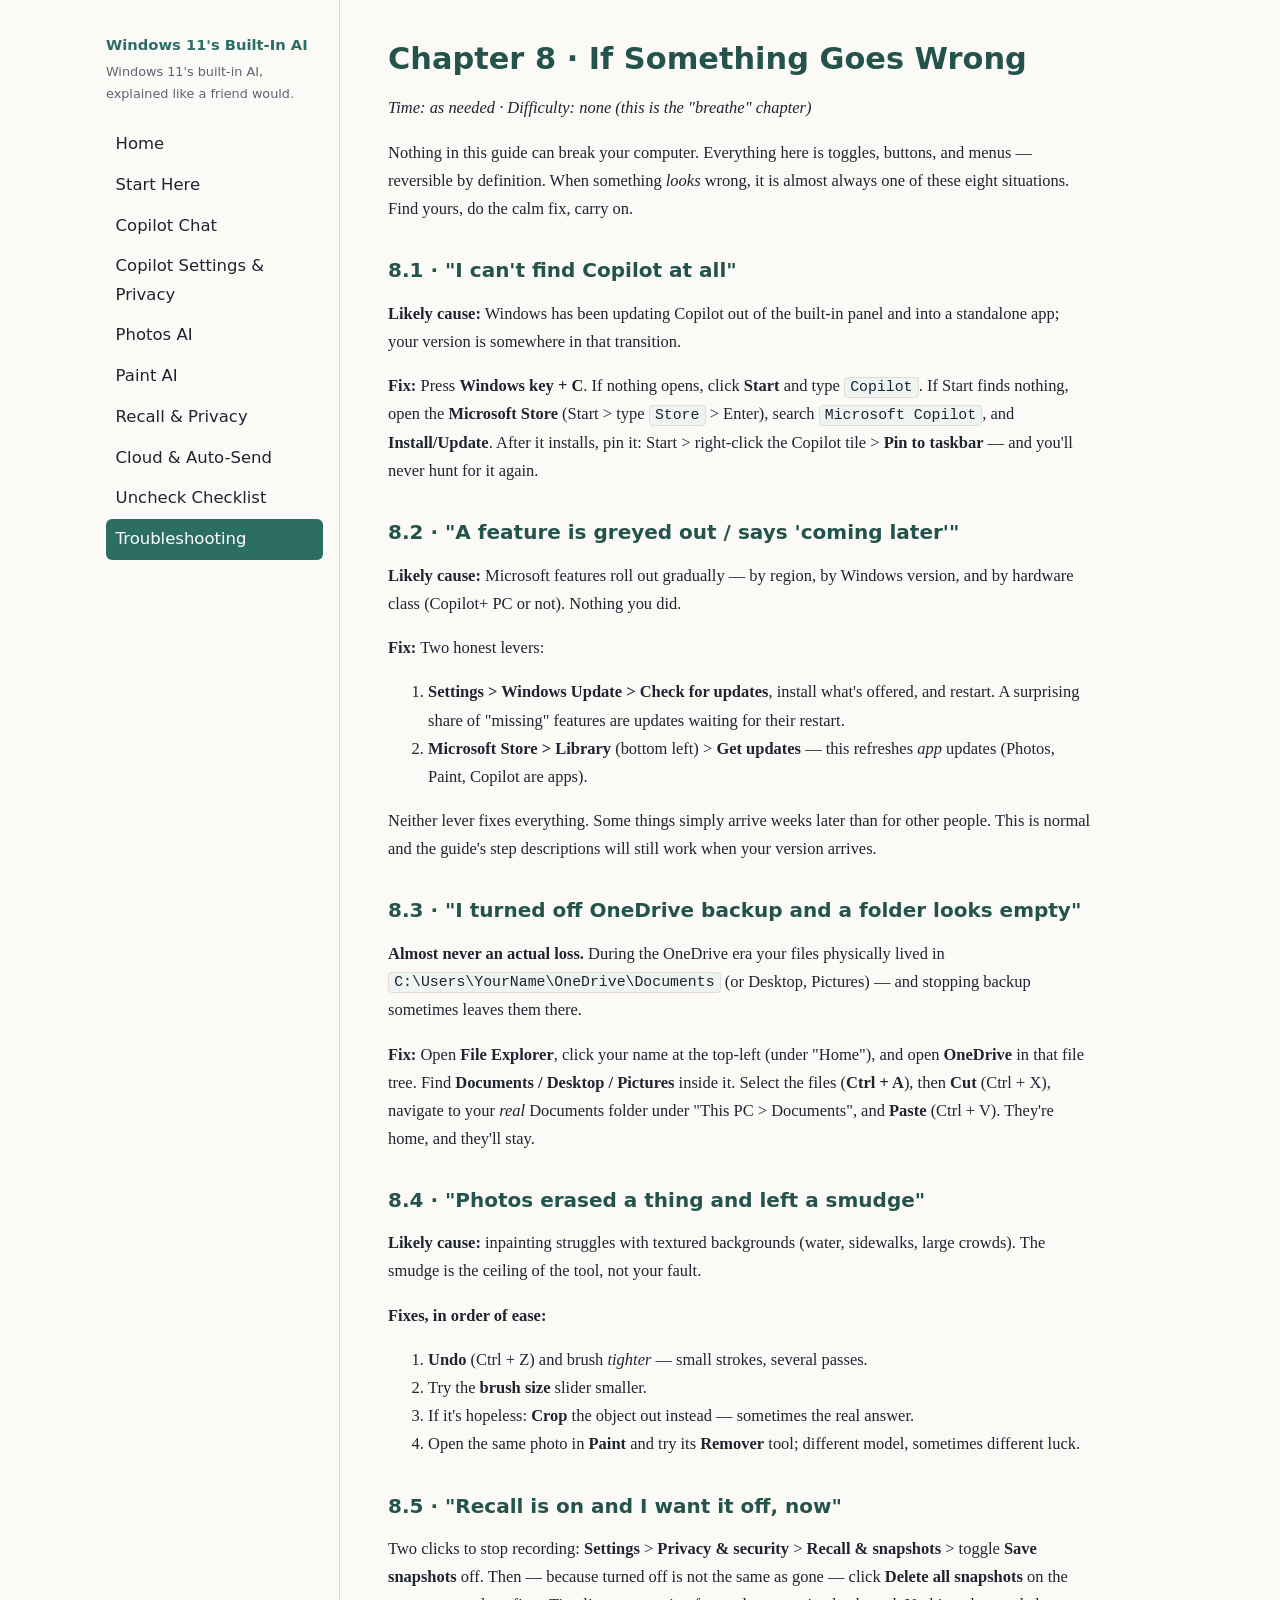
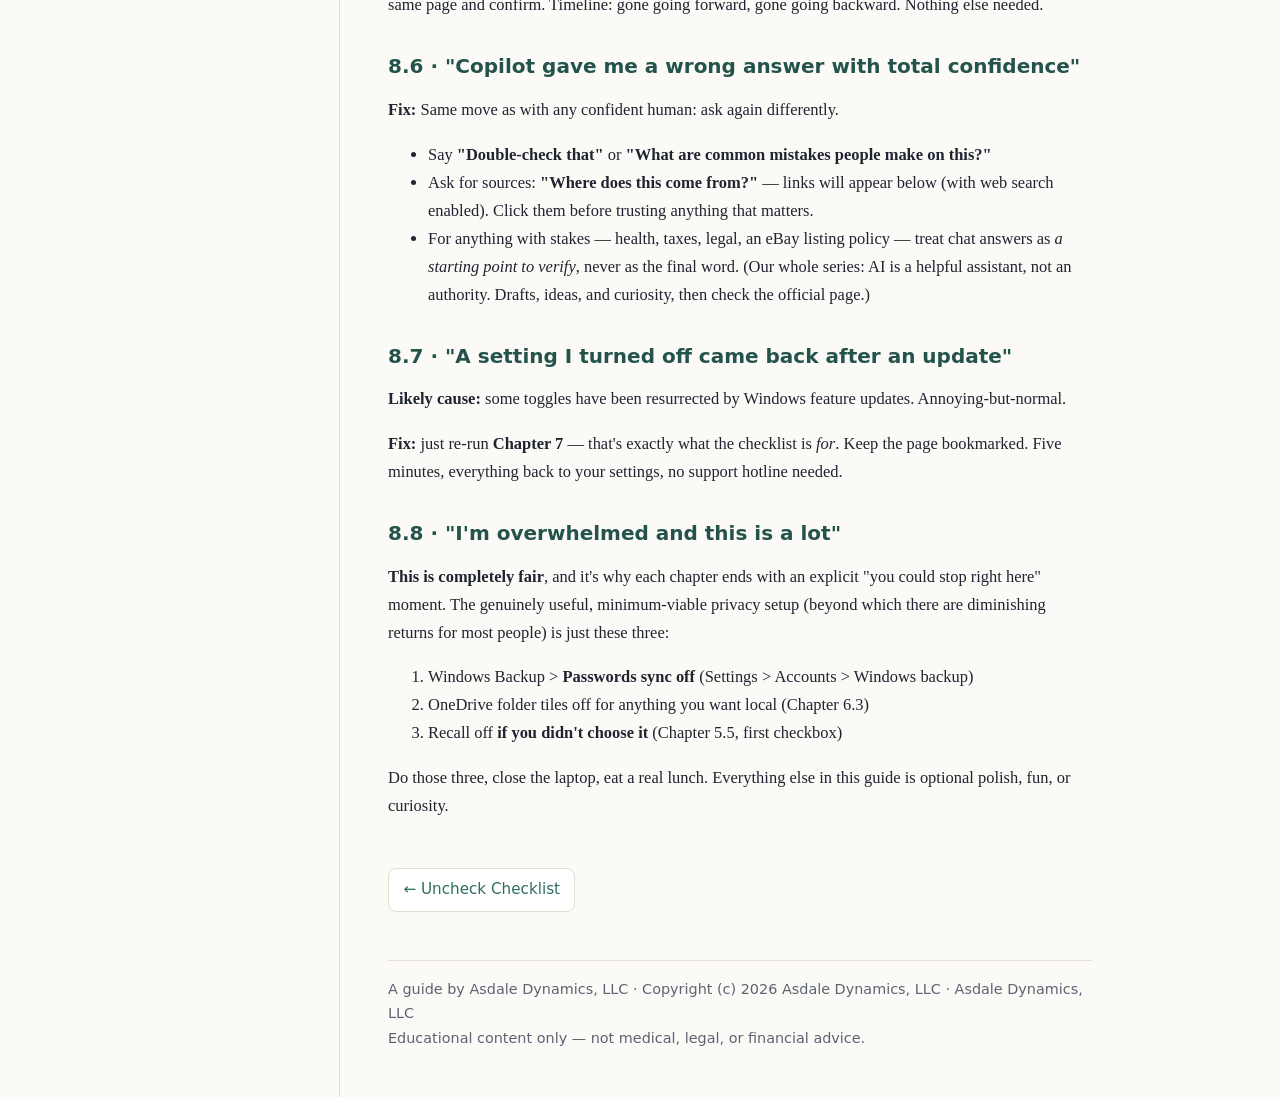
<file: site/08-troubleshooting.html>
<!DOCTYPE html>
<html lang="en">
<head>
<meta charset="utf-8">
<meta name="viewport" content="width=device-width, initial-scale=1">
<title>Chapter 8 · If Something Goes Wrong · Windows 11's Built-In AI: A Plain-English Guide</title>
<link rel="stylesheet" href="assets/style.css">
</head>
<body>
<div class="layout">
<nav class="toc">
<div class="brand">Windows 11's Built-In AI</div>
<div class="brandline">Windows 11's built-in AI, explained like a friend would.</div>
<ol>
<li><a href="index.html">Home</a></li>
<li><a href="00-start-here.html">Start Here</a></li>
<li><a href="01-copilot-chat.html">Copilot Chat</a></li>
<li><a href="02-copilot-settings-and-privacy.html">Copilot Settings & Privacy</a></li>
<li><a href="03-photos-ai.html">Photos AI</a></li>
<li><a href="04-paint-ai.html">Paint AI</a></li>
<li><a href="05-recall-and-privacy.html">Recall & Privacy</a></li>
<li><a href="06-cloud-backup-and-auto-send.html">Cloud & Auto-Send</a></li>
<li><a href="07-uncheck-checklist.html">Uncheck Checklist</a></li>
<li><a href="08-troubleshooting.html" class="active">Troubleshooting</a></li>
</ol>
</nav>
<main>
<h1 id="chapter-8-if-something-goes-wrong">Chapter 8 · If Something Goes Wrong</h1>
<p><em>Time: as needed · Difficulty: none (this is the &quot;breathe&quot; chapter)</em></p>
<p>Nothing in this guide can break your computer. Everything here is toggles, buttons, and menus — reversible by definition. When something <em>looks</em> wrong, it is almost always one of these eight situations. Find yours, do the calm fix, carry on.</p>
<h2 id="8-1-i-can-t-find-copilot-at-all">8.1 · &quot;I can&#x27;t find Copilot at all&quot;</h2>
<p><strong>Likely cause:</strong> Windows has been updating Copilot out of the built-in panel and into a standalone app; your version is somewhere in that transition.</p>
<p><strong>Fix:</strong> Press <strong>Windows key + C</strong>. If nothing opens, click <strong>Start</strong> and type <code>Copilot</code>. If Start finds nothing, open the <strong>Microsoft Store</strong> (Start &gt; type <code>Store</code> &gt; Enter), search <code>Microsoft Copilot</code>, and <strong>Install/Update</strong>. After it installs, pin it: Start &gt; right-click the Copilot tile &gt; <strong>Pin to taskbar</strong> — and you&#x27;ll never hunt for it again.</p>
<h2 id="8-2-a-feature-is-greyed-out-says-coming-later">8.2 · &quot;A feature is greyed out / says &#x27;coming later&#x27;&quot;</h2>
<p><strong>Likely cause:</strong> Microsoft features roll out gradually — by region, by Windows version, and by hardware class (Copilot+ PC or not). Nothing you did.</p>
<p><strong>Fix:</strong> Two honest levers:</p>
<ol>
<li><strong>Settings &gt; Windows Update &gt; Check for updates</strong>, install what&#x27;s offered, and restart. A surprising share of &quot;missing&quot; features are updates waiting for their restart.</li>
<li><strong>Microsoft Store &gt; Library</strong> (bottom left) &gt; <strong>Get updates</strong> — this refreshes <em>app</em> updates (Photos, Paint, Copilot are apps).</li>
</ol>
<p>Neither lever fixes everything. Some things simply arrive weeks later than for other people. This is normal and the guide&#x27;s step descriptions will still work when your version arrives.</p>
<h2 id="8-3-i-turned-off-onedrive-backup-and-a-folder-looks-empty">8.3 · &quot;I turned off OneDrive backup and a folder looks empty&quot;</h2>
<p><strong>Almost never an actual loss.</strong> During the OneDrive era your files physically lived in <code>C:\Users\YourName\OneDrive\Documents</code> (or Desktop, Pictures) — and stopping backup sometimes leaves them there.</p>
<p><strong>Fix:</strong> Open <strong>File Explorer</strong>, click your name at the top-left (under &quot;Home&quot;), and open <strong>OneDrive</strong> in that file tree. Find <strong>Documents / Desktop / Pictures</strong> inside it. Select the files (<strong>Ctrl + A</strong>), then <strong>Cut</strong> (Ctrl + X), navigate to your <em>real</em> Documents folder under &quot;This PC &gt; Documents&quot;, and <strong>Paste</strong> (Ctrl + V). They&#x27;re home, and they&#x27;ll stay.</p>
<h2 id="8-4-photos-erased-a-thing-and-left-a-smudge">8.4 · &quot;Photos erased a thing and left a smudge&quot;</h2>
<p><strong>Likely cause:</strong> inpainting struggles with textured backgrounds (water, sidewalks, large crowds). The smudge is the ceiling of the tool, not your fault.</p>
<p><strong>Fixes, in order of ease:</strong></p>
<ol>
<li><strong>Undo</strong> (Ctrl + Z) and brush <em>tighter</em> — small strokes, several passes.</li>
<li>Try the <strong>brush size</strong> slider smaller.</li>
<li>If it&#x27;s hopeless: <strong>Crop</strong> the object out instead — sometimes the real answer.</li>
<li>Open the same photo in <strong>Paint</strong> and try its <strong>Remover</strong> tool; different model, sometimes different luck.</li>
</ol>
<h2 id="8-5-recall-is-on-and-i-want-it-off-now">8.5 · &quot;Recall is on and I want it off, now&quot;</h2>
<p>Two clicks to stop recording: <strong>Settings</strong> &gt; <strong>Privacy &amp; security</strong> &gt; <strong>Recall &amp; snapshots</strong> &gt; toggle <strong>Save snapshots</strong> off. Then — because turned off is not the same as gone — click <strong>Delete all snapshots</strong> on the same page and confirm. Timeline: gone going forward, gone going backward. Nothing else needed.</p>
<h2 id="8-6-copilot-gave-me-a-wrong-answer-with-total-confidence">8.6 · &quot;Copilot gave me a wrong answer with total confidence&quot;</h2>
<p><strong>Fix:</strong> Same move as with any confident human: ask again differently.</p>
<ul>
<li>Say <strong>&quot;Double-check that&quot;</strong> or <strong>&quot;What are common mistakes people make on this?&quot;</strong></li>
<li>Ask for sources: <strong>&quot;Where does this come from?&quot;</strong> — links will appear below (with web search enabled). Click them before trusting anything that matters.</li>
<li>For anything with stakes — health, taxes, legal, an eBay listing policy — treat chat answers as <em>a starting point to verify</em>, never as the final word. (Our whole series: AI is a helpful assistant, not an authority. Drafts, ideas, and curiosity, then check the official page.)</li>
</ul>
<h2 id="8-7-a-setting-i-turned-off-came-back-after-an-update">8.7 · &quot;A setting I turned off came back after an update&quot;</h2>
<p><strong>Likely cause:</strong> some toggles have been resurrected by Windows feature updates. Annoying-but-normal.</p>
<p><strong>Fix:</strong> just re-run <strong>Chapter 7</strong> — that&#x27;s exactly what the checklist is <em>for</em>. Keep the page bookmarked. Five minutes, everything back to your settings, no support hotline needed.</p>
<h2 id="8-8-i-m-overwhelmed-and-this-is-a-lot">8.8 · &quot;I&#x27;m overwhelmed and this is a lot&quot;</h2>
<p><strong>This is completely fair</strong>, and it&#x27;s why each chapter ends with an explicit &quot;you could stop right here&quot; moment. The genuinely useful, minimum-viable privacy setup (beyond which there are diminishing returns for most people) is just these three:</p>
<ol>
<li>Windows Backup &gt; <strong>Passwords sync off</strong> (Settings &gt; Accounts &gt; Windows backup)</li>
<li>OneDrive folder tiles off for anything you want local (Chapter 6.3)</li>
<li>Recall off <strong>if you didn&#x27;t choose it</strong> (Chapter 5.5, first checkbox)</li>
</ol>
<p>Do those three, close the laptop, eat a real lunch. Everything else in this guide is optional polish, fun, or curiosity.</p>
<div class="pn"><a href="07-uncheck-checklist.html">&larr; Uncheck Checklist</a></div>
<footer>
A guide by Asdale Dynamics, LLC · Copyright (c) 2026 Asdale Dynamics, LLC · Asdale Dynamics, LLC
<br>Educational content only — not medical, legal, or financial advice.
</footer>
</main>
</div>
</body>
</html>
</file>
<file: site/assets/style.css>
:root {
  --ink: #1f2430; --muted: #5c6472; --paper: #fbfaf7; --card: #ffffff;
  --accent: #2c6e63; --accent-2: #24534b; --line: #e3ddd2; --hi: #eef4f1;
}
* { box-sizing: border-box; }
body {
  margin: 0; background: var(--paper); color: var(--ink);
  font-family: Georgia, 'Times New Roman', serif; line-height: 1.7;
}
.layout { display: flex; max-width: 1100px; margin: 0 auto; min-height: 100vh; }
nav.toc {
  width: 250px; flex: none; padding: 2rem 1rem; border-right: 1px solid var(--line);
  font-family: 'Segoe UI', system-ui, -apple-system, sans-serif; font-size: 0.92rem;
}
@media (max-width: 800px) {
  .layout { display: block; }
  nav.toc { width: auto; border-right: 0; border-bottom: 1px solid var(--line); }
}
nav.toc .brand { font-weight: 700; color: var(--accent); margin-bottom: 0.25rem; }
nav.toc .brandline { color: var(--muted); font-size: 0.8rem; margin-bottom: 1.2rem; }
nav.toc ol { margin: 0; padding: 0; list-style: none; }
nav.toc li { margin: 0; }
nav.toc li a {
  display: block; padding: 0.4rem 0.6rem; border-radius: 6px; color: var(--ink);
  text-decoration: none;
}
nav.toc li a:hover { background: var(--hi); }
nav.toc li a.active { background: var(--accent); color: #fff; }
main { flex: 1; padding: 2.5rem 3rem 3rem; max-width: 800px; }
@media (max-width: 800px) { main { padding: 1.5rem 1.25rem 2.5rem; } }
h1, h2, h3 { font-family: 'Segoe UI', system-ui, -apple-system, sans-serif; line-height: 1.25; }
h1 { font-size: 1.9rem; color: var(--accent-2); margin: 0 0 1rem; }
h2 { font-size: 1.25rem; color: var(--accent-2); margin-top: 2.2rem; }
h3 { font-size: 1.05rem; margin-top: 1.6rem; }
p, li { font-size: 1.03rem; }
a { color: var(--accent); }
code {
  font-family: Consolas, 'Cascadia Mono', monospace; font-size: 0.9em;
  background: var(--hi); border: 1px solid var(--line);
  border-radius: 4px; padding: 0.1em 0.35em;
}
pre { background: var(--hi); border: 1px solid var(--line); border-radius: 8px;
  padding: 1rem; overflow-x: auto; white-space: pre-wrap; }
pre code { background: none; border: 0; padding: 0; }
blockquote {
  margin: 1.2rem 0; padding: 0.9rem 1.2rem; background: var(--card);
  border-left: 4px solid var(--accent); border-radius: 0 8px 8px 0;
  box-shadow: 0 1px 3px rgba(0,0,0,0.05);
}
blockquote p { margin: 0.3rem 0; }
table { border-collapse: collapse; width: 100%; margin: 1.2rem 0;
  font-family: 'Segoe UI', system-ui, sans-serif; font-size: 0.95rem; }
th, td { border: 1px solid var(--line); padding: 0.55rem 0.7rem;
  text-align: left; vertical-align: top; }
th { background: var(--hi); color: var(--accent-2); }
hr { border: 0; border-top: 1px solid var(--line); margin: 2.2rem 0; }
.pn { display: flex; justify-content: space-between; gap: 1rem; margin-top: 3rem;
  font-family: 'Segoe UI', system-ui, sans-serif; font-size: 0.95rem; }
.pn a { text-decoration: none; padding: 0.5rem 0.9rem; border: 1px solid var(--line);
  border-radius: 8px; background: var(--card); }
.pn a:hover { background: var(--hi); }
footer { margin-top: 3rem; padding-top: 1rem; border-top: 1px solid var(--line);
  color: var(--muted); font-size: 0.9rem;
  font-family: 'Segoe UI', system-ui, sans-serif; }
</file>
